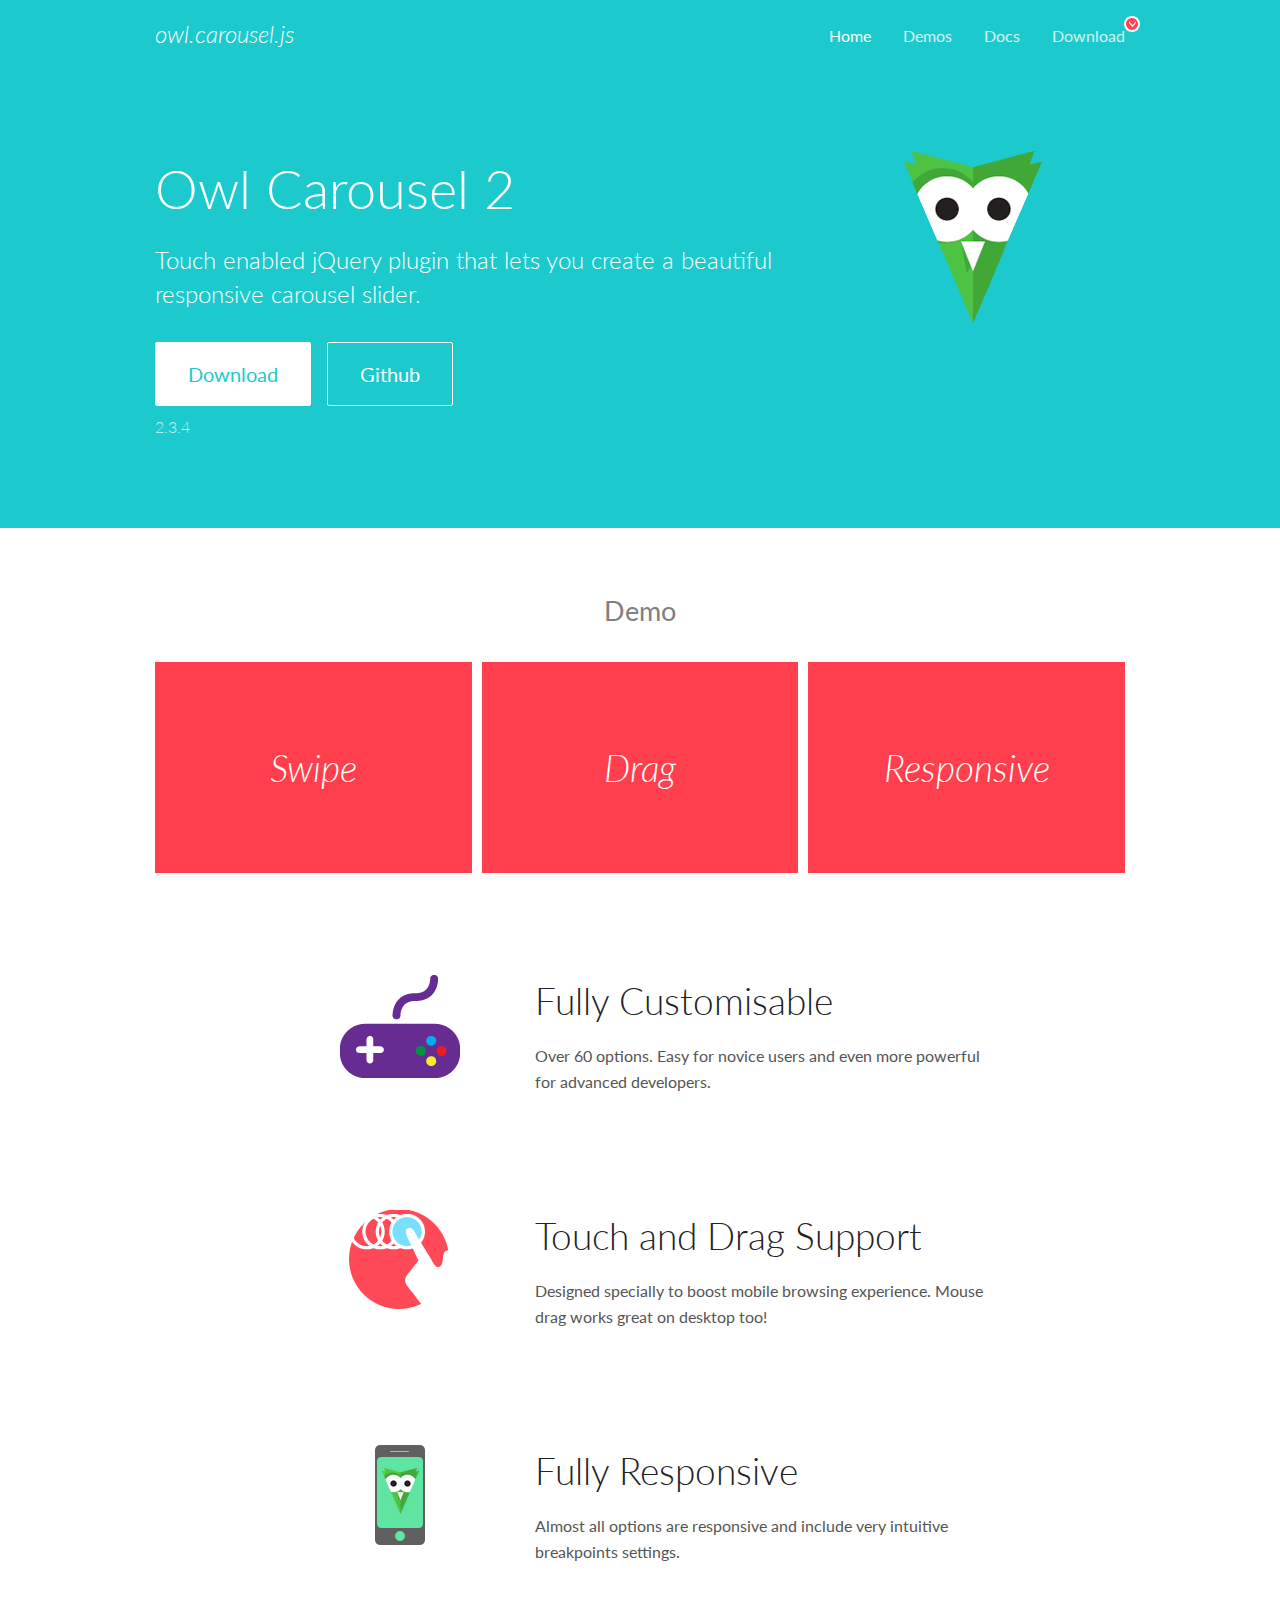
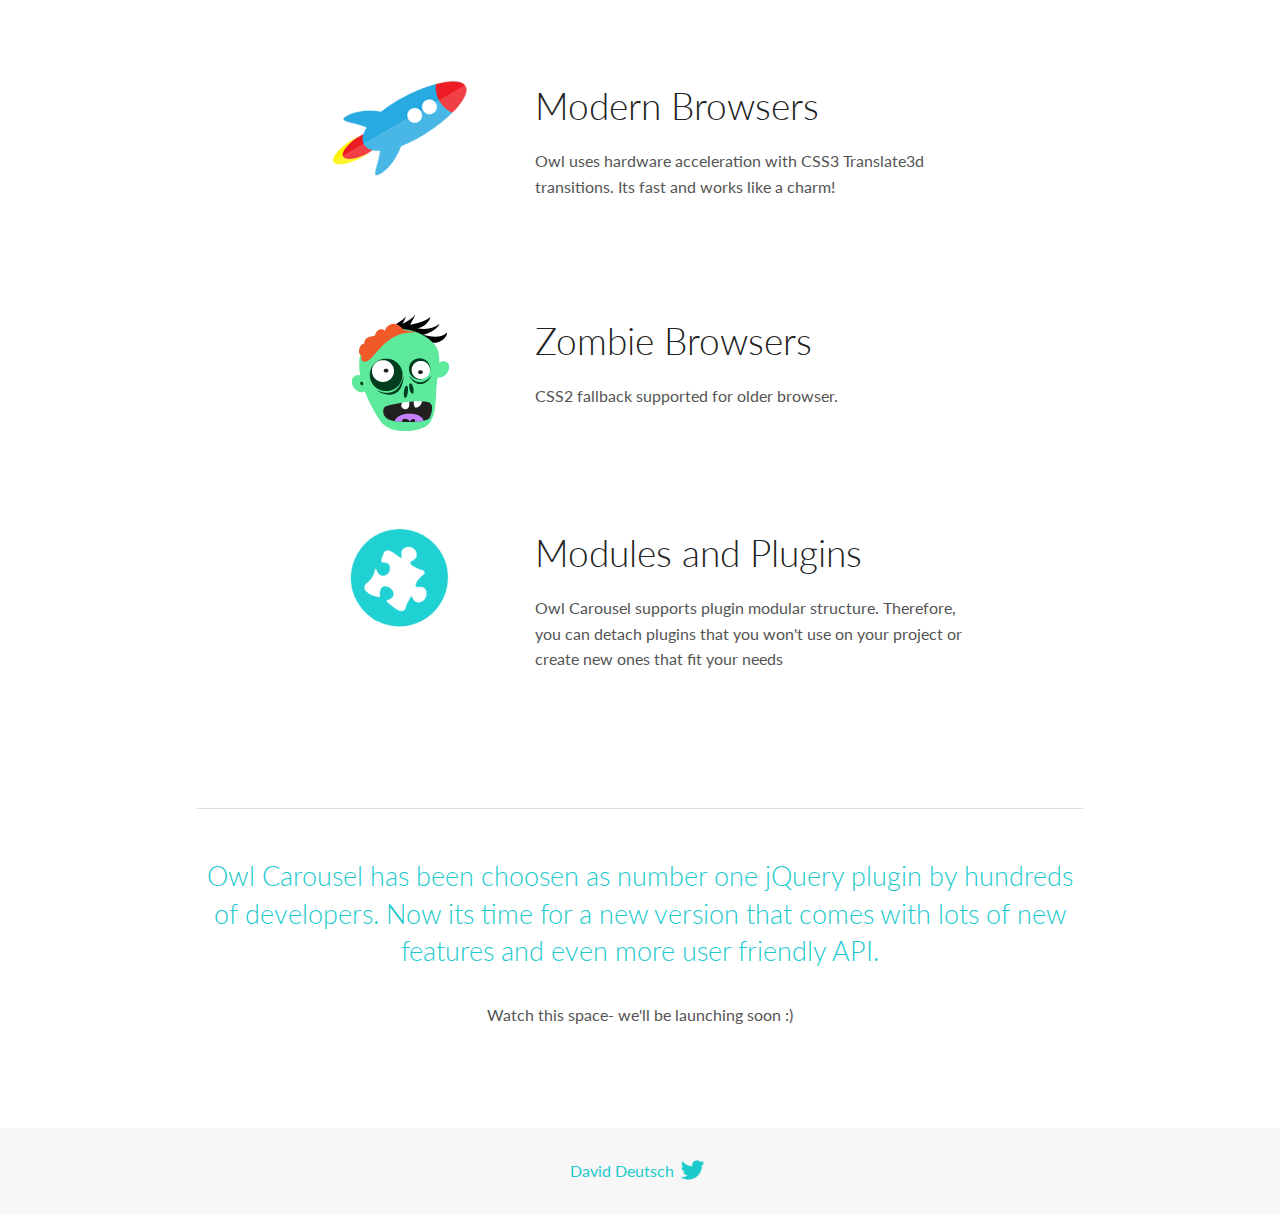
<file: OwlCarousel2-2.3.4/docs/index.html>
<!DOCTYPE html>
<html lang="en">
  <head>

    <!-- head -->
    <meta charset="utf-8">
    <meta name="msapplication-tap-highlight" content="no" />
    <meta name="viewport" content="width=device-width, initial-scale=1.0" />
    <meta name="description" content="Touch enabled jQuery plugin that lets you create beautiful responsive carousel slider.">
    <meta name="author" content="David Deutsch">
    <title>
      Home | Owl Carousel | 2.3.4
    </title>

    <!-- Stylesheets -->
    <link href='https://fonts.googleapis.com/css?family=Lato:300,400,700,400italic,300italic' rel='stylesheet' type='text/css'>
    <link rel="stylesheet" href="assets/css/docs.theme.min.css">

    <!-- Owl Stylesheets -->
    <link rel="stylesheet" href="assets/owlcarousel/assets/owl.carousel.min.css">
    <link rel="stylesheet" href="assets/owlcarousel/assets/owl.theme.default.min.css">

    <!-- HTML5 shim and Respond.js IE8 support of HTML5 elements and media queries -->

    <!--[if lt IE 9]>
      <script src="https://oss.maxcdn.com/libs/html5shiv/3.7.0/html5shiv.js"></script>
      <script src="https://oss.maxcdn.com/libs/respond.js/1.3.0/respond.min.js"></script>
    <![endif]-->

    <!-- Favicons -->
    <link rel="apple-touch-icon-precomposed" sizes="144x144" href="assets/ico/apple-touch-icon-144-precomposed.png">
    <link rel="shortcut icon" href="assets/ico/favicon.png">
    <link rel="shortcut icon" href="favicon.ico">

    <!-- Yeah i know js should not be in header. Its required for demos.-->

    <!-- javascript -->
    <script src="assets/vendors/jquery.min.js"></script>
    <script src="assets/owlcarousel/owl.carousel.js"></script>
  </head>
  <body>

    <!-- header -->
    <header class="header">
      <div class="row">
        <div class="large-12 columns">
          <div class="brand left">
            <h3>
              <a href="/OwlCarousel2/">owl.carousel.js</a> 
            </h3>
          </div>
          <a id="toggle-nav" class="right">
            <span></span> <span></span> <span></span> 
          </a> 
          <div class="nav-bar">
            <ul class="clearfix">
              <li class="active">
                <a href="/OwlCarousel2/index.html">Home</a> 
              </li>
              <li> <a href="/OwlCarousel2/demos/demos.html">Demos</a>  </li>
              <li> <a href="/OwlCarousel2/docs/started-welcome.html">Docs</a>  </li>
              <li>
                <a href="https://github.com/OwlCarousel2/OwlCarousel2/archive/2.3.4.zip">Download</a> 
                <span class="download"></span> 
              </li>
            </ul>
          </div>
        </div>
      </div>
    </header>

    <!-- home panel -->
    <section id="hero">
      <div class="row">
        <div class="large-8 medium-8 columns">
          <h1>Owl Carousel 2</h1>
          <h4>Touch enabled jQuery plugin that lets you create a beautiful responsive carousel slider.</h4>
          <a href="https://github.com/OwlCarousel2/OwlCarousel2/archive/2.3.4.zip" class="hero-button">Download</a> 
          <a href="https://github.com/OwlCarousel2/OwlCarousel2" class="hero-button outline">Github</a> 
          <p>2.3.4</p>
        </div>
        <div class="large-4 medium-4 columns">
          <img class="owl-logo" src="assets/img/owl-logo.png" alt="mr. Owl">
        </div>
      </div>
    </section>

    <!-- body -->
    <div class="home-demo">
      <div class="row">
        <div class="large-12 columns">
          <h3>Demo</h3>
          <div class="owl-carousel">
            <div class="item">
              <h2>Swipe</h2>
            </div>
            <div class="item">
              <h2>Drag</h2>
            </div>
            <div class="item">
              <h2>Responsive</h2>
            </div>
            <div class="item">
              <h2>CSS3</h2>
            </div>
            <div class="item">
              <h2>Fast</h2>
            </div>
            <div class="item">
              <h2>Easy</h2>
            </div>
            <div class="item">
              <h2>Free</h2>
            </div>
            <div class="item">
              <h2>Upgradable</h2>
            </div>
            <div class="item">
              <h2>Tons of options</h2>
            </div>
            <div class="item">
              <h2>Infinity</h2>
            </div>
            <div class="item">
              <h2>Auto Width</h2>
            </div>
          </div>
        </div>
      </div>
    </div>
    <script>
      var owl = $('.owl-carousel');
      owl.owlCarousel({
        margin: 10,
        loop: true,
        responsive: {
          0: {
            items: 1
          },
          600: {
            items: 2
          },
          1000: {
            items: 3
          }
        }
      })
    </script>

    <!-- features -->
    <div id="features">
      <div class="row">
        <div class="small-12 medium-9 small-centered columns">
          <section class="row feature">
            <div class="medium-4 small-12 columns">
              <img src="assets/img/feature-options.png" alt="">
            </div>
            <div class="medium-8 small-12 columns">
              <h2>Fully Customisable</h2>
              <p>Over 60 options. Easy for novice users and even more powerful for advanced developers.</p>
            </div>
          </section>
          <section class="row feature">
            <div class="medium-4 small-12 columns">
              <img src="assets/img/feature-drag.png" alt="">
            </div>
            <div class="medium-8 small-12 columns">
              <h2>Touch and Drag Support</h2>
              <p>Designed specially to boost mobile browsing experience. Mouse drag works great on desktop too!</p>
            </div>
          </section>
          <section class="row feature">
            <div class="medium-4 small-12 columns">
              <img src="assets/img/feature-responsive.png" alt="">
            </div>
            <div class="medium-8 small-12 columns">
              <h2>Fully Responsive</h2>
              <p>Almost all options are responsive and include very intuitive breakpoints settings.</p>
            </div>
          </section>
          <section class="row feature">
            <div class="medium-4 small-12 columns">
              <img src="assets/img/feature-modern.png" alt="">
            </div>
            <div class="medium-8 small-12 columns">
              <h2>Modern Browsers</h2>
              <p>Owl uses hardware acceleration with CSS3 Translate3d transitions. Its fast and works like a charm! </p>
            </div>
          </section>
          <section class="row feature">
            <div class="medium-4 small-12 columns">
              <img src="assets/img/feature-zombie.png" alt="">
            </div>
            <div class="medium-8 small-12 columns">
              <h2>Zombie Browsers</h2>
              <p>CSS2 fallback supported for older browser.</p>
            </div>
          </section>
          <section class="row feature">
            <div class="medium-4 small-12 columns">
              <img src="assets/img/feature-module.png" alt="">
            </div>
            <div class="medium-8 small-12 columns">
              <h2>Modules and Plugins</h2>
              <p>Owl Carousel supports plugin modular structure. Therefore, you can detach plugins that you won&#x27;t use on your project or create new ones that fit your needs</p>
            </div>
          </section>
        </div>
      </div>
    </div>

    <!-- footer -->
    <section id="teaser-text">
      <div class="row">
        <div class="small-12 medium-11 small-centered columns">
          <hr>
          <h3 id="owl-carousel-has-been-choosen-as-number-one-jquery-plugin-by-hundreds-of-developers-now-its-time-for-a-new-version-that-comes-with-lots-of-new-features-and-even-more-user-friendly-api-">Owl Carousel has been choosen as number one jQuery plugin by hundreds of developers. Now its time for a new version that comes with lots of new features and even more user friendly API.</h3>
          <p>Watch this space- we&#39;ll be launching soon :)</p>
        </div>
      </div>
    </section>

    <!-- footer -->
    <footer class="footer">
      <div class="row">
        <div class="large-12 columns">
          <h5>
            <a href="/OwlCarousel2/docs/support-contact.html">David Deutsch</a> 
            <a id="custom-tweet-button" href="https://twitter.com/share?url=https://github.com/OwlCarousel2/OwlCarousel2&text=Owl Carousel - This is so awesome! " target="_blank"></a> 
          </h5>
        </div>
      </div>
    </footer>

    <!-- vendors -->
    <script src="assets/vendors/highlight.js"></script>
    <script src="assets/js/app.js"></script>
  </body>
</html>
</file>
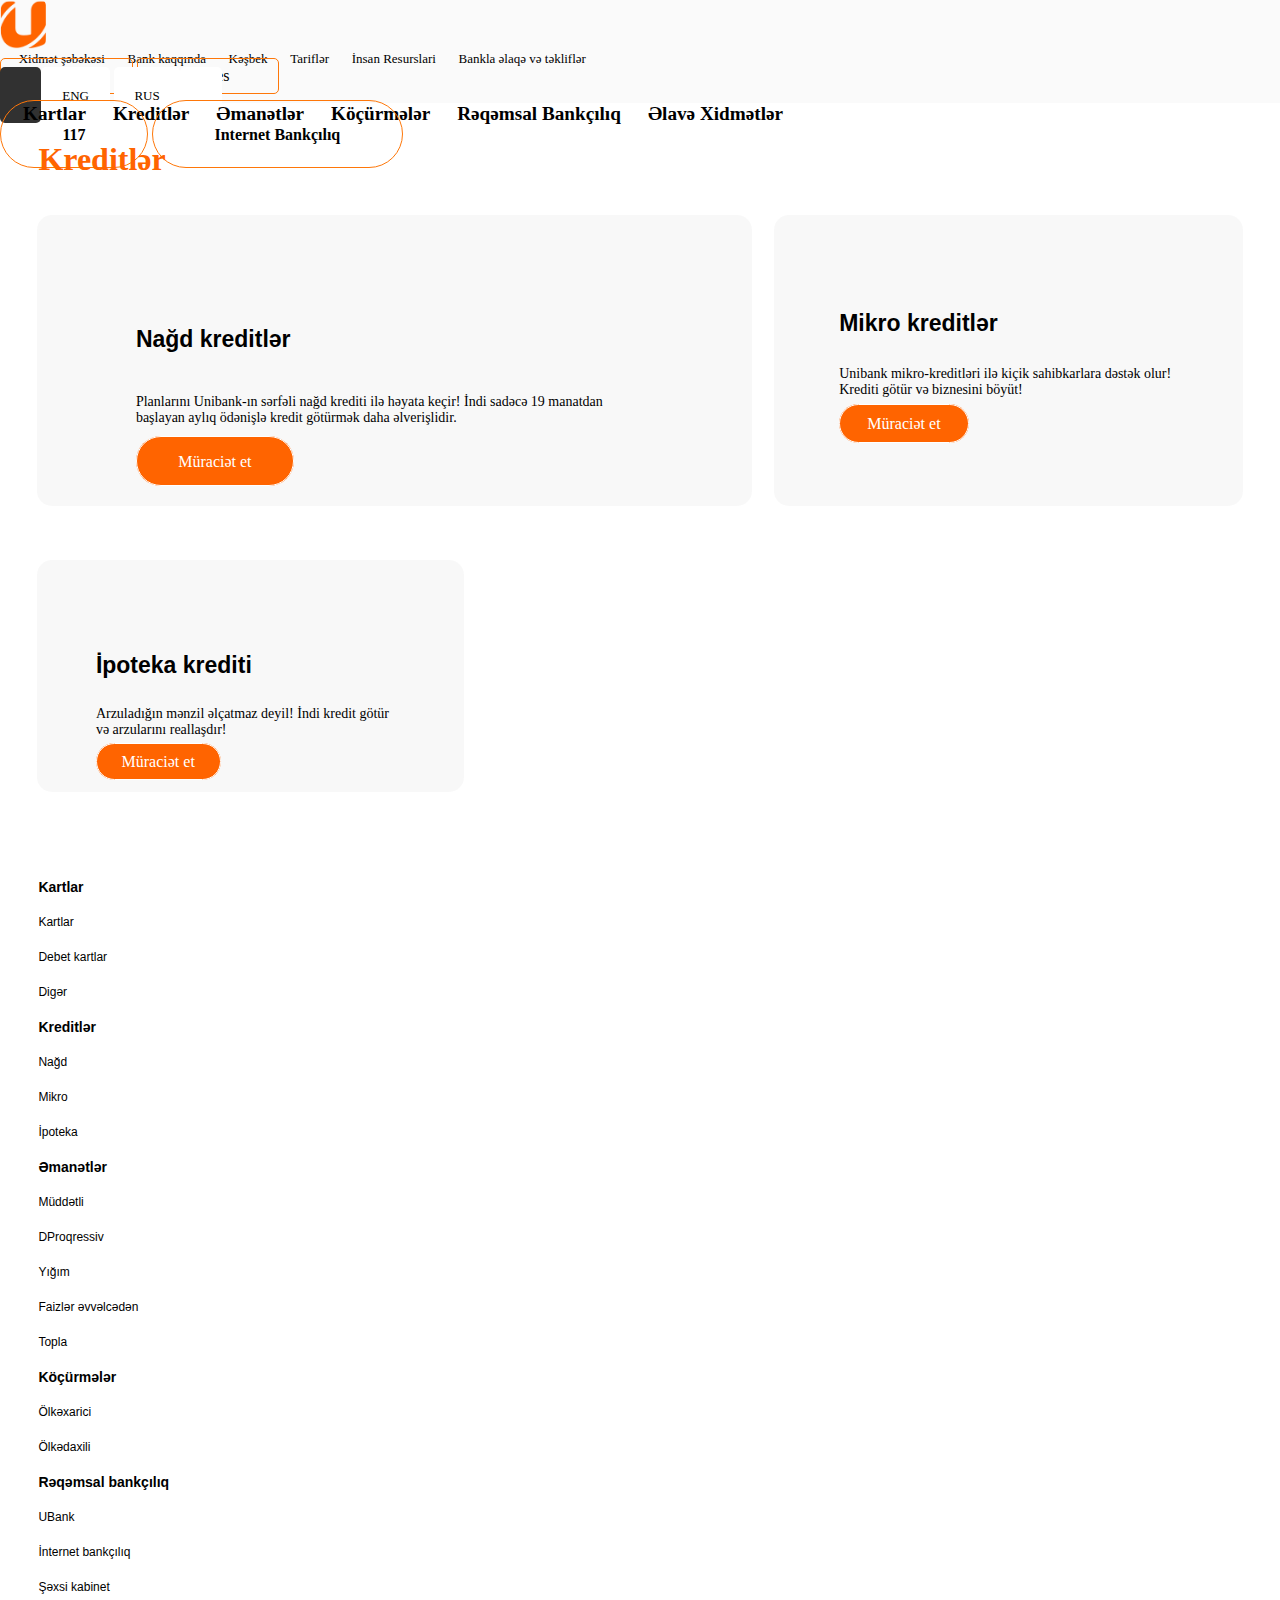
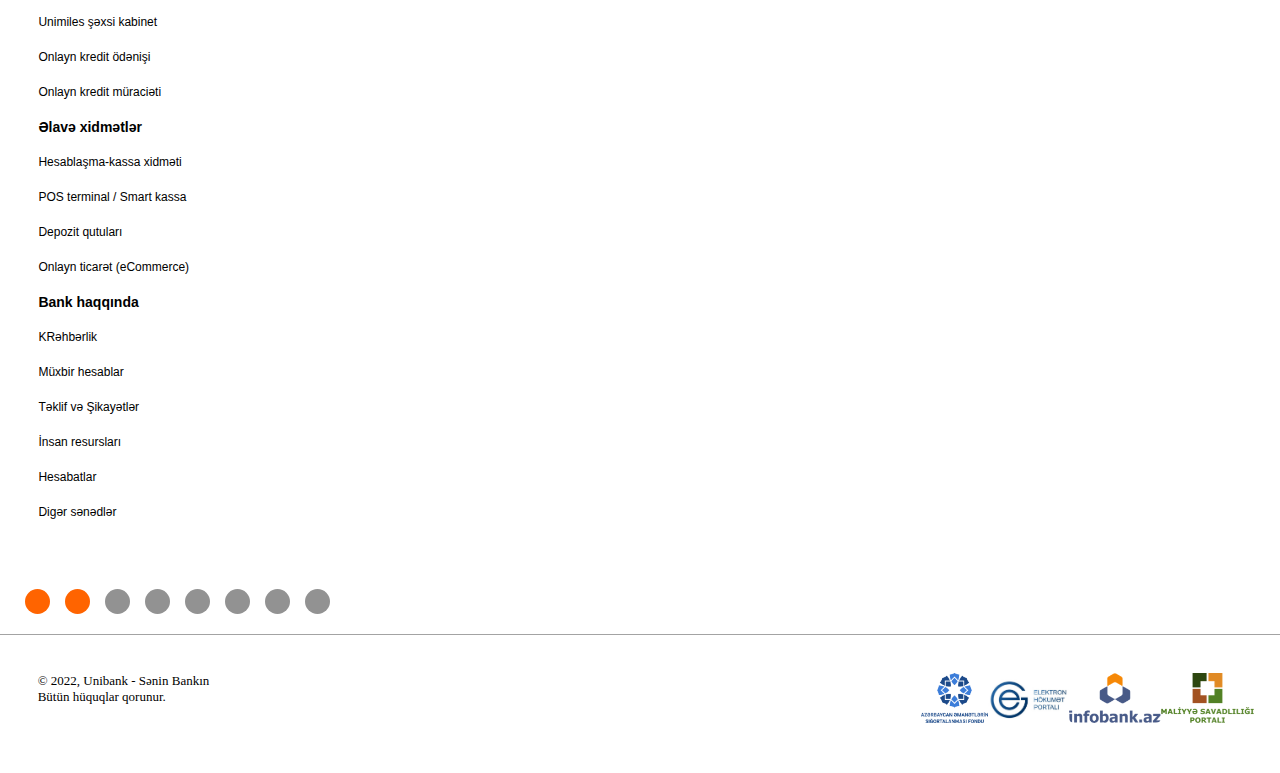
<file: index/index10.html>
<!DOCTYPE html>
<html lang="en">

    <head>
        <meta charset="UTF-8">
        <meta http-equiv="X-UA-Compatible" content="IE=edge">
        <meta name="viewport" content="width=device-width, initial-scale=1.0">
        <title>Ana Səhifə - Unibank</title>
        <link rel="stylesheet" href="https://cdnjs.cloudflare.com/ajax/libs/font-awesome/6.2.0/css/all.min.css"
            integrity="sha512-xh6O/CkQoPOWDdYTDqeRdPCVd1SpvCA9XXcUnZS2FmJNp1coAFzvtCN9BmamE+4aHK8yyUHUSCcJHgXloTyT2A=="
            crossorigin="anonymous" referrerpolicy="no-referrer" />
        <link rel="stylesheet" href="../css/style.css">
        <link href="https://cdn.jsdelivr.net/npm/bootstrap@5.0.2/dist/css/bootstrap.min.css" rel="stylesheet"
            integrity="sha384-EVSTQN3/azprG1Anm3QDgpJLIm9Nao0Yz1ztcQTwFspd3yD65VohhpuuCOmLASjC" crossorigin="anonymous">
        <script src="https://cdn.jsdelivr.net/npm/bootstrap@5.0.2/dist/js/bootstrap.bundle.min.js"
            integrity="sha384-MrcW6ZMFYlzcLA8Nl+NtUVF0sA7MsXsP1UyJoMp4YLEuNSfAP+JcXn/tWtIaxVXM"
            crossorigin="anonymous"></script>
        <link rel="stylesheet" href="../OwlCarousel2-2.3.4/dist/assets/owl.carousel.min.css">
        <link rel="stylesheet" href="../OwlCarousel2-2.3.4/dist/assets/owl.theme.default.min.css">
        <script src="https://ajax.googleapis.com/ajax/libs/jquery/3.6.1/jquery.min.js"></script>
    
    </head>

<body>
    <header class="px-4 ">
        <div class="topbar d-flex justify-content-between align-center py-3 col-md-12 ">

            <div class="logoAndMenu d-flex col-md-7 justify-content-between align-center pe-5 ">
                <div class="logo ">
                    <img src="/img/logonew-orange.png " alt="logo ">
                </div>

                <div class="menu ">
                    <div class="menu ">
                        <a id="first " href="./indexbank2.html">Xidmət şəbəkəsi</a>
                        <a href="./index3.html">Bank kaqqında</a>
                        <a href="./index4.html">Kəşbek</a>
                        <a href="./index5.html">Tariflər</a>
                        <a href="./index6.html">İnsan Resurslari</a>
                        <a href="./index7.html">Bankla əlaqə və təkliflər</a>
                    </div>
                </div>


                <div class="langAndSearchAndArea col-md-5 d-flex justify-content-end align-center ">
                    <div class="area ">
                        <a href="./index.html" class="areaBtn ">Fərdi</a>
                        <a href="./index8.html" class="areaBtn ">Biznes</a>
                    </div>
                    <div class="langAndSearchAndMode ms-2 ">
                        <a class="mode " href="# ">
                            <i class="fa-solid fa-moon "></i>
                        </a>
                        <a class="lang ms-2 " href="# ">ENG</a>
                        <a class="lang ms-2 " href="# ">RUS</a>
                        <a class="search ms-2 " href="# ">
                            <i class="fa-solid fa-magnifying-glass "></i>
                        </a>
                    </div>
                </div>

            </div>
            <div class="bottomBar d-flex col-md-12 py-2 ">
                <div class="menu col-md-8 ">
                    <a href="./index9.html">Kartlar</a>
                    <a href="./index10.html">Kreditlər</a>
                    <a href="./index11.html">Əmanətlər</a>
                    <a href="./index12.html">Köçürmələr</a>
                    <a href="./index13.html">Rəqəmsal Bankçılıq</a>
                    <a href="#">Əlavə Xidmətlər</a>
                </div>
                <div class="contactServices col-md-4 d-flex justify-content-end ">

                    <a class="d-inline-block " href="tel:+05890000111 "><i class="fa-solid fa-phone "></i> 117</a>
                    <a class="d-inline-block ms-2 " href="./indexbank15.html">
                        <i class="fa-solid fa-arrow-right "></i> Internet Bankçılıq</a>
                </div>
            </div>

            <div class="searchbox col-md-12">
                <i class="fa-solid fa-xmark"></i>
                <span>Axtarış</span>
                <div class="searchInput">
                    <input type="text">
                    <i class="fa-solid fa-magnifying-glass"></i>
                </div>
            </div>
    </header>
    <main>
        <h1 class="text-about">Kreditlər</h1>
        <div class="card-group col-md-12 d-flex">
            <div class="card6 col-md-6">
                <div class="card-body6">
                    <i class="fa-solid fa-hand-holding icon10"></i>
                    <div class="card-text9">
                        <h5 class="card-title-9">Nağd kreditlər</h5>
                        <p class="card-text-9">Planlarını Unibank-ın sərfəli nağd krediti ilə həyata keçir! İndi sadəcə
                            19 manatdan başlayan aylıq ödənişlə kredit götürmək daha əlverişlidir.</p>
                        <a href="#" class="bottom9">Müraciət et</a>
                    </div>
                </div>
            </div>
            <div class="card6 col-md-6">
                <div class="card-body6">
                    <i class="fa-solid fa-basket-shopping icon10"></i>
                    <div class="card-text9">
                        <h5 class="card-title-9">Mikro kreditlər</h5>
                        <p class="card-text-9">Unibank mikro-kreditləri ilə kiçik sahibkarlara dəstək olur! Krediti
                            götür və biznesini böyüt!</p>
                        <a href="#" class="bottom9">Müraciət et</a>
                    </div>
                </div>
            </div>
        </div>
        <div class="card-group col-md-12 d-flex">
            <div class="card6 col-md-6">
                <div class="card-body6">
                    <i class="fa-solid fa-building-columns icon10"></i>
                    <div class="card-text9">
                        <h5 class="card-title-9">İpoteka krediti</h5>
                        <p class="card-text-9">Arzuladığın mənzil əlçatmaz deyil! İndi kredit götür və arzularını
                            reallaşdır!</p>
                        <a href="#" class="bottom9">Müraciət et</a>
                    </div>
                </div>
            </div>

    </main>

    <footer>
        <div class="footer-menu d-flex">
            <div class="menu-1 d">
                <a href="">Kartlar</a>
                <a href="">Kartlar</a>
                <a href="">Debet kartlar</a>
                <a href="">Digər</a>
            </div>
            <div class="menu-1">
                <a href="">Kreditlər</a>
                <a href="">Nağd</a>
                <a href="">Mikro</a>
                <a href="">İpoteka</a>
            </div>
            <div class="menu-1">
                <a href="">Əmanətlər</a>
                <a href="">Müddətli</a>
                <a href="">DProqressiv</a>
                <a href="">Yığım</a>
                <a href="">Faizlər əvvəlcədən</a>
                <a href="">Topla</a>
            </div>
            <div class="menu-1">
                <a href="">Köçürmələr</a>
                <a href="">Ölkəxarici</a>
                <a href="">Ölkədaxili</a>
            </div>
            <div class="menu-1">
                <a href="">Rəqəmsal bankçılıq</a>
                <a href="">UBank</a>
                <a href="">İnternet bankçılıq</a>
                <a href="">Şəxsi kabinet</a>
                <a href="">Unimiles şəxsi kabinet</a>
                <a href="">Onlayn kredit ödənişi</a>
                <a href="">Onlayn kredit müraciəti</a>
            </div>
            <div class="menu-1">
                <a href="">Əlavə xidmətlər</a>
                <a href="">Hesablaşma-kassa xidməti</a>
                <a href="">POS terminal / Smart kassa</a>
                <a href="">Depozit qutuları</a>
                <a href="">Onlayn ticarət (eCommerce)</a>
            </div>
            <div class="menu-1">
                <a href="">Bank haqqında</a>
                <a href="">KRəhbərlik</a>
                <a href="">Müxbir hesablar</a>
                <a href="">Təklif və Şikayətlər</a>
                <a href="">İnsan resursları</a>
                <a href="">Hesabatlar</a>
                <a href="">Digər sənədlər</a>
            </div>
        </div>
        <div class="footer_icons">
            <a href="https://itunes.apple.com/ru/app/unibank-mobile/id1073632425" class="footer_icon">
                <i class="fa-brands fa-apple"></i>
            </a>
            <a href="https://play.google.com/store/apps/details?id=az.unibank.mbanking" class="footer_icon">
                <i class="fa-brands fa-android"></i>
            </a>
            <a href="https://www.facebook.com/unibank.az/" class="footer_icon">
                <i class="fa-brands fa-facebook"></i>
            </a>
            <a href="https://twitter.com/unibank" class="footer_icon">
                <i class="fa-brands fa-twitter"></i>
            </a>
            <a href="https://www.linkedin.com/company/unibankazerbaijan/" class="footer_icon">
                <i class="fa-brands fa-linkedin"></i>
            </a>
            <a href="https://www.youtube.com/c/UnibankAze" class="footer_icon">
                <i class="fa-brands fa-youtube"></i>
            </a>
            <a href="https://www.instagram.com/unibank.az/" class="footer_icon">
                <i class="fa-brands fa-instagram"></i>
            </a>
            <a href="https://t.me/UnibankAZ" class="footer_icon">
                <i class="fa-brands fa-telegram"></i>
            </a>

        </div>
        </div>
        <div class="footer_infos">
            <div class="footer_info">
                <div class="footer-text">
                    © 2022, Unibank - Sənin Bankın </div>
                <div class=" footer-text">
                    Bütün hüquqlar qorunur. </div>
            </div>
            <div class="footer_partners">
                <a class="footer_partner" href="http://adif.az/" target="_blank">
                    <img src="/img/adif.png" alt="">
                </a>
                <a class="footer_partner" href="https://www.e-gov.az/" target="_blank">
                    <img src="/img/Elektron-hokumet-1.jpg" alt="">
                </a>
                <a class="footer_partner" href="https://infobank.az/" target="_blank">
                    <img src="/img/infobank.png" alt="">
                </a>
                <a class="footer_partner" href="https://bizimpullar.az/" target="_blank">
                    <img src="/img/msp.png" alt="">
                </a>
            </div>
        </div>
        </div>
    </footer>
    <script src="../OwlCarousel2-2.3.4/dist/owl.carousel.min.js"></script>
    <script src="../js/style.js"></script>
</body>

</html>
</file>
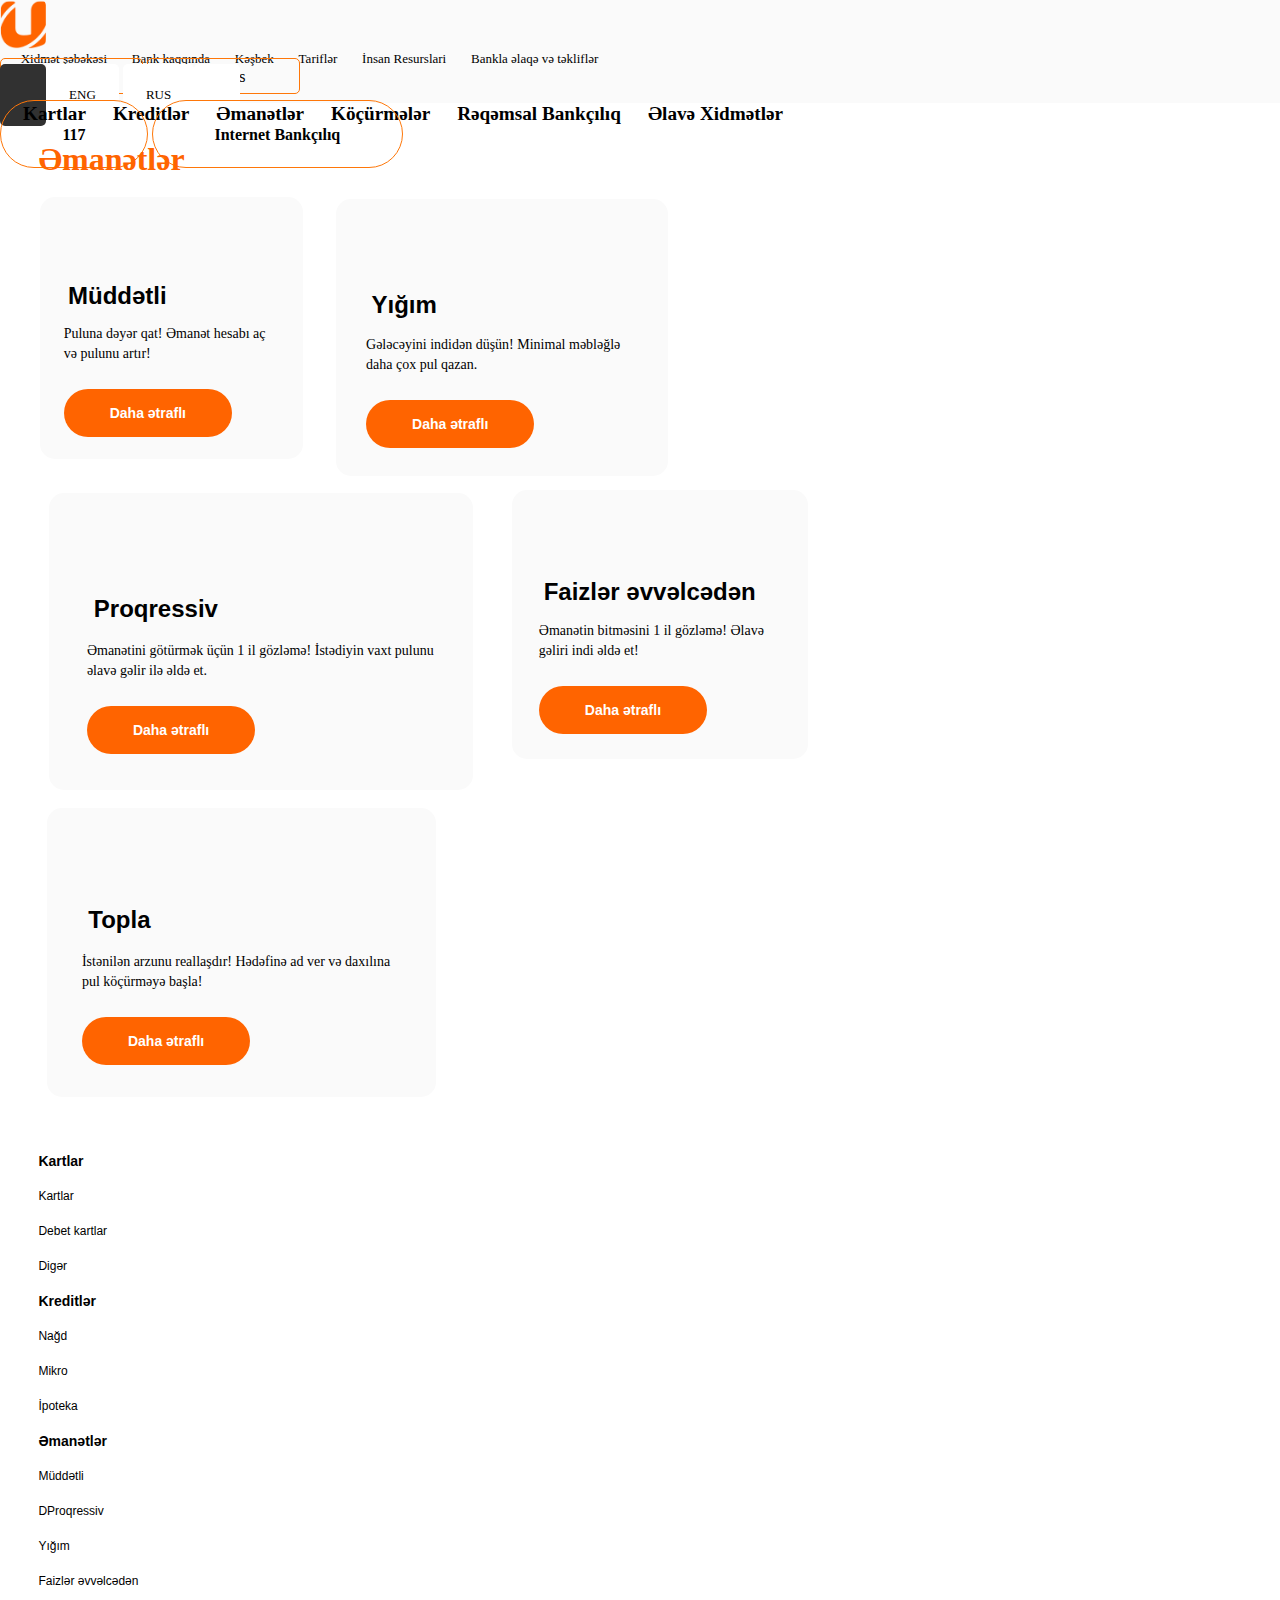
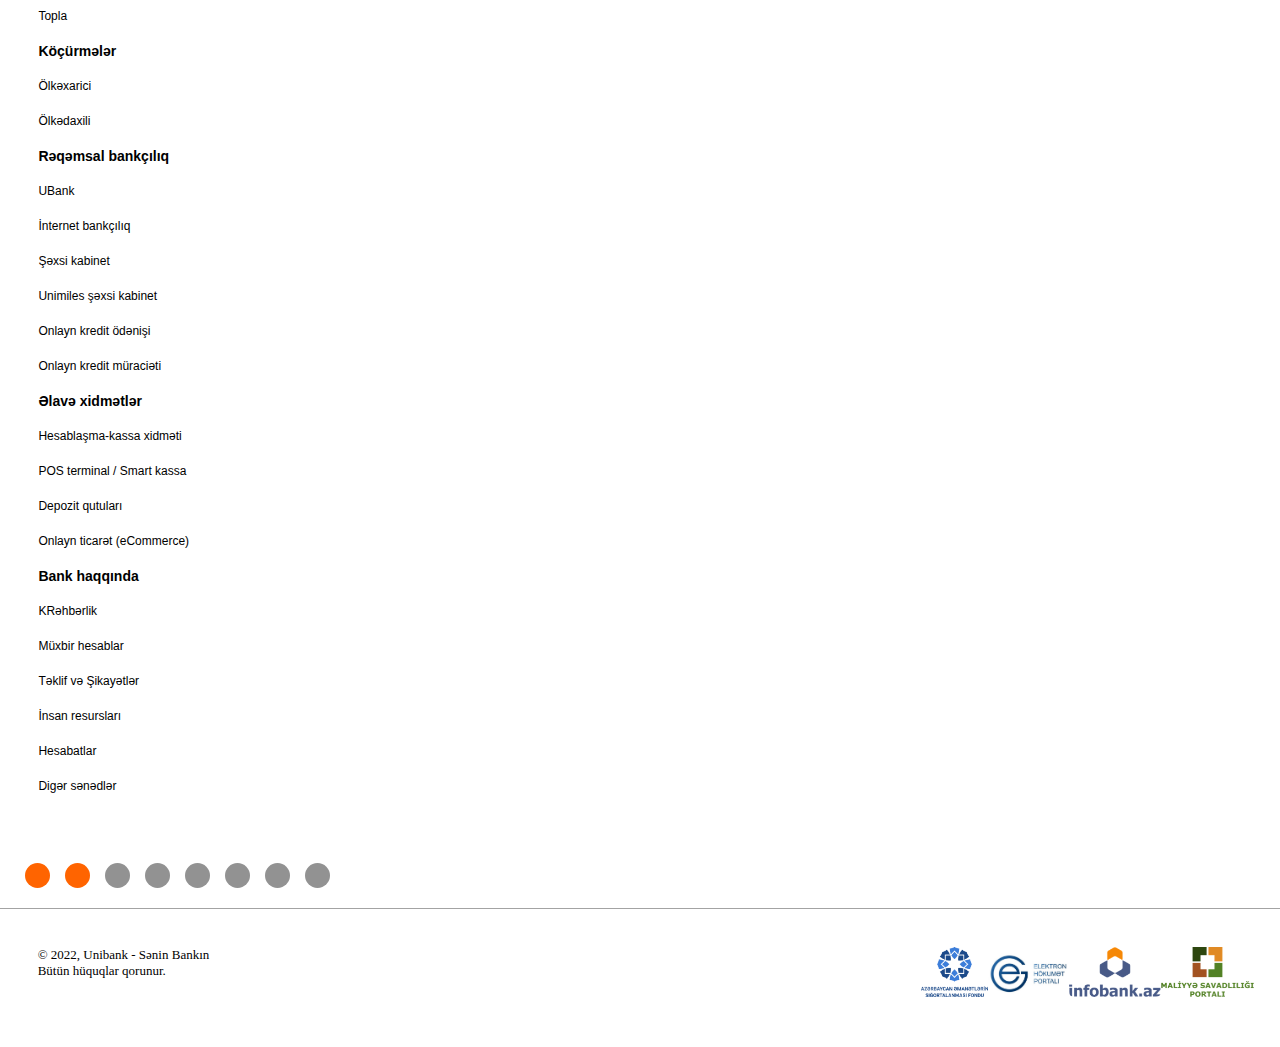
<file: index/index11.html>
<!DOCTYPE html>
<html lang="en">

<head>
    <meta charset="UTF-8">
    <meta http-equiv="X-UA-Compatible" content="IE=edge">
    <meta name="viewport" content="width=device-width, initial-scale=1.0">
    <title>Ana Səhifə - Unibank</title>
    <link rel="stylesheet" href="https://cdnjs.cloudflare.com/ajax/libs/font-awesome/6.2.0/css/all.min.css"
        integrity="sha512-xh6O/CkQoPOWDdYTDqeRdPCVd1SpvCA9XXcUnZS2FmJNp1coAFzvtCN9BmamE+4aHK8yyUHUSCcJHgXloTyT2A=="
        crossorigin="anonymous" referrerpolicy="no-referrer" />
    <link rel="stylesheet" href="../css/style.css">
    <link href="https://cdn.jsdelivr.net/npm/bootstrap@5.0.2/dist/css/bootstrap.min.css" rel="stylesheet"
        integrity="sha384-EVSTQN3/azprG1Anm3QDgpJLIm9Nao0Yz1ztcQTwFspd3yD65VohhpuuCOmLASjC" crossorigin="anonymous">
    <script src="https://cdn.jsdelivr.net/npm/bootstrap@5.0.2/dist/js/bootstrap.bundle.min.js"
        integrity="sha384-MrcW6ZMFYlzcLA8Nl+NtUVF0sA7MsXsP1UyJoMp4YLEuNSfAP+JcXn/tWtIaxVXM"
        crossorigin="anonymous"></script>
    <link rel="stylesheet" href="../OwlCarousel2-2.3.4/dist/assets/owl.carousel.min.css">
    <link rel="stylesheet" href="../OwlCarousel2-2.3.4/dist/assets/owl.theme.default.min.css">
    <script src="https://ajax.googleapis.com/ajax/libs/jquery/3.6.1/jquery.min.js"></script>

</head>

<body>
    <header class="px-4 ">
        <div class="topbar d-flex justify-content-between align-center py-3 col-md-12 ">

            <div class="logoAndMenu d-flex col-md-7 justify-content-between align-center pe-5 ">
                <div class="logo ">
                    <img src="/img/logonew-orange.png " alt="logo ">
                </div>

                <div class="menu ">
                    <a id="first " href="./indexbank2.html">Xidmət şəbəkəsi</a>
                    <a href="./index3.html">Bank kaqqında</a>
                    <a href="./index4.html">Kəşbek</a>
                    <a href="./index5.html">Tariflər</a>
                    <a href="./index6.html">İnsan Resurslari</a>
                    <a href="./index7.html">Bankla əlaqə və təkliflər</a>
                </div>
            </div>


            <div class="langAndSearchAndArea col-md-5 d-flex justify-content-end align-center ">
                <div class="area ">
                    <a href="./index.html" class="areaBtn ">Fərdi</a>
                    <a href="./index8.html" class="areaBtn ">Biznes</a>
                </div>
                <div class="langAndSearchAndMode ms-2 ">
                    <a class="mode " href="# ">
                        <i class="fa-solid fa-moon "></i>
                    </a>
                    <a class="lang ms-2 " href="# ">ENG</a>
                    <a class="lang ms-2 " href="# ">RUS</a>
                    <a class="search ms-2 " href="# ">
                        <i class="fa-solid fa-magnifying-glass "></i>
                    </a>
                </div>
            </div>

        </div>
        <div class="bottomBar d-flex col-md-12 py-2 ">
            <div class="menu col-md-8 ">
                <a href="./index9.html">Kartlar</a>
                <a href="./index10.html">Kreditlər</a>
                <a href="./index11.html">Əmanətlər</a>
                <a href="./index12.html">Köçürmələr</a>
                <a href="./index13.html">Rəqəmsal Bankçılıq</a>
                <a href="#">Əlavə Xidmətlər</a>
            </div>
            <div class="contactServices col-md-4 d-flex justify-content-end ">

                <a class="d-inline-block " href="tel:+05890000111 "><i class="fa-solid fa-phone "></i> 117</a>
                <a class="d-inline-block ms-2 " href="./indexbank15.html">
                    <i class="fa-solid fa-arrow-right "></i> Internet Bankçılıq</a>
            </div>
        </div>

        <div class="searchbox col-md-12">
            <i class="fa-solid fa-xmark"></i>
            <span>Axtarış</span>
            <div class="searchInput">
                <input type="text">
                <i class="fa-solid fa-magnifying-glass"></i>
            </div>
        </div>
    </header>
    <main>
        <h1 class="text-about">Əmanətlər</h1>
        <div class="depositcards">
            <div class="row11 col-md-12">
                <div class="depositcard col-md-6">
                    <div class="card11">
                        <div class="card-body11">
                            <i class="fa-solid fa-tachograph-digital icon11"></i>
                            <h5 class="card-title11">Müddətli</h5>
                            <p class="card-text11">Puluna dəyər qat! Əmanət hesabı aç və pulunu artır!</p>
                            <a href="#" class=" btn-primary bottom11">Daha ətraflı</a>
                        </div>
                    </div>
                </div>
                <div class="depositcard col-md-6">
                    <div class="card11">
                        <div class="card-body11">
                            <i class="fa-solid fa-shop icon11"></i>
                            <h5 class="card-title11">Yığım</h5>
                            <p class="card-text11">Gələcəyini indidən düşün! Minimal məbləğlə daha çox pul qazan.</p>
                            <a href="#" class="btn-primary bottom11">Daha ətraflı</a>
                        </div>
                    </div>
                </div>
            </div>
            <div class="row11 col-md-12">
                <div class="depositcard col-md-6">
                    <div class="card11">
                        <div class="card-body11">
                            <i class="fa-solid fa-chart-simple icon11"></i>
                            <h5 class="card-title11">Proqressiv</h5>
                            <p class="card-text11">Əmanətini götürmək üçün 1 il gözləmə! İstədiyin vaxt pulunu əlavə
                                gəlir ilə əldə et.</p>
                            <a href="#" class=" btn-primary bottom11">Daha ətraflı</a>
                        </div>
                    </div>
                </div>
                <div class="depositcard col-md-6">
                    <div class="card11">
                        <div class="card-body11">
                            <i class="fa-solid fa-clock icon11"></i>
                            <h5 class="card-title11"> Faizlər əvvəlcədən</h5>
                            <p class="card-text11">Əmanətin bitməsini 1 il gözləmə! Əlavə gəliri indi əldə et!</p>
                            <a href="#" class=" btn-primary bottom11">Daha ətraflı</a>
                        </div>
                    </div>
                </div>
            </div>
            <div class="row11 col-md-12">
                <div class="depositcard col-md-6">
                    <div class="card11">
                        <div class="card-body11">
                            <i class="fa-solid fa-shop icon11"></i>
                            <h5 class="card-title11">Topla</h5>
                            <p class="card-text11">İstənilən arzunu reallaşdır! Hədəfinə ad ver və daxılına pul
                                köçürməyə başla!</p>
                            <a href="#" class=" btn-primary bottom11">Daha ətraflı</a>
                        </div>
                    </div>
                </div>
            </div>
        </div>


    </main>

    <footer>
        <div class="footer-menu d-flex">
            <div class="menu-1 d">
                <a href="">Kartlar</a>
                <a href="">Kartlar</a>
                <a href="">Debet kartlar</a>
                <a href="">Digər</a>
            </div>
            <div class="menu-1">
                <a href="">Kreditlər</a>
                <a href="">Nağd</a>
                <a href="">Mikro</a>
                <a href="">İpoteka</a>
            </div>
            <div class="menu-1">
                <a href="">Əmanətlər</a>
                <a href="">Müddətli</a>
                <a href="">DProqressiv</a>
                <a href="">Yığım</a>
                <a href="">Faizlər əvvəlcədən</a>
                <a href="">Topla</a>
            </div>
            <div class="menu-1">
                <a href="">Köçürmələr</a>
                <a href="">Ölkəxarici</a>
                <a href="">Ölkədaxili</a>
            </div>
            <div class="menu-1">
                <a href="">Rəqəmsal bankçılıq</a>
                <a href="">UBank</a>
                <a href="">İnternet bankçılıq</a>
                <a href="">Şəxsi kabinet</a>
                <a href="">Unimiles şəxsi kabinet</a>
                <a href="">Onlayn kredit ödənişi</a>
                <a href="">Onlayn kredit müraciəti</a>
            </div>
            <div class="menu-1">
                <a href="">Əlavə xidmətlər</a>
                <a href="">Hesablaşma-kassa xidməti</a>
                <a href="">POS terminal / Smart kassa</a>
                <a href="">Depozit qutuları</a>
                <a href="">Onlayn ticarət (eCommerce)</a>
            </div>
            <div class="menu-1">
                <a href="">Bank haqqında</a>
                <a href="">KRəhbərlik</a>
                <a href="">Müxbir hesablar</a>
                <a href="">Təklif və Şikayətlər</a>
                <a href="">İnsan resursları</a>
                <a href="">Hesabatlar</a>
                <a href="">Digər sənədlər</a>
            </div>
        </div>
        <div class="footer_icons">
            <a href="https://itunes.apple.com/ru/app/unibank-mobile/id1073632425" class="footer_icon">
                <i class="fa-brands fa-apple"></i>
            </a>
            <a href="https://play.google.com/store/apps/details?id=az.unibank.mbanking" class="footer_icon">
                <i class="fa-brands fa-android"></i>
            </a>
            <a href="https://www.facebook.com/unibank.az/" class="footer_icon">
                <i class="fa-brands fa-facebook"></i>
            </a>
            <a href="https://twitter.com/unibank" class="footer_icon">
                <i class="fa-brands fa-twitter"></i>
            </a>
            <a href="https://www.linkedin.com/company/unibankazerbaijan/" class="footer_icon">
                <i class="fa-brands fa-linkedin"></i>
            </a>
            <a href="https://www.youtube.com/c/UnibankAze" class="footer_icon">
                <i class="fa-brands fa-youtube"></i>
            </a>
            <a href="https://www.instagram.com/unibank.az/" class="footer_icon">
                <i class="fa-brands fa-instagram"></i>
            </a>
            <a href="https://t.me/UnibankAZ" class="footer_icon">
                <i class="fa-brands fa-telegram"></i>
            </a>

        </div>
        </div>
        <div class="footer_infos">
            <div class="footer_info">
                <div class="footer-text">
                    © 2022, Unibank - Sənin Bankın </div>
                <div class=" footer-text">
                    Bütün hüquqlar qorunur. </div>
            </div>
            <div class="footer_partners">
                <a class="footer_partner" href="http://adif.az/" target="_blank">
                    <img src="/img/adif.png" alt="">
                </a>
                <a class="footer_partner" href="https://www.e-gov.az/" target="_blank">
                    <img src="/img/Elektron-hokumet-1.jpg" alt="">
                </a>
                <a class="footer_partner" href="https://infobank.az/" target="_blank">
                    <img src="/img/infobank.png" alt="">
                </a>
                <a class="footer_partner" href="https://bizimpullar.az/" target="_blank">
                    <img src="/img/msp.png" alt="">
                </a>
            </div>
        </div>
        </div>
    </footer>
    <script src="../OwlCarousel2-2.3.4/dist/owl.carousel.min.js"></script>
    <script src="../js/style.js"></script>
</body>

</html>
</file>
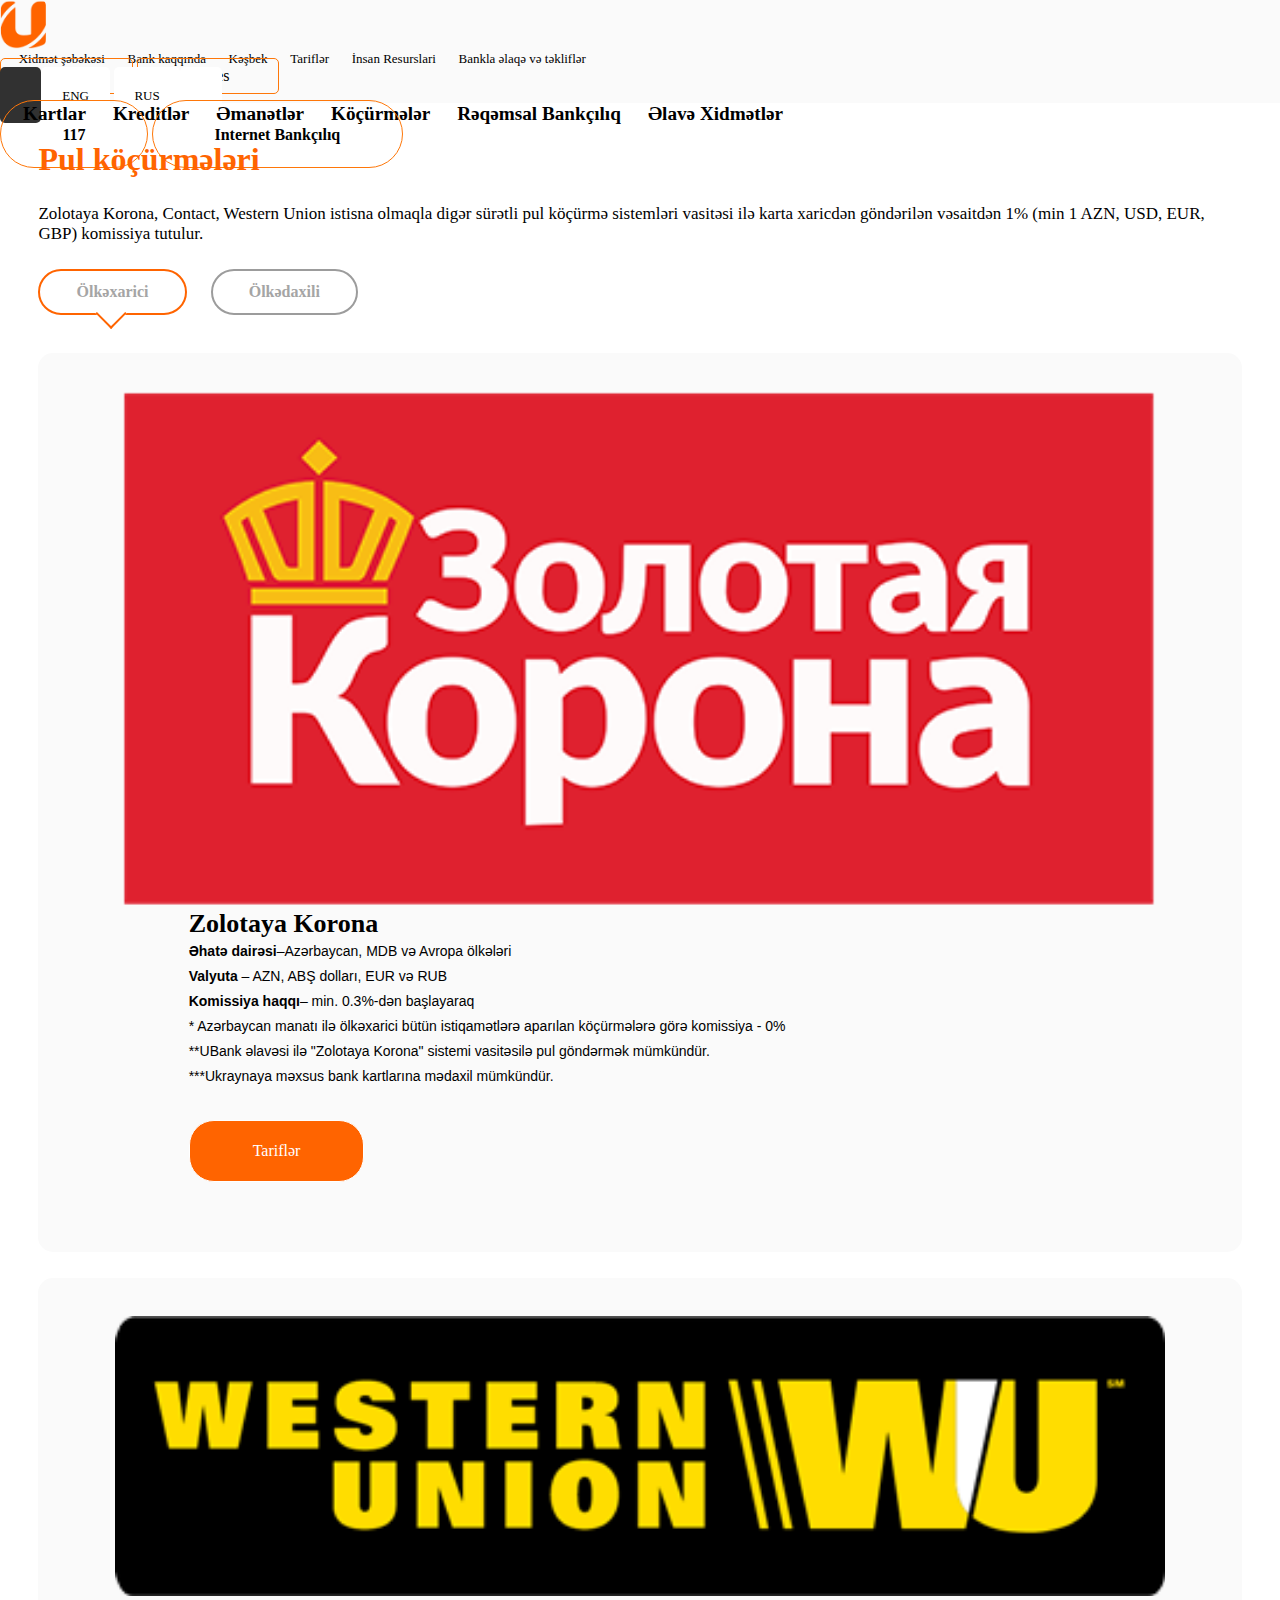
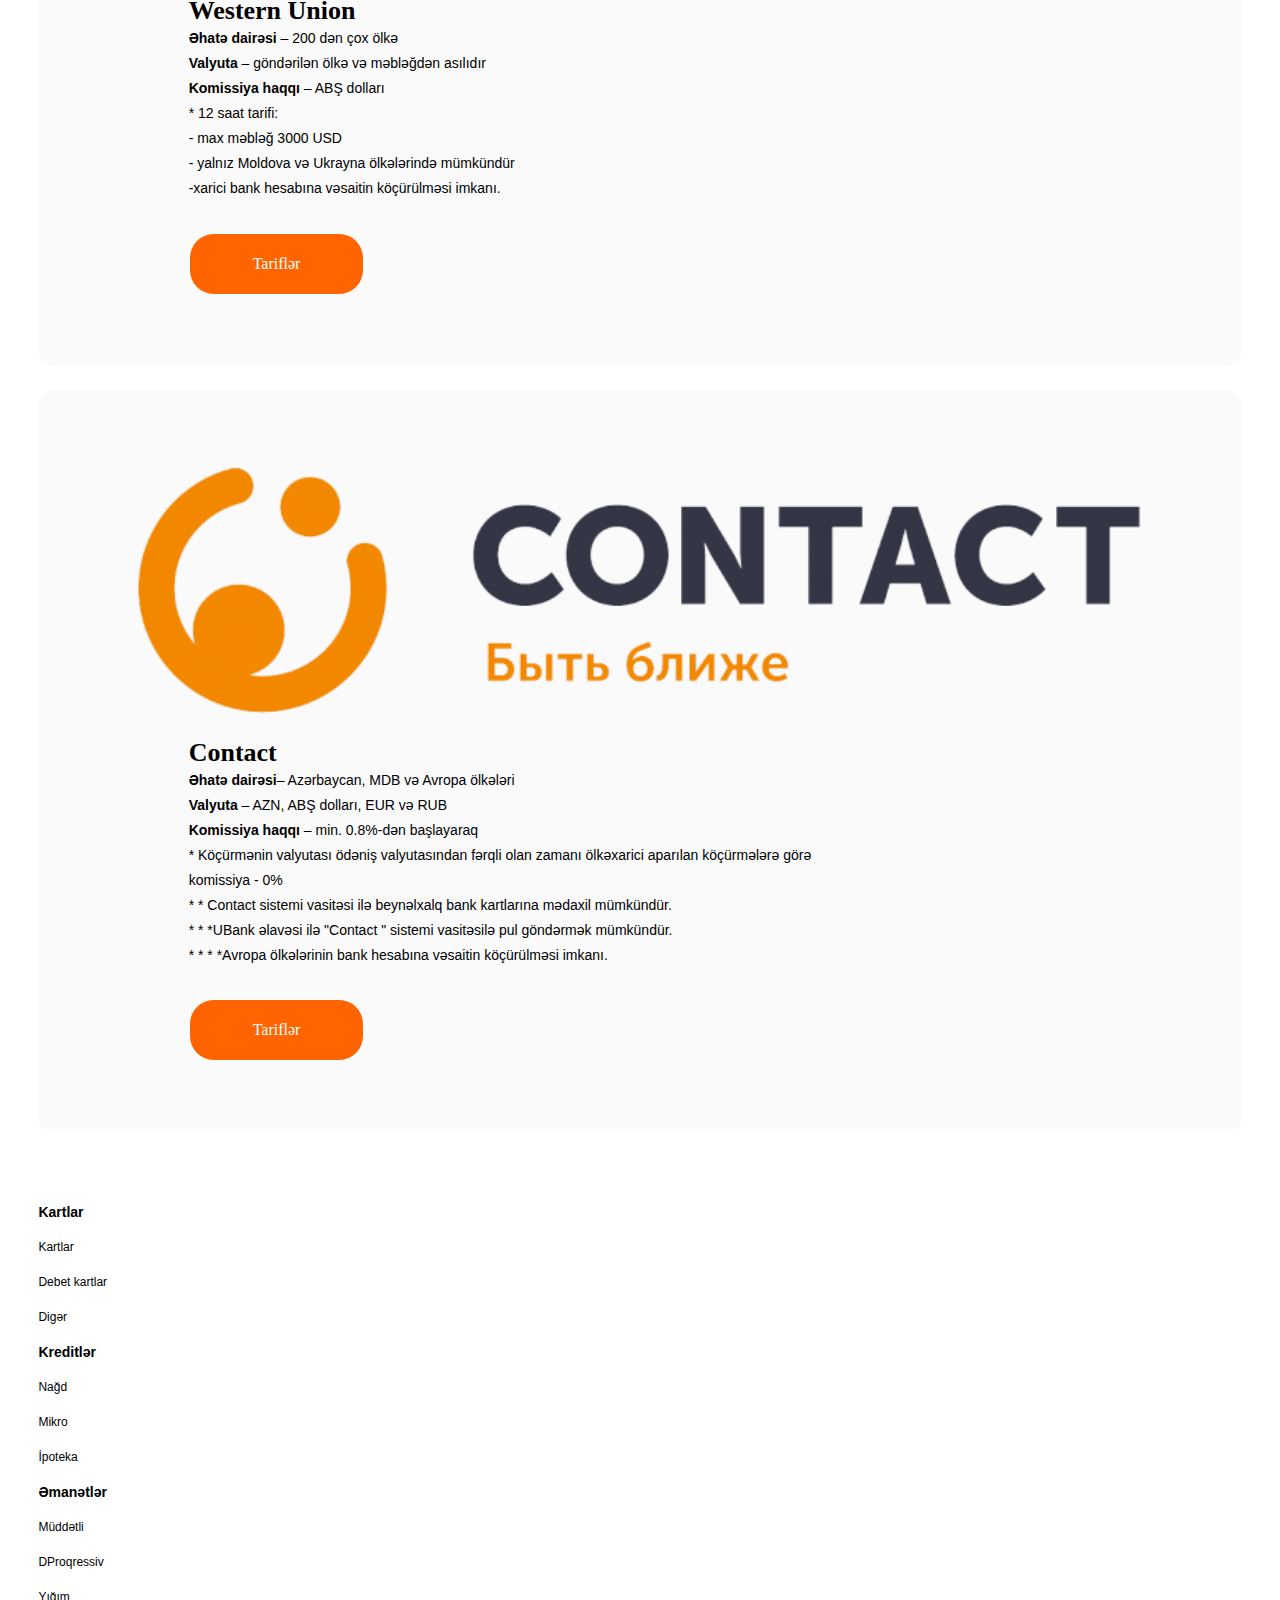
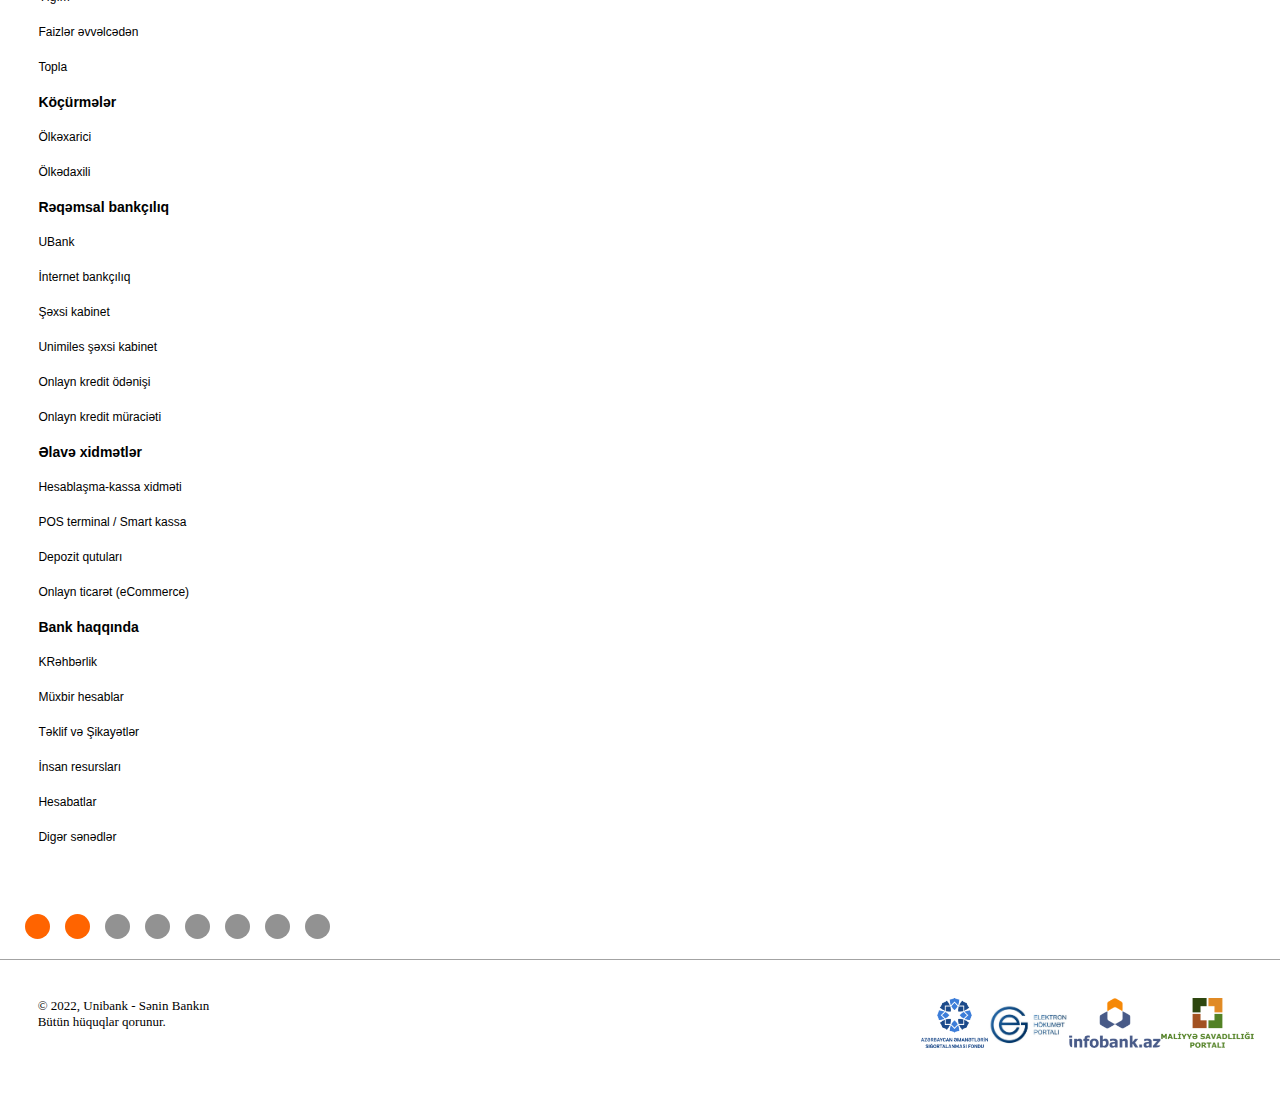
<file: index/index12.html>
<!DOCTYPE html>
<html lang="en">

<head>
    <meta charset="UTF-8">
    <meta http-equiv="X-UA-Compatible" content="IE=edge">
    <meta name="viewport" content="width=device-width, initial-scale=1.0">
    <title>Ana Səhifə - Unibank</title>
    <link rel="stylesheet" href="https://cdnjs.cloudflare.com/ajax/libs/font-awesome/6.2.0/css/all.min.css"
        integrity="sha512-xh6O/CkQoPOWDdYTDqeRdPCVd1SpvCA9XXcUnZS2FmJNp1coAFzvtCN9BmamE+4aHK8yyUHUSCcJHgXloTyT2A=="
        crossorigin="anonymous" referrerpolicy="no-referrer" />
    <link rel="stylesheet" href="../css/style.css">
    <link href="https://cdn.jsdelivr.net/npm/bootstrap@5.0.2/dist/css/bootstrap.min.css" rel="stylesheet"
        integrity="sha384-EVSTQN3/azprG1Anm3QDgpJLIm9Nao0Yz1ztcQTwFspd3yD65VohhpuuCOmLASjC" crossorigin="anonymous">
    <script src="https://cdn.jsdelivr.net/npm/bootstrap@5.0.2/dist/js/bootstrap.bundle.min.js"
        integrity="sha384-MrcW6ZMFYlzcLA8Nl+NtUVF0sA7MsXsP1UyJoMp4YLEuNSfAP+JcXn/tWtIaxVXM"
        crossorigin="anonymous"></script>
    <link rel="stylesheet" href="../OwlCarousel2-2.3.4/dist/assets/owl.carousel.min.css">
    <link rel="stylesheet" href="../OwlCarousel2-2.3.4/dist/assets/owl.theme.default.min.css">
    <script src="https://ajax.googleapis.com/ajax/libs/jquery/3.6.1/jquery.min.js"></script>

</head>

<body>
    <header class="px-4 ">
        <div class="topbar d-flex justify-content-between align-center py-3 col-md-12 ">

            <div class="logoAndMenu d-flex col-md-7 justify-content-between align-center pe-5 ">
                <div class="logo ">
                    <img src="/img/logonew-orange.png " alt="logo ">
                </div>

                <div class="menu ">
                    <div class="menu ">
                        <a id="first " href="./indexbank2.html">Xidmət şəbəkəsi</a>
                        <a href="./index3.html">Bank kaqqında</a>
                        <a href="./index4.html">Kəşbek</a>
                        <a href="./index5.html">Tariflər</a>
                        <a href="./index6.html">İnsan Resurslari</a>
                        <a href="./index7.html">Bankla əlaqə və təkliflər</a>
                    </div>
                </div>


                <div class="langAndSearchAndArea col-md-5 d-flex justify-content-end align-center ">
                    <div class="area ">
                        <a href="./index.html" class="areaBtn ">Fərdi</a>
                        <a href="./index8.html" class="areaBtn ">Biznes</a>
                    </div>
                    <div class="langAndSearchAndMode ms-2 ">
                        <a class="mode " href="# ">
                            <i class="fa-solid fa-moon "></i>
                        </a>
                        <a class="lang ms-2 " href="# ">ENG</a>
                        <a class="lang ms-2 " href="# ">RUS</a>
                        <a class="search ms-2 " href="# ">
                            <i class="fa-solid fa-magnifying-glass "></i>
                        </a>
                    </div>
                </div>

            </div>
            <div class="bottomBar d-flex col-md-12 py-2 ">
                <div class="menu col-md-8 ">
                    <a href="./index9.html">Kartlar</a>
                    <a href="./index10.html">Kreditlər</a>
                    <a href="./index11.html">Əmanətlər</a>
                    <a href="./index12.html">Köçürmələr</a>
                    <a href="./index13.html">Rəqəmsal Bankçılıq</a>
                    <a href="#">Əlavə Xidmətlər</a>
                </div>
                <div class="contactServices col-md-4 d-flex justify-content-end ">

                    <a class="d-inline-block " href="tel:+05890000111 "><i class="fa-solid fa-phone "></i> 117</a>
                    <a class="d-inline-block ms-2 " href="./indexbank15.html">
                        <i class="fa-solid fa-arrow-right "></i> Internet Bankçılıq</a>
                </div>
            </div>

            <div class="searchbox col-md-12">
                <i class="fa-solid fa-xmark"></i>
                <span>Axtarış</span>
                <div class="searchInput">
                    <input type="text">
                    <i class="fa-solid fa-magnifying-glass"></i>
                </div>
            </div>
    </header>
    <main>
        <h1 class="text-about">Pul köçürmələri</h1>
        <p class="contrytext">Zolotaya Korona, Contact, Western Union istisna olmaqla digər sürətli pul köçürmə
            sistemləri vasitəsi ilə karta xaricdən göndərilən vəsaitdən 1% (min 1 AZN, USD, EUR, GBP) komissiya tutulur.
        </p>
        <div class="department-contry">

            <ul class="filterable-contry">
                <li data-place="contry" class="active">Ölkəxarici</li>
                <li data-place="contry">Ölkədaxili</li>
            </ul>
        </div>

        <div class="card9 ">
            <div class="row9 col-md-12 d-flex">
                <div class="col-md-4">
                    <img src="/img/zklogo.webp" alt="">
                </div>
                <div class="col-md-8">
                    <div class="titletext12">
                        <h5 class="card-title9">Zolotaya Korona</h5>
                        <p class="text12"> <strong>Əhatə dairəsi</strong>–Azərbaycan, MDB və Avropa ölkələri</p>
                        <p class="text12"> <strong>Valyuta </strong> – AZN, ABŞ dolları, EUR və RUB</p>
                        <p class="text12"> <strong>Komissiya haqqı</strong>– min. 0.3%-dən başlayaraq</p>
                        <p class="text12">* Azərbaycan manatı ilə ölkəxarici bütün istiqamətlərə aparılan köçürmələrə
                            görə komissiya - 0%</p>
                        <p class="text12">**UBank əlavəsi ilə "Zolotaya Korona" sistemi vasitəsilə pul göndərmək
                            mümkündür.</p>
                        <p class="text12"> ***Ukraynaya məxsus bank kartlarına mədaxil mümkündür.</p>
                        <a href="#" class="bottom-12">Tariflər</a>
                    </div>
                </div>
            </div>
        </div>
        <div class="card9 ">
            <div class="row9 col-md-12 d-flex">
                <div class="col-md-4">
                    <img src="/img/western-union.webp" alt="">
                </div>
                <div class="col-md-8">
                    <div class="titletext12">
                        <h5 class="card-title9">Western Union</h5>
                        <p class="text12"> <strong>Əhatə dairəsi</strong> – 200 dən çox ölkə</p>
                        <p class="text12"> <strong>Valyuta </strong>– göndərilən ölkə və məbləğdən asılıdır</p>
                        <p class="text12"> <strong>Komissiya haqqı</strong> – ABŞ dolları</p>
                        <p class="text12">* 12 saat tarifi:</p>
                        <p class="text12">- max məbləğ 3000 USD</p>
                        <p class="text12">- yalnız Moldova və Ukrayna ölkələrində mümkündür</p>
                        <p class="text12">-xarici bank hesabına vəsaitin köçürülməsi imkanı.</p>
                        <a href="#" class="bottom-12">Tariflər</a>
                    </div>
                </div>
            </div>
        </div>
        <div class="card9 ">
            <div class="row9 col-md-12 d-flex">
                <div class="col-md-4">
                    <img src="/img/contact.webp" alt="">
                </div>
                <div class="col-md-8">
                    <div class="titletext12">
                        <h5 class="card-title9">Contact</h5>
                        <p class="text12"> <strong>Əhatə dairəsi</strong>– Azərbaycan, MDB və Avropa ölkələri</p>
                        <p class="text12"> <strong>Valyuta </strong> – AZN, ABŞ dolları, EUR və RUB</p>
                        <p class="text12"> <strong>Komissiya haqqı</strong> – min. 0.8%-dən başlayaraq</p>
                        <p class="text12">* Köçürmənin valyutası ödəniş valyutasından fərqli olan zamanı ölkəxarici
                            aparılan köçürmələrə görə</p>
                        <p class="text12">komissiya - 0%</p>
                        <p class="text12">* * Contact sistemi vasitəsi ilə beynəlxalq bank kartlarına mədaxil mümkündür.
                        </p>
                        <p class="text12">* * *UBank əlavəsi ilə "Contact " sistemi vasitəsilə pul göndərmək mümkündür.
                        </p>
                        <p class="text12">* * * *Avropa ölkələrinin bank hesabına vəsaitin köçürülməsi imkanı.</p>
                        <a href="#" class="bottom-12">Tariflər</a>
                    </div>
                </div>
            </div>
        </div>


    </main>

    <footer>
        <div class="footer-menu d-flex">
            <div class="menu-1 d">
                <a href="">Kartlar</a>
                <a href="">Kartlar</a>
                <a href="">Debet kartlar</a>
                <a href="">Digər</a>
            </div>
            <div class="menu-1">
                <a href="">Kreditlər</a>
                <a href="">Nağd</a>
                <a href="">Mikro</a>
                <a href="">İpoteka</a>
            </div>
            <div class="menu-1">
                <a href="">Əmanətlər</a>
                <a href="">Müddətli</a>
                <a href="">DProqressiv</a>
                <a href="">Yığım</a>
                <a href="">Faizlər əvvəlcədən</a>
                <a href="">Topla</a>
            </div>
            <div class="menu-1">
                <a href="">Köçürmələr</a>
                <a href="">Ölkəxarici</a>
                <a href="">Ölkədaxili</a>
            </div>
            <div class="menu-1">
                <a href="">Rəqəmsal bankçılıq</a>
                <a href="">UBank</a>
                <a href="">İnternet bankçılıq</a>
                <a href="">Şəxsi kabinet</a>
                <a href="">Unimiles şəxsi kabinet</a>
                <a href="">Onlayn kredit ödənişi</a>
                <a href="">Onlayn kredit müraciəti</a>
            </div>
            <div class="menu-1">
                <a href="">Əlavə xidmətlər</a>
                <a href="">Hesablaşma-kassa xidməti</a>
                <a href="">POS terminal / Smart kassa</a>
                <a href="">Depozit qutuları</a>
                <a href="">Onlayn ticarət (eCommerce)</a>
            </div>
            <div class="menu-1">
                <a href="">Bank haqqında</a>
                <a href="">KRəhbərlik</a>
                <a href="">Müxbir hesablar</a>
                <a href="">Təklif və Şikayətlər</a>
                <a href="">İnsan resursları</a>
                <a href="">Hesabatlar</a>
                <a href="">Digər sənədlər</a>
            </div>
        </div>
        <div class="footer_icons">
            <a href="https://itunes.apple.com/ru/app/unibank-mobile/id1073632425" class="footer_icon">
                <i class="fa-brands fa-apple"></i>
            </a>
            <a href="https://play.google.com/store/apps/details?id=az.unibank.mbanking" class="footer_icon">
                <i class="fa-brands fa-android"></i>
            </a>
            <a href="https://www.facebook.com/unibank.az/" class="footer_icon">
                <i class="fa-brands fa-facebook"></i>
            </a>
            <a href="https://twitter.com/unibank" class="footer_icon">
                <i class="fa-brands fa-twitter"></i>
            </a>
            <a href="https://www.linkedin.com/company/unibankazerbaijan/" class="footer_icon">
                <i class="fa-brands fa-linkedin"></i>
            </a>
            <a href="https://www.youtube.com/c/UnibankAze" class="footer_icon">
                <i class="fa-brands fa-youtube"></i>
            </a>
            <a href="https://www.instagram.com/unibank.az/" class="footer_icon">
                <i class="fa-brands fa-instagram"></i>
            </a>
            <a href="https://t.me/UnibankAZ" class="footer_icon">
                <i class="fa-brands fa-telegram"></i>
            </a>

        </div>
        </div>
        <div class="footer_infos">
            <div class="footer_info">
                <div class="footer-text">
                    © 2022, Unibank - Sənin Bankın </div>
                <div class=" footer-text">
                    Bütün hüquqlar qorunur. </div>
            </div>
            <div class="footer_partners">
                <a class="footer_partner" href="http://adif.az/" target="_blank">
                    <img src="/img/adif.png" alt="">
                </a>
                <a class="footer_partner" href="https://www.e-gov.az/" target="_blank">
                    <img src="/img/Elektron-hokumet-1.jpg" alt="">
                </a>
                <a class="footer_partner" href="https://infobank.az/" target="_blank">
                    <img src="/img/infobank.png" alt="">
                </a>
                <a class="footer_partner" href="https://bizimpullar.az/" target="_blank">
                    <img src="/img/msp.png" alt="">
                </a>
            </div>
        </div>
        </div>
    </footer>
    <script src="../OwlCarousel2-2.3.4/dist/owl.carousel.min.js"></script>
    <script src="../js/style.js"></script>
</body>

</html>
</file>
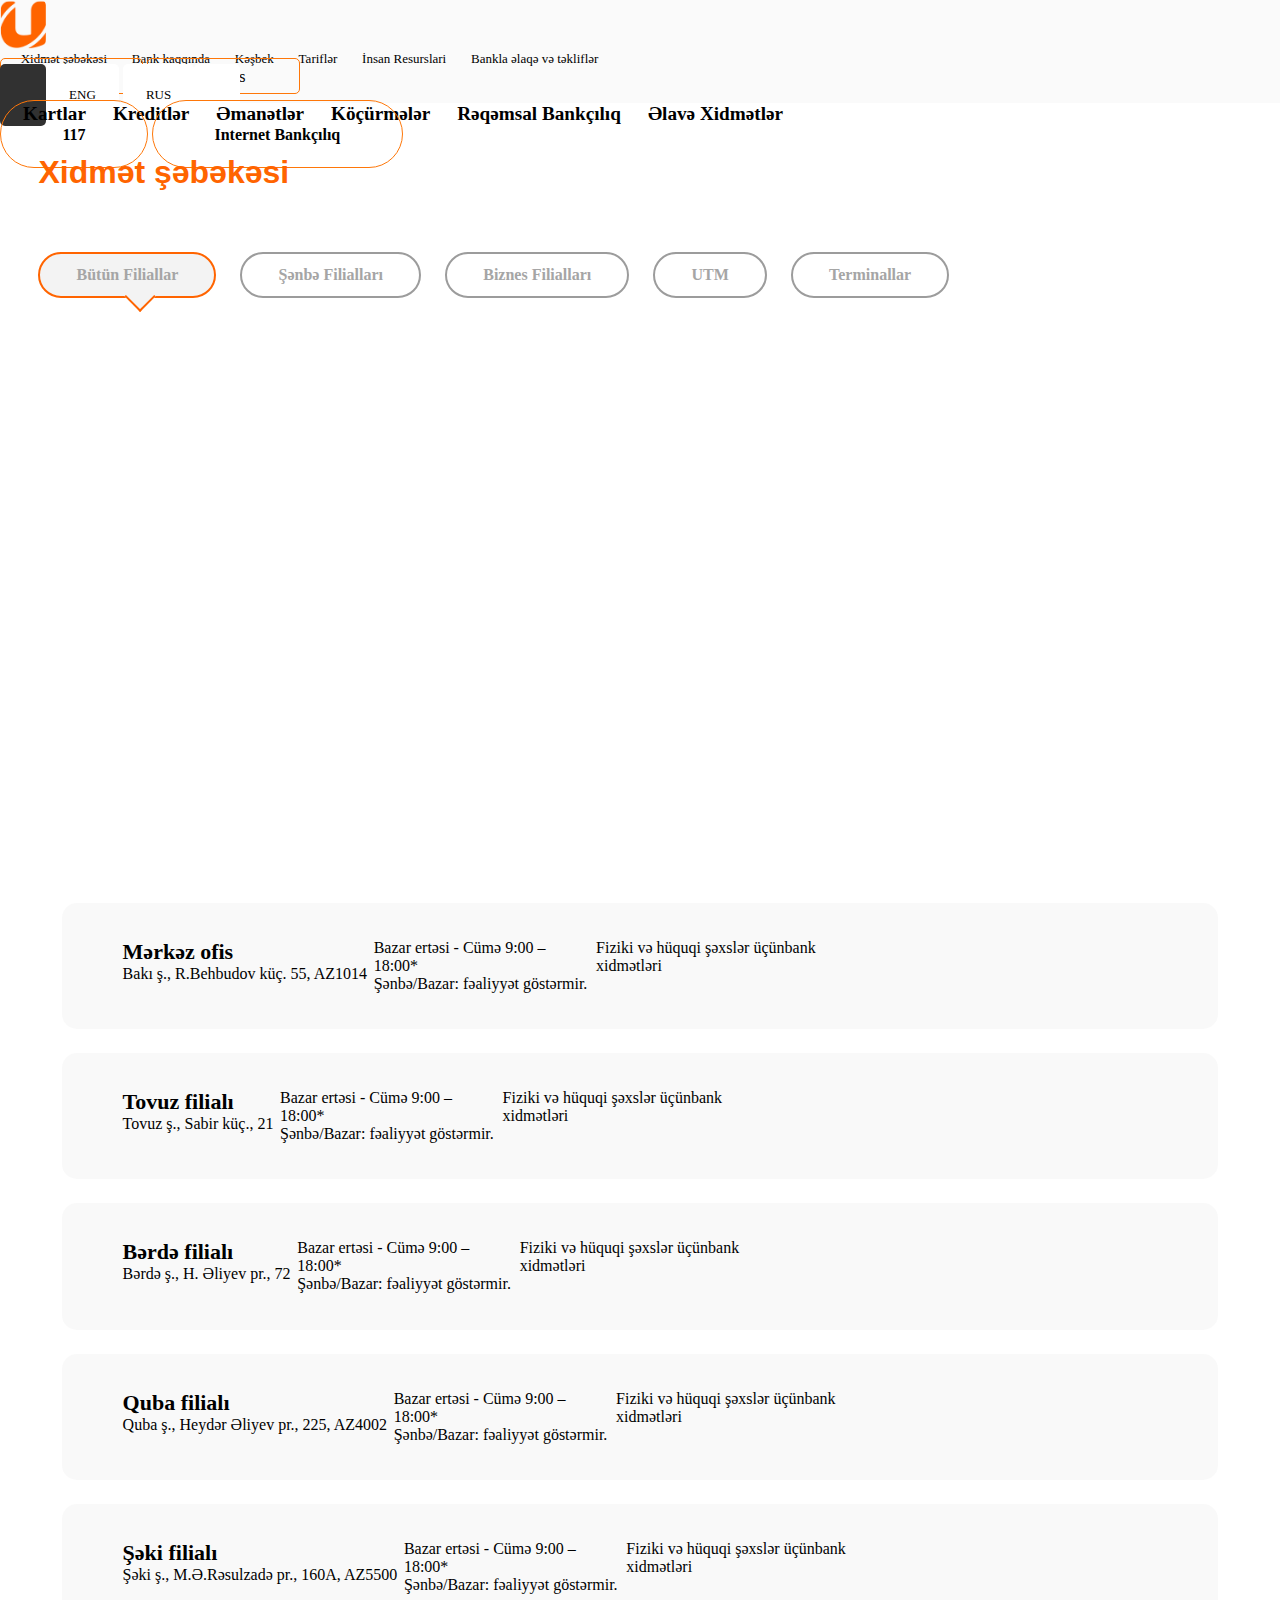
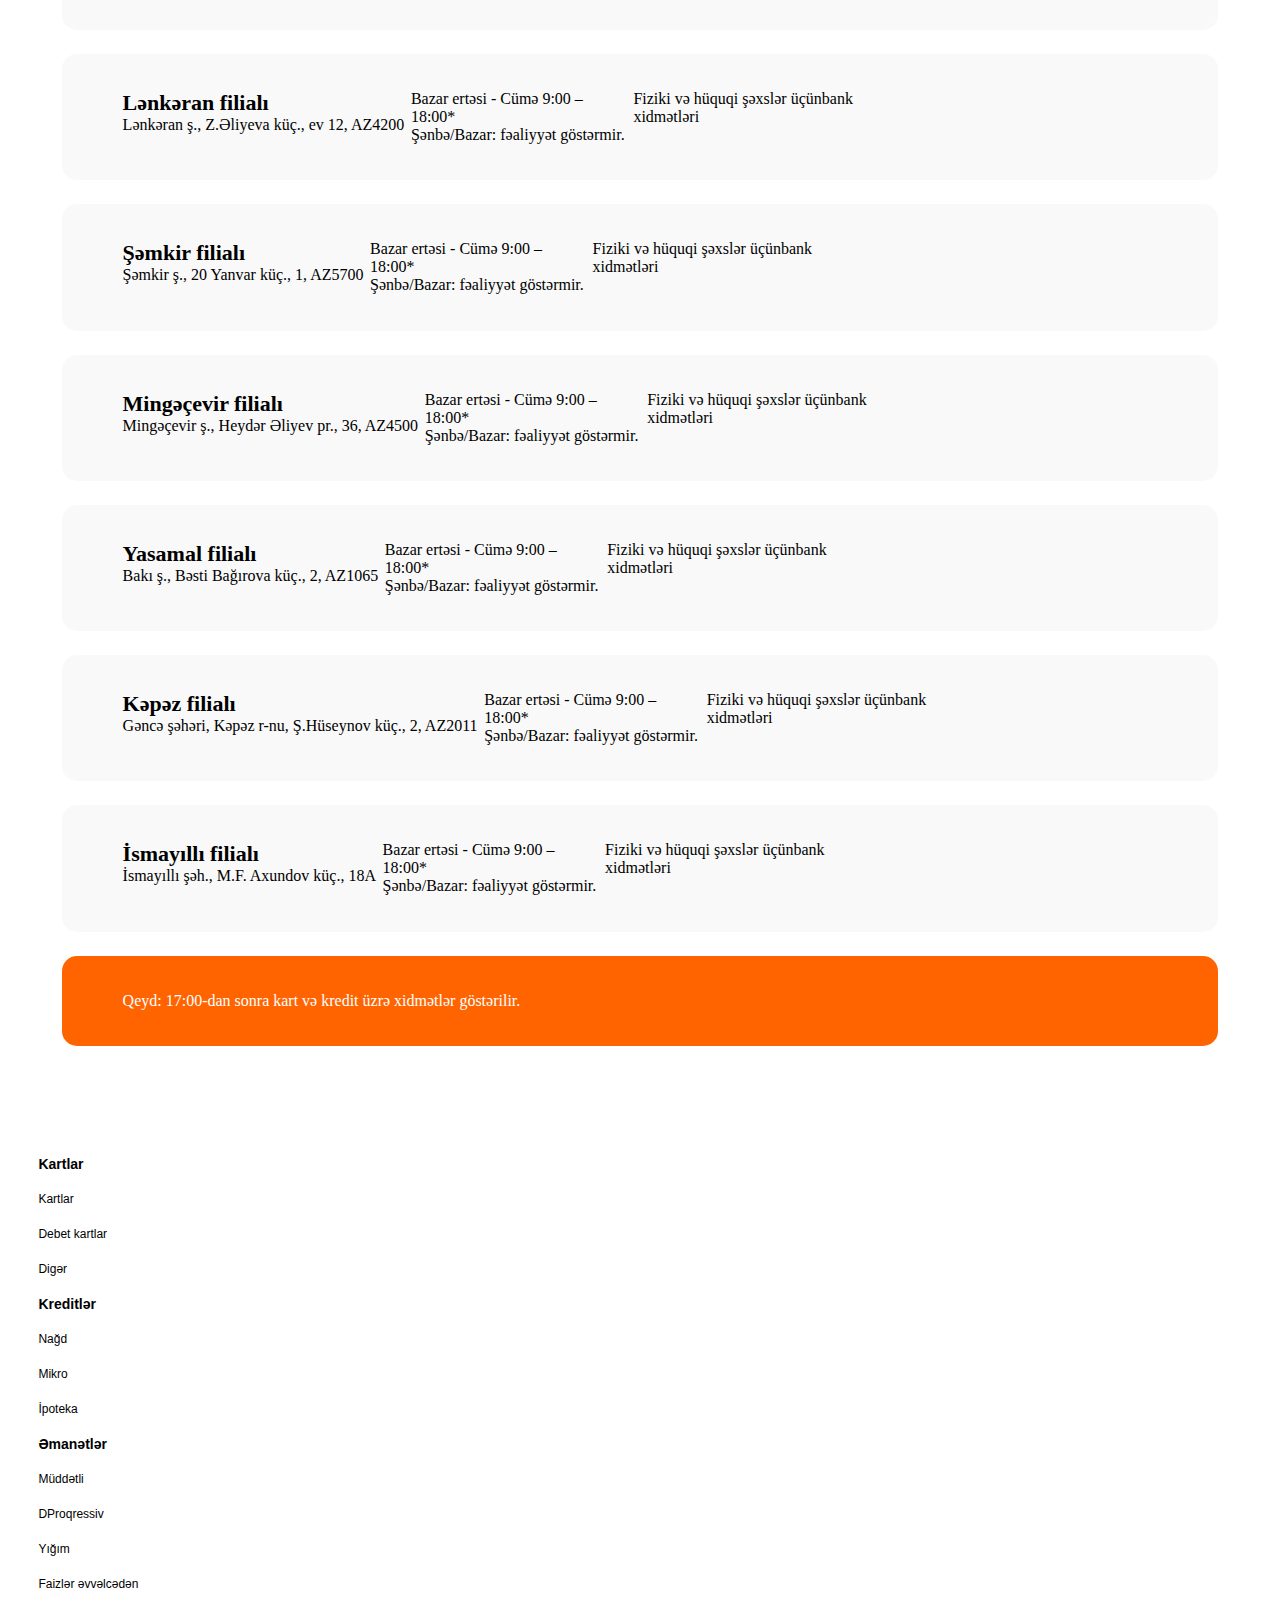
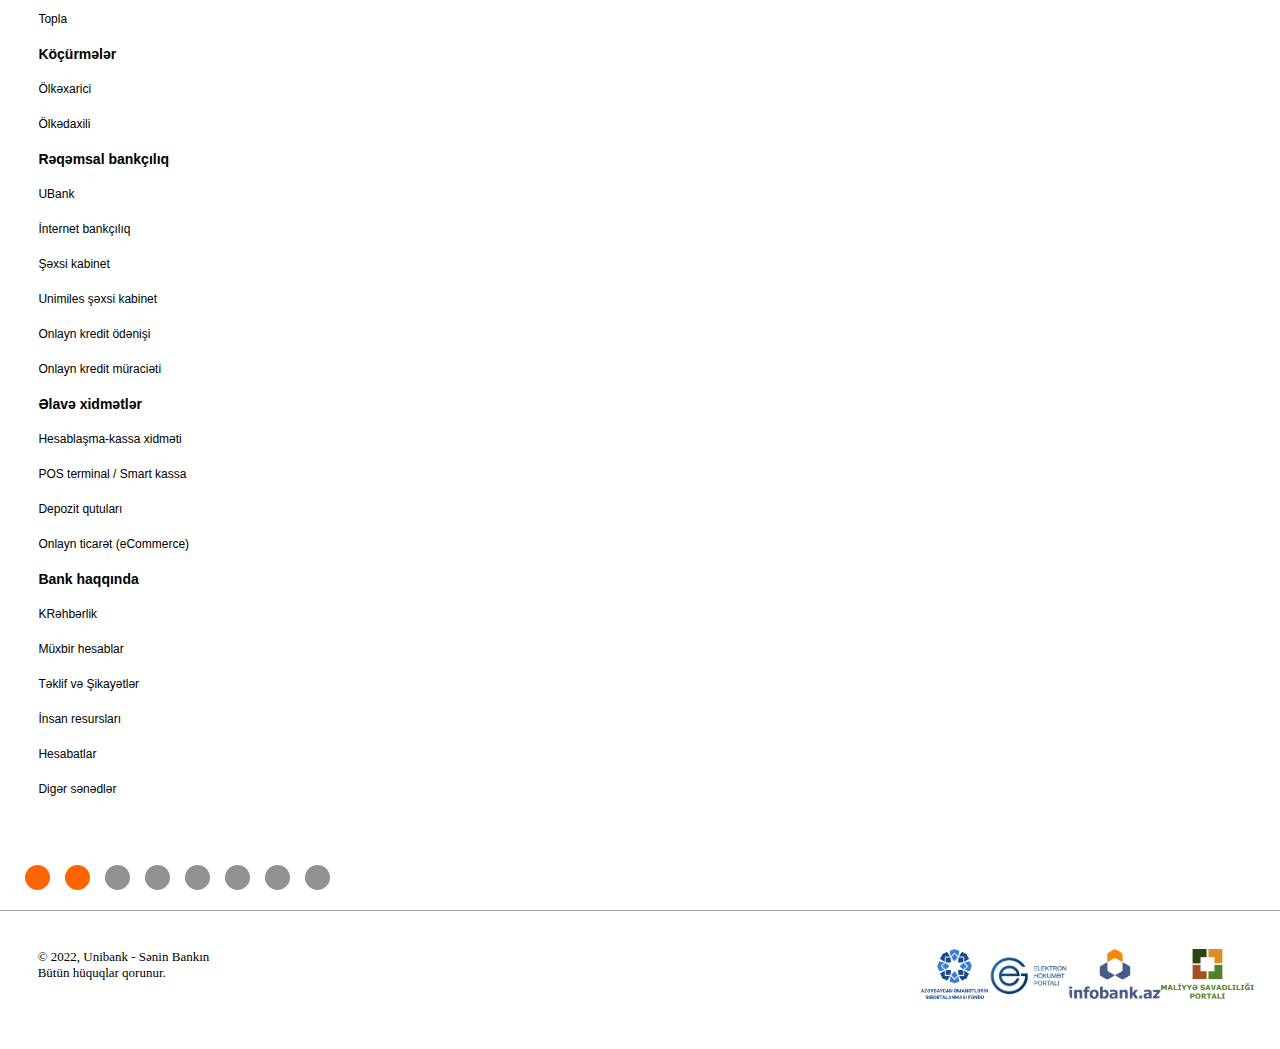
<file: index/index2.html>
<!DOCTYPE html>
<html lang="en">

<head>
    <meta charset="UTF-8">
    <meta http-equiv="X-UA-Compatible" content="IE=edge">
    <meta name="viewport" content="width=device-width, initial-scale=1.0">
    <title>Ana Səhifə - Unibank</title>
    <link rel="stylesheet" href="https://cdnjs.cloudflare.com/ajax/libs/font-awesome/6.2.0/css/all.min.css"
        integrity="sha512-xh6O/CkQoPOWDdYTDqeRdPCVd1SpvCA9XXcUnZS2FmJNp1coAFzvtCN9BmamE+4aHK8yyUHUSCcJHgXloTyT2A=="
        crossorigin="anonymous" referrerpolicy="no-referrer" />
    <link rel="stylesheet" href="../css/style.css">
    <link href="https://cdn.jsdelivr.net/npm/bootstrap@5.0.2/dist/css/bootstrap.min.css" rel="stylesheet"
        integrity="sha384-EVSTQN3/azprG1Anm3QDgpJLIm9Nao0Yz1ztcQTwFspd3yD65VohhpuuCOmLASjC" crossorigin="anonymous">
    <script src="https://cdn.jsdelivr.net/npm/bootstrap@5.0.2/dist/js/bootstrap.bundle.min.js"
        integrity="sha384-MrcW6ZMFYlzcLA8Nl+NtUVF0sA7MsXsP1UyJoMp4YLEuNSfAP+JcXn/tWtIaxVXM"
        crossorigin="anonymous"></script>
    <link rel="stylesheet" href="../OwlCarousel2-2.3.4/dist/assets/owl.carousel.min.css">
    <link rel="stylesheet" href="../OwlCarousel2-2.3.4/dist/assets/owl.theme.default.min.css">
    <script src="https://ajax.googleapis.com/ajax/libs/jquery/3.6.1/jquery.min.js"></script>

</head>

<body>
    <header class="px-4 ">
        <div class="topbar d-flex justify-content-between align-center py-3 col-md-12 ">

            <div class="logoAndMenu d-flex col-md-7 justify-content-between align-center pe-5 ">
                <div class="logo ">
                    <img src="/img/logonew-orange.png " alt="logo ">
                </div>

                <div class="menu ">
                    <a id="first " href="./indexbank2.html">Xidmət şəbəkəsi</a>
                    <a href="./index3.html">Bank kaqqında</a>
                    <a href="./index4.html">Kəşbek</a>
                    <a href="./index5.html">Tariflər</a>
                    <a href="./index6.html">İnsan Resurslari</a>
                    <a href="./index7.html">Bankla əlaqə və təkliflər</a>
                </div>
            </div>


            <div class="langAndSearchAndArea col-md-5 d-flex justify-content-end align-center ">
                <div class="area ">
                    <a href="./index.html" class="areaBtn ">Fərdi</a>
                    <a href="./index8.html" class="areaBtn ">Biznes</a>
                </div>
                <div class="langAndSearchAndMode ms-2 ">
                    <a class="mode " href="# ">
                        <i class="fa-solid fa-moon "></i>
                    </a>
                    <a class="lang ms-2 " href="# ">ENG</a>
                    <a class="lang ms-2 " href="# ">RUS</a>
                    <a class="search ms-2 " href="# ">
                        <i class="fa-solid fa-magnifying-glass "></i>
                    </a>
                </div>
            </div>

        </div>
        <div class="bottomBar d-flex col-md-12 py-2 ">
            <div class="menu col-md-8 ">
                <a href="./index9.html">Kartlar</a>
                <a href="./index10.html">Kreditlər</a>
                <a href="./index11.html">Əmanətlər</a>
                <a href="./index12.html">Köçürmələr</a>
                <a href="./index13.html">Rəqəmsal Bankçılıq</a>
                <a href="#">Əlavə Xidmətlər</a>
            </div>
            <div class="contactServices col-md-4 d-flex justify-content-end ">

                <a class="d-inline-block " href="tel:+05890000111 "><i class="fa-solid fa-phone "></i> 117</a>
                <a class="d-inline-block ms-2 " href="#">
                    <i class="fa-solid fa-arrow-right "></i> Internet Bankçılıq</a>
            </div>
        </div>

        <div class="searchbox col-md-12">
            <i class="fa-solid fa-xmark"></i>
            <span>Axtarış</span>
            <div class="searchInput">
                <input type="text">
                <i class="fa-solid fa-magnifying-glass"></i>
            </div>
        </div>
    </header>

    <main>
        <h1 class="text-orange">Xidmət şəbəkəsi</h1>
        <div class="department-map">

            <ul class="filterable-place">
                <li data-place="all" class="active">Bütün Filiallar</li>
                <li data-place="saturday">Şənbə Filialları</li>
                <li data-place="business">Biznes Filialları</li>
                <li data-place="utm">UTM</li>
                <li data-place="terminal">Terminallar</li>
            </ul>

            <div class="place">

                <div class="all">
                    <iframe
                        src="https://www.google.com/maps/embed?pb=!1m16!1m12!1m3!1d24313.192736163182!2d49.86191204057908!3d40.38338813928351!2m3!1f0!2f0!3f0!3m2!1i1024!2i768!4f13.1!2m1!1sunibank!5e0!3m2!1sen!2s!4v1665841541633!5m2!1sen!2s"
                        width="1175" height="450" style="border:0;" allowfullscreen="" loading="lazy"
                        referrerpolicy="no-referrer-when-downgrade"></iframe>
                </div>
                <div class="saturday">
                    <iframe
                        src="https://www.google.com/maps/embed?pb=!1m16!1m12!1m3!1d24313.14744668623!2d49.86191202173726!3d40.38351361766497!2m3!1f0!2f0!3f0!3m2!1i1024!2i768!4f13.1!2m1!1zdW5pYmFuayDFn8mZbmLJmSBnw7xuw7w!5e0!3m2!1sen!2s!4v1665841679411!5m2!1sen!2s"
                        width="1175" height="450" style="border:0;" allowfullscreen="" loading="lazy"
                        referrerpolicy="no-referrer-when-downgrade"></iframe>
                </div>
                <div class="business">
                    <iframe
                        src="https://www.google.com/maps/embed?pb=!1m18!1m12!1m3!1d3039.6491125495313!2d49.84271131489315!3d40.37230406626503!2m3!1f0!2f0!3f0!3m2!1i1024!2i768!4f13.1!3m3!1m2!1s0x40307d40b0b057c1%3A0xfb5a3e127ac2f6de!2sUnibank%2017%20sayl%C4%B1%20filial%20(Sahil)!5e0!3m2!1sen!2s!4v1665677425780!5m2!1sen!2s"
                        width="1175" height="450" style="border:0;" allowfullscreen="" loading="lazy"
                        referrerpolicy="no-referrer-when-downgrade"></iframe>
                </div>
                <div class="utm">
                    <iframe
                        src="https://www.google.com/maps/embed?pb=!1m16!1m12!1m3!1d24313.17009142812!2d49.86191203115818!3d40.383450878505165!2m3!1f0!2f0!3f0!3m2!1i1024!2i768!4f13.1!2m1!1sUnibank%20ATM!5e0!3m2!1sen!2s!4v1665841611037!5m2!1sen!2s"
                        width="1175" height="450" style="border:0;" allowfullscreen="" loading="lazy"
                        referrerpolicy="no-referrer-when-downgrade"></iframe>
                </div>
                <div class="terminal">
                    <iframe
                        src="https://www.google.com/maps/embed?pb=!1m16!1m12!1m3!1d48620.96584537149!2d49.803377226783525!3d40.39089534147232!2m3!1f0!2f0!3f0!3m2!1i1024!2i768!4f13.1!2m1!1sunibank%20terminalar!5e0!3m2!1sen!2s!4v1665841763172!5m2!1sen!2s"
                        width="1175" height="450" style="border:0;" allowfullscreen="" loading="lazy"
                        referrerpolicy="no-referrer-when-downgrade"></iframe>
                </div>

            </div>
        </div>


        <div class="workingTimeCards col-md-12 col-sm-12">


            <div class="workingTimeCard  col-md-12 col-sm-12">
                <div class="row">

                    <div class="col-md-4 col-sm-4">
                        <h5>Mərkəz ofis</h5>
                        <span>Bakı ş., R.Behbudov küç. 55, AZ1014</span>
                    </div>
                    <div class="col-md-4 col-sm-4 d-flex align-items-center">
                        <div class="iconss"><i class="fa-regular fa-clock"></i></div>
                        <div class="bodyy">
                            <span>

                                Bazar ertəsi - Cümə 9:00 – 18:00*
                                <br>
                                Şənbə/Bazar: fəaliyyət göstərmir.
                            </span>
                        </div>
                    </div>
                    <div class="col-md-4 col-sm-4 d-flex align-items-center">
                        <div class="iconss">
                            <i class="fa-solid fa-circle-info"></i>
                        </div>

                        <div class="bodyy">
                            <span>
                                Fiziki və hüquqi şəxslər üçünbank xidmətləri
                            </span>
                        </div>
                    </div>

                </div>
            </div>

            <div class="workingTimeCard  col-md-12 col-sm-12">
                <div class="row">

                    <div class="col-md-4 col-sm-4">
                        <h5>Tovuz filialı</h5>
                        <span>Tovuz ş., Sabir küç., 21</span>
                    </div>
                    <div class="col-md-4 col-sm-4 d-flex align-items-center">
                        <div class="iconss"><i class="fa-regular fa-clock"></i></div>
                        <div class="bodyy">
                            <span>

                                Bazar ertəsi - Cümə 9:00 – 18:00*
                                <br>
                                Şənbə/Bazar: fəaliyyət göstərmir.
                            </span>
                        </div>
                    </div>
                    <div class="col-md-4 col-sm-4 d-flex align-items-center">
                        <div class="iconss">
                            <i class="fa-solid fa-circle-info"></i>
                        </div>

                        <div class="bodyy">
                            <span>
                                Fiziki və hüquqi şəxslər üçünbank xidmətləri
                            </span>
                        </div>
                    </div>

                </div>
            </div>

            <div class="workingTimeCard  col-md-12 col-sm-12">
                <div class="row">

                    <div class="col-md-4 col-sm-4">
                        <h5>Bərdə filialı</h5>
                        <span>Bərdə ş., H. Əliyev pr., 72</span>
                    </div>
                    <div class="col-md-4 col-sm-4 d-flex align-items-center">
                        <div class="iconss"><i class="fa-regular fa-clock"></i></div>
                        <div class="bodyy">
                            <span>

                                Bazar ertəsi - Cümə 9:00 – 18:00*
                                <br>
                                Şənbə/Bazar: fəaliyyət göstərmir.
                            </span>
                        </div>
                    </div>
                    <div class="col-md-4 col-sm-4 d-flex align-items-center">
                        <div class="iconss">
                            <i class="fa-solid fa-circle-info"></i>
                        </div>

                        <div class="bodyy">
                            <span>
                                Fiziki və hüquqi şəxslər üçünbank xidmətləri
                            </span>
                        </div>
                    </div>

                </div>
            </div>

            <div class="workingTimeCard  col-md-12 col-sm-12">
                <div class="row">

                    <div class="col-md-4 col-sm-4">
                        <h5>Quba filialı</h5>
                        <span>Quba ş., Heydər Əliyev pr., 225, AZ4002</span>
                    </div>
                    <div class="col-md-4 col-sm-4 d-flex align-items-center">
                        <div class="iconss"><i class="fa-regular fa-clock"></i></div>
                        <div class="bodyy">
                            <span>

                                Bazar ertəsi - Cümə 9:00 – 18:00*
                                <br>
                                Şənbə/Bazar: fəaliyyət göstərmir.
                            </span>
                        </div>
                    </div>
                    <div class="col-md-4 col-sm-4 d-flex align-items-center">
                        <div class="iconss">
                            <i class="fa-solid fa-circle-info"></i>
                        </div>

                        <div class="bodyy">
                            <span>
                                Fiziki və hüquqi şəxslər üçünbank xidmətləri
                            </span>
                        </div>
                    </div>

                </div>
            </div>

            <div class="workingTimeCard  col-md-12 col-sm-12">
                <div class="row">

                    <div class="col-md-4 col-sm-4">
                        <h5>Şəki filialı</h5>
                        <span>Şəki ş., M.Ə.Rəsulzadə pr., 160A, AZ5500</span>
                    </div>
                    <div class="col-md-4 col-sm-4 d-flex align-items-center">
                        <div class="iconss"><i class="fa-regular fa-clock"></i></div>
                        <div class="bodyy">
                            <span>

                                Bazar ertəsi - Cümə 9:00 – 18:00*
                                <br>
                                Şənbə/Bazar: fəaliyyət göstərmir.
                            </span>
                        </div>
                    </div>
                    <div class="col-md-4 col-sm-4 d-flex align-items-center">
                        <div class="iconss">
                            <i class="fa-solid fa-circle-info"></i>
                        </div>

                        <div class="bodyy">
                            <span>
                                Fiziki və hüquqi şəxslər üçünbank xidmətləri
                            </span>
                        </div>
                    </div>

                </div>
            </div>

            <div class="workingTimeCard  col-md-12 col-sm-12">
                <div class="row">

                    <div class="col-md-4 col-sm-4">
                        <h5>Lənkəran filialı</h5>
                        <span>Lənkəran ş., Z.Əliyeva küç., ev 12, AZ4200</span>
                    </div>
                    <div class="col-md-4 col-sm-4 d-flex align-items-center">
                        <div class="iconss"><i class="fa-regular fa-clock"></i></div>
                        <div class="bodyy">
                            <span>

                                Bazar ertəsi - Cümə 9:00 – 18:00*
                                <br>
                                Şənbə/Bazar: fəaliyyət göstərmir.
                            </span>
                        </div>
                    </div>
                    <div class="col-md-4 col-sm-4 d-flex align-items-center">
                        <div class="iconss">
                            <i class="fa-solid fa-circle-info"></i>
                        </div>

                        <div class="bodyy">
                            <span>
                                Fiziki və hüquqi şəxslər üçünbank xidmətləri
                            </span>
                        </div>
                    </div>

                </div>
            </div>

            <div class="workingTimeCard  col-md-12 col-sm-12">
                <div class="row">

                    <div class="col-md-4 col-sm-4">
                        <h5>Şəmkir filialı</h5>
                        <span>Şəmkir ş., 20 Yanvar küç., 1, AZ5700</span>
                    </div>
                    <div class="col-md-4 col-sm-4 d-flex align-items-center">
                        <div class="iconss"><i class="fa-regular fa-clock"></i></div>
                        <div class="bodyy">
                            <span>

                                Bazar ertəsi - Cümə 9:00 – 18:00*
                                <br>
                                Şənbə/Bazar: fəaliyyət göstərmir.
                            </span>
                        </div>
                    </div>
                    <div class="col-md-4 col-sm-4 d-flex align-items-center">
                        <div class="iconss">
                            <i class="fa-solid fa-circle-info"></i>
                        </div>

                        <div class="bodyy">
                            <span>
                                Fiziki və hüquqi şəxslər üçünbank xidmətləri
                            </span>
                        </div>
                    </div>

                </div>
            </div>

            <div class="workingTimeCard  col-md-12 col-sm-12">
                <div class="row">

                    <div class="col-md-4 col-sm-4">
                        <h5>Mingəçevir filialı</h5>
                        <span>Mingəçevir ş., Heydər Əliyev pr., 36, AZ4500</span>
                    </div>
                    <div class="col-md-4 col-sm-4 d-flex align-items-center">
                        <div class="iconss"><i class="fa-regular fa-clock"></i></div>
                        <div class="bodyy">
                            <span>

                                Bazar ertəsi - Cümə 9:00 – 18:00*
                                <br>
                                Şənbə/Bazar: fəaliyyət göstərmir.
                            </span>
                        </div>
                    </div>
                    <div class="col-md-4 col-sm-4 d-flex align-items-center">
                        <div class="iconss">
                            <i class="fa-solid fa-circle-info"></i>
                        </div>

                        <div class="bodyy">
                            <span>
                                Fiziki və hüquqi şəxslər üçünbank xidmətləri
                            </span>
                        </div>
                    </div>

                </div>
            </div>

            <div class="workingTimeCard  col-md-12 col-sm-12">
                <div class="row">

                    <div class="col-md-4 col-sm-4">
                        <h5>Yasamal filialı</h5>
                        <span>Bakı ş., Bəsti Bağırova küç., 2, AZ1065</span>
                    </div>
                    <div class="col-md-4 col-sm-4 d-flex align-items-center">
                        <div class="iconss"><i class="fa-regular fa-clock"></i></div>
                        <div class="bodyy">
                            <span>

                                Bazar ertəsi - Cümə 9:00 – 18:00*
                                <br>
                                Şənbə/Bazar: fəaliyyət göstərmir.
                            </span>
                        </div>
                    </div>
                    <div class="col-md-4 col-sm-4 d-flex align-items-center">
                        <div class="iconss">
                            <i class="fa-solid fa-circle-info"></i>
                        </div>

                        <div class="bodyy">
                            <span>
                                Fiziki və hüquqi şəxslər üçünbank xidmətləri
                            </span>
                        </div>
                    </div>

                </div>
            </div>

            <div class="workingTimeCard  col-md-12 col-sm-12">
                <div class="row">

                    <div class="col-md-4 col-sm-4">
                        <h5>Kəpəz filialı</h5>
                        <span>Gəncə şəhəri, Kəpəz r-nu, Ş.Hüseynov küç., 2, AZ2011</span>
                    </div>
                    <div class="col-md-4 col-sm-4 d-flex align-items-center">
                        <div class="iconss"><i class="fa-regular fa-clock"></i></div>
                        <div class="bodyy">
                            <span>

                                Bazar ertəsi - Cümə 9:00 – 18:00*
                                <br>
                                Şənbə/Bazar: fəaliyyət göstərmir.
                            </span>
                        </div>
                    </div>
                    <div class="col-md-4 col-sm-4 d-flex align-items-center">
                        <div class="iconss">
                            <i class="fa-solid fa-circle-info"></i>
                        </div>

                        <div class="bodyy">
                            <span>
                                Fiziki və hüquqi şəxslər üçünbank xidmətləri
                            </span>
                        </div>
                    </div>

                </div>
            </div>

            <div class="workingTimeCard  col-md-12 col-sm-12">
                <div class="row">

                    <div class="col-md-4 col-sm-4">
                        <h5>İsmayıllı filialı</h5>
                        <span>İsmayıllı şəh., M.F. Axundov küç., 18A</span>
                    </div>
                    <div class="col-md-4 col-sm-4 d-flex align-items-center">
                        <div class="iconss"><i class="fa-regular fa-clock"></i></div>
                        <div class="bodyy">
                            <span>

                                Bazar ertəsi - Cümə 9:00 – 18:00*
                                <br>
                                Şənbə/Bazar: fəaliyyət göstərmir.
                            </span>
                        </div>
                    </div>
                    <div class="col-md-4 col-sm-4 d-flex align-items-center">
                        <div class="iconss">
                            <i class="fa-solid fa-circle-info"></i>
                        </div>

                        <div class="bodyy">
                            <span>
                                Fiziki və hüquqi şəxslər üçünbank xidmətləri
                            </span>
                        </div>
                    </div>

                </div>
            </div>

            <div class="alertinfo  col-md-12 col-sm-12 d-flex">
                <div class="iconn"><i class="fa-solid fa-circle-info"></i></div>
                <div class="boody"><span>Qeyd: 17:00-dan sonra kart və kredit üzrə xidmətlər göstərilir.</span></div>
            </div>
        </div>





    </main>

    <footer>
        <div class="footer-menu d-flex">
            <div class="menu-1 d">
                <a href="">Kartlar</a>
                <a href="">Kartlar</a>
                <a href="">Debet kartlar</a>
                <a href="">Digər</a>
            </div>
            <div class="menu-1">
                <a href="">Kreditlər</a>
                <a href="">Nağd</a>
                <a href="">Mikro</a>
                <a href="">İpoteka</a>
            </div>
            <div class="menu-1">
                <a href="">Əmanətlər</a>
                <a href="">Müddətli</a>
                <a href="">DProqressiv</a>
                <a href="">Yığım</a>
                <a href="">Faizlər əvvəlcədən</a>
                <a href="">Topla</a>
            </div>
            <div class="menu-1">
                <a href="">Köçürmələr</a>
                <a href="">Ölkəxarici</a>
                <a href="">Ölkədaxili</a>
            </div>
            <div class="menu-1">
                <a href="">Rəqəmsal bankçılıq</a>
                <a href="">UBank</a>
                <a href="">İnternet bankçılıq</a>
                <a href="">Şəxsi kabinet</a>
                <a href="">Unimiles şəxsi kabinet</a>
                <a href="">Onlayn kredit ödənişi</a>
                <a href="">Onlayn kredit müraciəti</a>
            </div>
            <div class="menu-1">
                <a href="">Əlavə xidmətlər</a>
                <a href="">Hesablaşma-kassa xidməti</a>
                <a href="">POS terminal / Smart kassa</a>
                <a href="">Depozit qutuları</a>
                <a href="">Onlayn ticarət (eCommerce)</a>
            </div>
            <div class="menu-1">
                <a href="">Bank haqqında</a>
                <a href="">KRəhbərlik</a>
                <a href="">Müxbir hesablar</a>
                <a href="">Təklif və Şikayətlər</a>
                <a href="">İnsan resursları</a>
                <a href="">Hesabatlar</a>
                <a href="">Digər sənədlər</a>
            </div>
        </div>
        <div class="footer_icons">
            <a href="https://itunes.apple.com/ru/app/unibank-mobile/id1073632425" class="footer_icon">
                <i class="fa-brands fa-apple"></i>
            </a>
            <a href="https://play.google.com/store/apps/details?id=az.unibank.mbanking" class="footer_icon">
                <i class="fa-brands fa-android"></i>
            </a>
            <a href="https://www.facebook.com/unibank.az/" class="footer_icon">
                <i class="fa-brands fa-facebook"></i>
            </a>
            <a href="https://twitter.com/unibank" class="footer_icon">
                <i class="fa-brands fa-twitter"></i>
            </a>
            <a href="https://www.linkedin.com/company/unibankazerbaijan/" class="footer_icon">
                <i class="fa-brands fa-linkedin"></i>
            </a>
            <a href="https://www.youtube.com/c/UnibankAze" class="footer_icon">
                <i class="fa-brands fa-youtube"></i>
            </a>
            <a href="https://www.instagram.com/unibank.az/" class="footer_icon">
                <i class="fa-brands fa-instagram"></i>
            </a>
            <a href="https://t.me/UnibankAZ" class="footer_icon">
                <i class="fa-brands fa-telegram"></i>
            </a>

        </div>
        </div>
        <div class="footer_infos">
            <div class="footer_info">
                <div class="footer-text">
                    © 2022, Unibank - Sənin Bankın </div>
                <div class=" footer-text">
                    Bütün hüquqlar qorunur. </div>
            </div>
            <div class="footer_partners">
                <a class="footer_partner" href="http://adif.az/" target="_blank">
                    <img src="/img/adif.png" alt="">
                </a>
                <a class="footer_partner" href="https://www.e-gov.az/" target="_blank">
                    <img src="/img/Elektron-hokumet-1.jpg" alt="">
                </a>
                <a class="footer_partner" href="https://infobank.az/" target="_blank">
                    <img src="/img/infobank.png" alt="">
                </a>
                <a class="footer_partner" href="https://bizimpullar.az/" target="_blank">
                    <img src="/img/msp.png" alt="">
                </a>
            </div>
        </div>
        </div>

    </footer>

    <script src="../OwlCarousel2-2.3.4/dist/owl.carousel.min.js"></script>
    <script src="../js/style.js"></script>
</body>

</html>
</file>
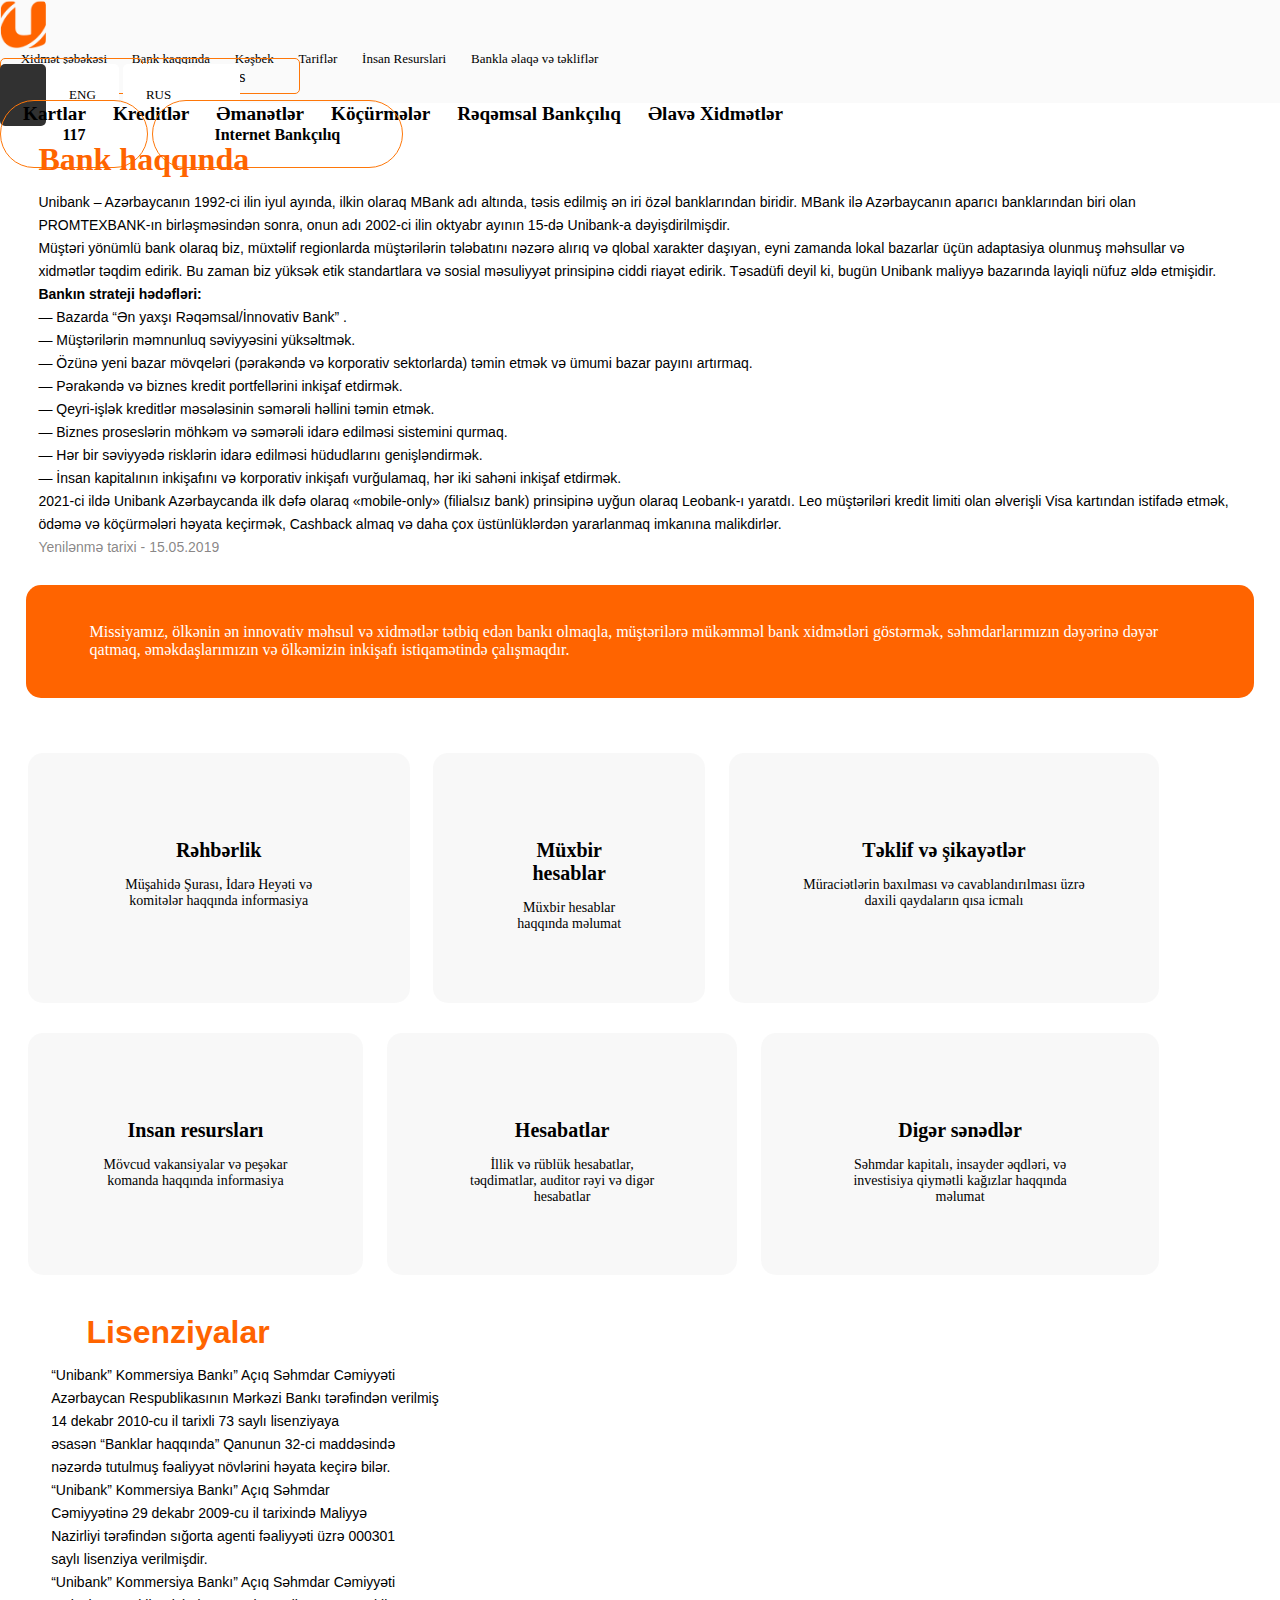
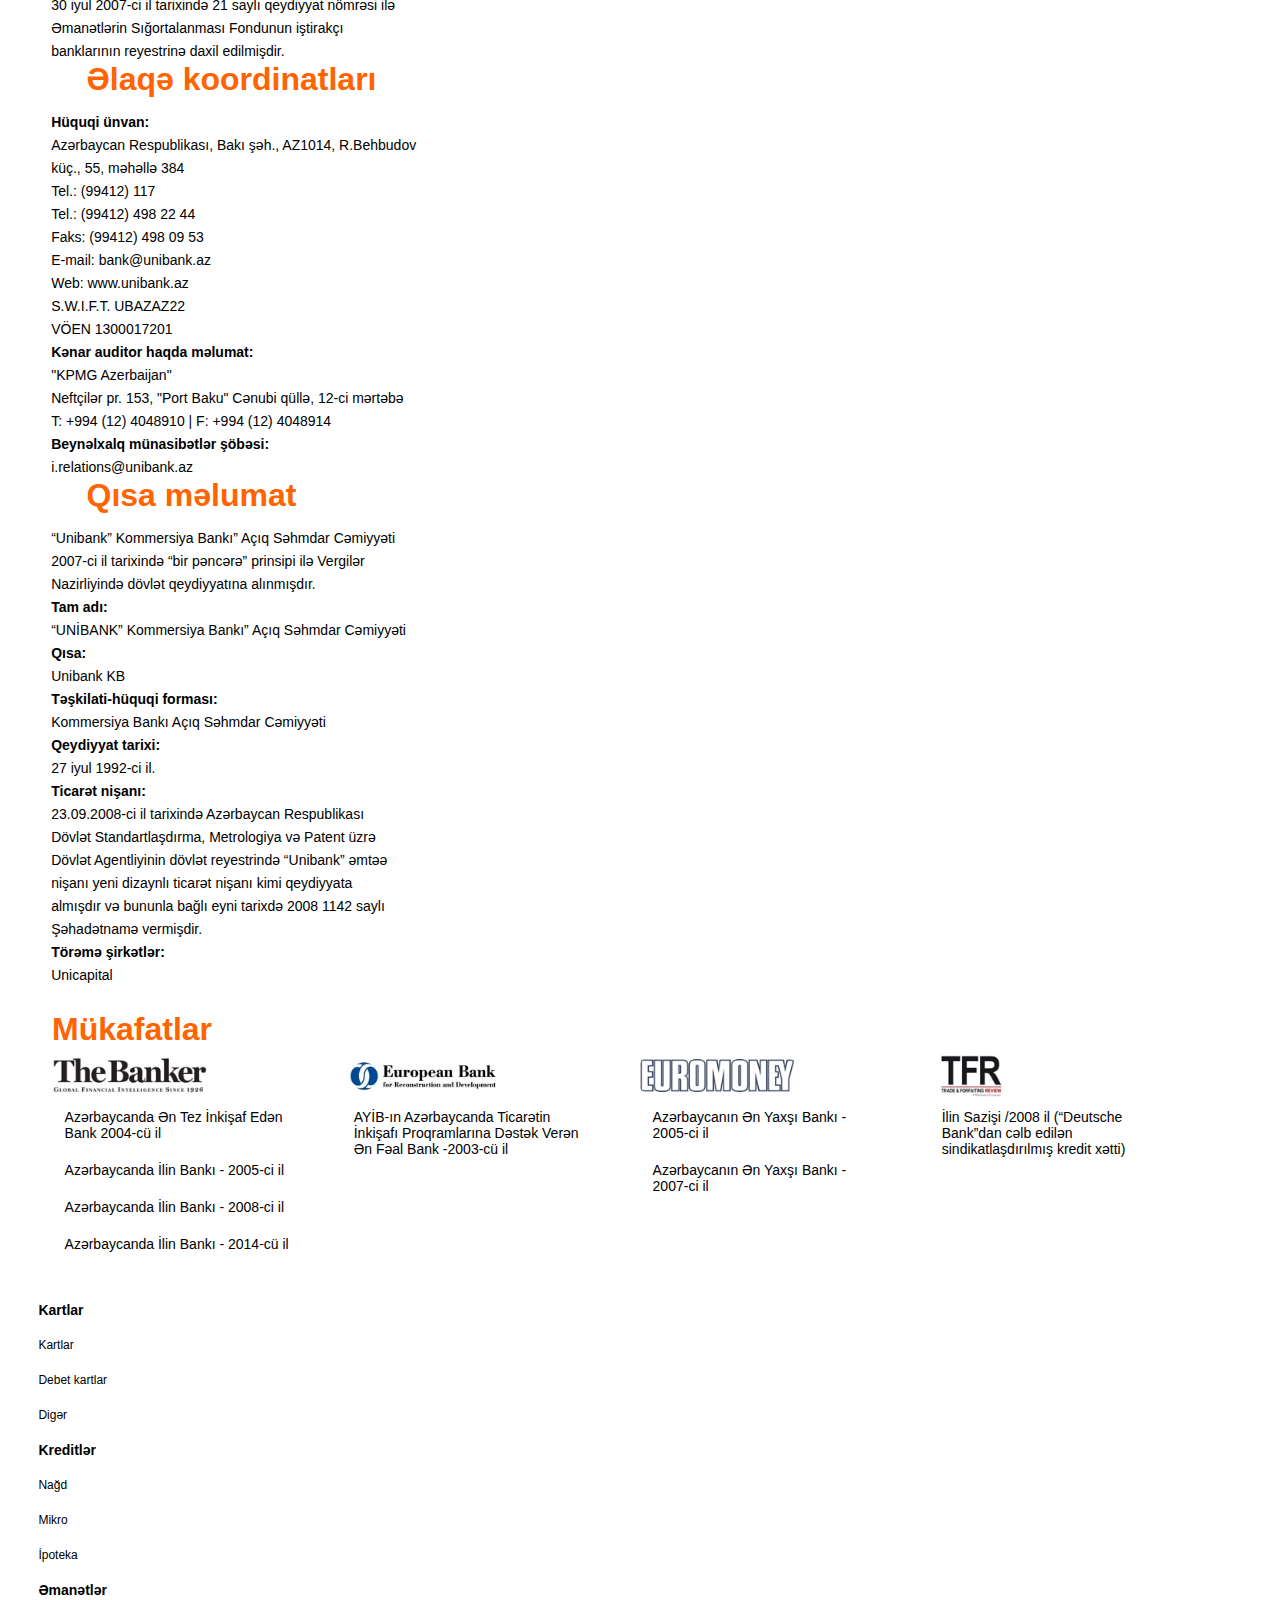
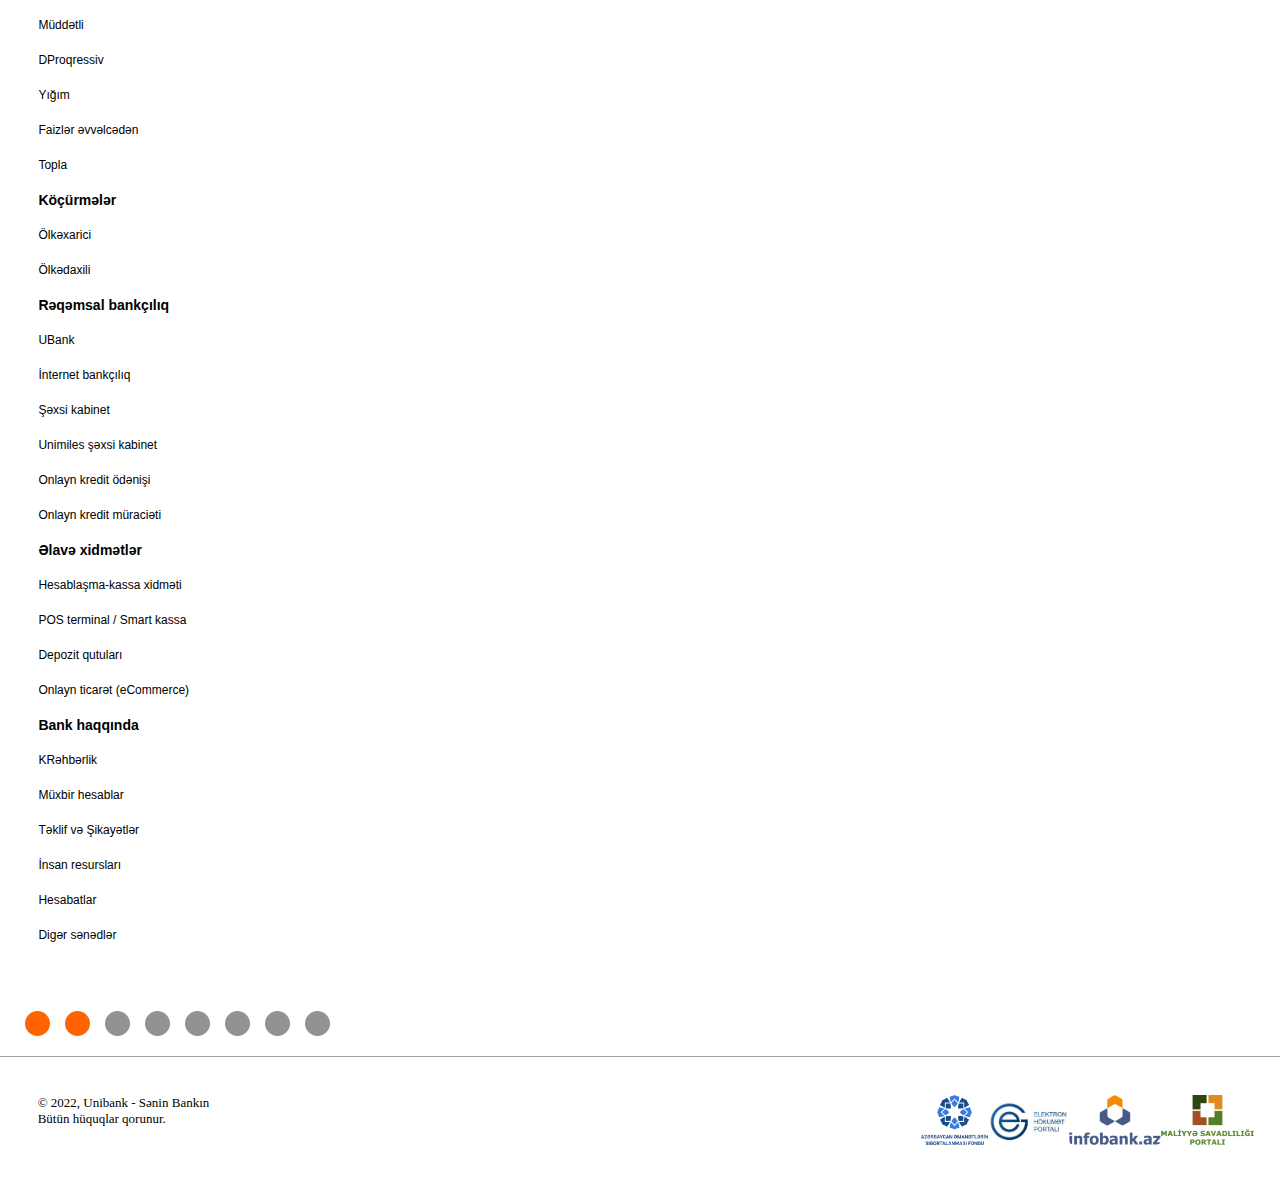
<file: index/index3.html>
<!DOCTYPE html>
<html lang="en">

<head>
    <meta charset="UTF-8">
    <meta http-equiv="X-UA-Compatible" content="IE=edge">
    <meta name="viewport" content="width=device-width, initial-scale=1.0">
    <title>Ana Səhifə - Unibank</title>
    <link rel="stylesheet" href="https://cdnjs.cloudflare.com/ajax/libs/font-awesome/6.2.0/css/all.min.css"
        integrity="sha512-xh6O/CkQoPOWDdYTDqeRdPCVd1SpvCA9XXcUnZS2FmJNp1coAFzvtCN9BmamE+4aHK8yyUHUSCcJHgXloTyT2A=="
        crossorigin="anonymous" referrerpolicy="no-referrer" />
    <link rel="stylesheet" href="../css/style.css">
    <link href="https://cdn.jsdelivr.net/npm/bootstrap@5.0.2/dist/css/bootstrap.min.css" rel="stylesheet"
        integrity="sha384-EVSTQN3/azprG1Anm3QDgpJLIm9Nao0Yz1ztcQTwFspd3yD65VohhpuuCOmLASjC" crossorigin="anonymous">
    <script src="https://cdn.jsdelivr.net/npm/bootstrap@5.0.2/dist/js/bootstrap.bundle.min.js"
        integrity="sha384-MrcW6ZMFYlzcLA8Nl+NtUVF0sA7MsXsP1UyJoMp4YLEuNSfAP+JcXn/tWtIaxVXM"
        crossorigin="anonymous"></script>
    <link rel="stylesheet" href="../OwlCarousel2-2.3.4/dist/assets/owl.carousel.min.css">
    <link rel="stylesheet" href="../OwlCarousel2-2.3.4/dist/assets/owl.theme.default.min.css">
    <script src="https://ajax.googleapis.com/ajax/libs/jquery/3.6.1/jquery.min.js"></script>

</head>


<body>
    <header class="px-4 ">
        <div class="topbar d-flex justify-content-between align-center py-3 col-md-12 ">

            <div class="logoAndMenu d-flex col-md-7 justify-content-between align-center pe-5 ">
                <div class="logo ">
                    <img src="/img/logonew-orange.png " alt="logo ">
                </div>

                <div class="menu ">
                    <a id="first " href="./indexbank2.html">Xidmət şəbəkəsi</a>
                    <a href="./index3.html">Bank kaqqında</a>
                    <a href="./index4.html">Kəşbek</a>
                    <a href="./index5.html">Tariflər</a>
                    <a href="./index6.html">İnsan Resurslari</a>
                    <a href="./index7.html">Bankla əlaqə və təkliflər</a>
                </div>
            </div>


            <div class="langAndSearchAndArea col-md-5 d-flex justify-content-end align-center ">
                <div class="area ">
                    <a href="./index.html" class="areaBtn ">Fərdi</a>
                    <a href="./index8.html" class="areaBtn ">Biznes</a>
                </div>
                <div class="langAndSearchAndMode ms-2 ">
                    <a class="mode " href="# ">
                        <i class="fa-solid fa-moon "></i>
                    </a>
                    <a class="lang ms-2 " href="# ">ENG</a>
                    <a class="lang ms-2 " href="# ">RUS</a>
                    <a class="search ms-2 " href="# ">
                        <i class="fa-solid fa-magnifying-glass "></i>
                    </a>
                </div>
            </div>

        </div>
        <div class="bottomBar d-flex col-md-12 py-2 ">
            <div class="menu col-md-8 ">
                <a href="./index9.html">Kartlar</a>
                <a href="./index10.html">Kreditlər</a>
                <a href="./index11.html">Əmanətlər</a>
                <a href="./index12.html">Köçürmələr</a>
                <a href="./index13.html">Rəqəmsal Bankçılıq</a>
                <a href="#">Əlavə Xidmətlər</a>
            </div>
            <div class="contactServices col-md-4 d-flex justify-content-end ">

                <a class="d-inline-block " href="tel:+05890000111 "><i class="fa-solid fa-phone "></i> 117</a>
                <a class="d-inline-block ms-2 " href="./indexbank15.html">
                    <i class="fa-solid fa-arrow-right "></i> Internet Bankçılıq</a>
            </div>
        </div>

        <div class="searchbox col-md-12">
            <i class="fa-solid fa-xmark"></i>
            <span>Axtarış</span>
            <div class="searchInput">
                <input type="text">
                <i class="fa-solid fa-magnifying-glass"></i>
            </div>
        </div>
    </header>

    <main>
        <h1 class="text-about">Bank haqqında</h1>
        <div class="bankabouts">
            <p>Unibank – Azərbaycanın 1992-ci ilin iyul ayında, ilkin olaraq MBank adı altında, təsis edilmiş ən iri
                özəl banklarından biridir. MBank ilə Azərbaycanın aparıcı banklarından biri olan PROMTEXBANK-ın
                birləşməsindən sonra, onun adı 2002-ci ilin oktyabr ayının 15-də Unibank-a dəyişdirilmişdir. </p>
            <p>Müştəri yönümlü bank olaraq biz, müxtəlif regionlarda müştərilərin tələbatını nəzərə alırıq və qlobal
                xarakter daşıyan, eyni zamanda lokal bazarlar üçün adaptasiya olunmuş məhsullar və xidmətlər təqdim
                edirik. Bu zaman biz yüksək etik standartlara və sosial məsuliyyət prinsipinə ciddi riayət edirik.
                Təsadüfi deyil ki, bugün Unibank maliyyə bazarında layiqli nüfuz əldə etmişidir.</p>
            <strong>Bankın strateji hədəfləri:</strong>
            <p>
                — Bazarda “Ən yaxşı Rəqəmsal/İnnovativ Bank” .
                <br>
                — Müştərilərin məmnunluq səviyyəsini yüksəltmək.
                <br>
                — Özünə yeni bazar mövqeləri (pərakəndə və korporativ sektorlarda) təmin etmək və ümumi bazar payını
                artırmaq.
                <br>
                — Pərakəndə və biznes kredit portfellərini inkişaf etdirmək.
                <br>
                — Qeyri-işlək kreditlər məsələsinin səmərəli həllini təmin etmək.
                <br>
                — Biznes proseslərin möhkəm və səmərəli idarə edilməsi sistemini qurmaq.
                <br>
                — Hər bir səviyyədə risklərin idarə edilməsi hüdudlarını genişləndirmək.
                <br>
                — İnsan kapitalının inkişafını və korporativ inkişafı vurğulamaq, hər iki sahəni inkişaf etdirmək.
            </p>
            <p>2021-ci ildə Unibank Azərbaycanda ilk dəfə olaraq «mobile-only» (filialsız bank) prinsipinə uyğun olaraq
                Leobank-ı yaratdı. Leo müştəriləri kredit limiti olan əlverişli Visa kartından istifadə etmək, ödəmə və
                köçürmələri həyata keçirmək, Cashback almaq və daha çox üstünlüklərdən yararlanmaq imkanına malikdirlər.
            </p>
            <p class="card-text-3">Yenilənmə tarixi - 15.05.2019</p>
        </div>
        <div class="bankinfo  col-md-12 col-sm-12 d-flex">
            <div class="icoon"></div>
            <div class="bdy"><span>Missiyamız, ölkənin ən innovativ məhsul və xidmətlər tətbiq edən bankı olmaqla,
                    müştərilərə mükəmməl bank xidmətləri göstərmək, səhmdarlarımızın dəyərinə dəyər qatmaq,
                    əməkdaşlarımızın və ölkəmizin inkişafı istiqamətində çalışmaqdır.</span></div>
        </div>

        <div class="bankcard">
            <div class="row3">
                <div class=" card3 col-sm-4">
                    <div class="card-body3">
                        <i class="fa-solid fa-user-group"></i>
                        <h6 class="card-title3">Rəhbərlik</h6>
                        <p class="card-text3">Müşahidə Şurası, İdarə Heyəti və komitələr haqqında informasiya </p>

                    </div>
                </div>
                <div class=" card3 col-sm-4">
                    <div class="card-body3">
                        <i class="fa-regular fa-folder"></i>
                        <h6 class="card-title3">Müxbir hesablar</h6>
                        <p class="card-text3">Müxbir hesablar haqqında məlumat</p>

                    </div>
                </div>
                <div class=" card3 col-sm-4">
                    <div class="card-body3">
                        <i class="fa-regular fa-message"></i>
                        <h6 class="card-title3">Təklif və şikayətlər</h6>
                        <p class="card-text3">Müraciətlərin baxılması və cavablandırılması üzrə daxili qaydaların qısa
                            icmalı </p>

                    </div>
                </div>
            </div>
            <div class="row3 ">
                <div class="card3 col-sm-4">
                    <div class="card-body3">
                        <i class="fa-solid fa-users-line"></i>
                        <h6 class="card-title3">Insan resursları</h6>
                        <p class="card-text3">Mövcud vakansiyalar və peşəkar komanda haqqında informasiya </p>

                    </div>
                </div>
                <div class="card3 col-sm-4">
                    <div class="card-body3">
                        <i class="fa-solid fa-file-circle-exclamation"></i>
                        <h6 class="card-title3">Hesabatlar</h6>
                        <p class="card-text3">İllik və rüblük hesabatlar, təqdimatlar, auditor rəyi və digər hesabatlar
                        </p>

                    </div>
                </div>
                <div class="card3 col-sm-4">
                    <div class="card-body3">
                        <i class="fa-regular fa-folder-open"></i>
                        <h6 class="card-title3">Digər sənədlər</h6>
                        <p class="card-text3">Səhmdar kapitalı, insayder əqdləri, və investisiya qiymətli kağızlar
                            haqqında məlumat</p>

                    </div>
                </div>
            </div>
        </div>

        <div class="contactbanks d-flex">
            <div class="contactbank">
                <h2 class="text-about">Lisenziyalar</h2>
                <p>“Unibank” Kommersiya Bankı” Açıq Səhmdar Cəmiyyəti <br> Azərbaycan Respublikasının Mərkəzi Bankı
                    tərəfindən verilmiş <br> 14 dekabr 2010-cu il tarixli 73 saylı lisenziyaya <br> əsasən “Banklar
                    haqqında” Qanunun 32-ci maddəsində <br> nəzərdə tutulmuş fəaliyyət növlərini həyata keçirə bilər.
                </p>
                <p>“Unibank” Kommersiya Bankı” Açıq Səhmdar <br> Cəmiyyətinə 29 dekabr 2009-cu il tarixində Maliyyə <br>
                    Nazirliyi tərəfindən sığorta agenti fəaliyyəti üzrə 000301 <br> saylı lisenziya verilmişdir.</p>
                <p>“Unibank” Kommersiya Bankı” Açıq Səhmdar Cəmiyyəti <br> 30 iyul 2007-ci il tarixində 21 saylı
                    qeydiyyat nömrəsi ilə <br> Əmanətlərin Sığortalanması Fondunun iştirakçı <br> banklarının reyestrinə
                    daxil edilmişdir.</p>
            </div>
            <div class="contactbank">
                <h5 class="text-about">Əlaqə koordinatları</h5>
                <strong>Hüquqi ünvan:</strong>
                <p>Azərbaycan Respublikası, Bakı şəh., AZ1014, R.Behbudov <br> küç., 55, məhəllə 384</p>
                <p>Tel.: (99412) 117 <br>
                    Tel.: (99412) 498 22 44 <br>
                    Faks: (99412) 498 09 53</p>
                <p>E-mail: bank@unibank.az <br>
                    Web: www.unibank.az</p>
                <p>S.W.I.F.T. UBAZAZ22 <br>
                    VÖEN 1300017201</p>
                <strong>Kənar auditor haqda məlumat:</strong>
                <p>"KPMG Azerbaijan" <br>
                    Neftçilər pr. 153, "Port Baku" Cənubi qüllə, 12-ci mərtəbə <br>
                    T: +994 (12) 4048910 | F: +994 (12) 4048914</p>
                <strong>Beynəlxalq münasibətlər şöbəsi:</strong>
                <p>i.relations@unibank.az</p>
            </div>
            <div class="contactbank">
                <h5 class="text-about">Qısa məlumat</h5>
                <p>“Unibank” Kommersiya Bankı” Açıq Səhmdar Cəmiyyəti <br> 2007-ci il tarixində “bir pəncərə” prinsipi
                    ilə Vergilər <br> Nazirliyində dövlət qeydiyyatına alınmışdır. </p>
                <strong>Tam adı:</strong>
                <p>“UNİBANK” Kommersiya Bankı” Açıq Səhmdar Cəmiyyəti</p>
                <strong>Qısa:</strong>
                <p>Unibank KB</p>
                <strong>Təşkilati-hüquqi forması:</strong>
                <p>Kommersiya Bankı Açıq Səhmdar Cəmiyyəti</p>
                <strong>Qeydiyyat tarixi:</strong>
                <p>27 iyul 1992-ci il.</p>
                <strong>Ticarət nişanı:</strong>
                <p>23.09.2008-ci il tarixində Azərbaycan Respublikası <br> Dövlət Standartlaşdırma, Metrologiya və
                    Patent üzrə <br> Dövlət Agentliyinin dövlət reyestrində “Unibank” əmtəə <br> nişanı yeni dizaynlı
                    ticarət nişanı kimi qeydiyyata <br> almışdır və bununla bağlı eyni tarixdə 2008 1142 saylı <br>
                    Şəhadətnamə vermişdir.</p>
                <strong>Törəmə şirkətlər: </strong>
                <p>Unicapital</p>
            </div>
        </div>
        <div class="bankawards">
            <div class="content-bank container">
                <h5 class="text-orang about-title">Mükafatlar</h5>
                <div class="awards-container">
                    <div class="awards awards-4">
                        <div class="awards-img">
                            <img src="/img/banker.webp" alt="The Banker">
                        </div>
                        <div class="awards-desc">
                            <p>Azərbaycanda Ən Tez İnkişaf Edən Bank 2004-cü il</p>
                            <p><br></p>
                            <p>Azərbaycanda İlin Bankı - 2005-ci il</p>
                            <p><br></p>
                            <p>Azərbaycanda İlin Bankı - 2008-ci il</p>
                            <p><br></p>
                            <p>Azərbaycanda İlin Bankı - 2014-cü il</p>
                        </div>
                    </div>
                    <div class="awards awards-4">
                        <div class="awards-img">
                            <img src="/img/europeanbank.webp" alt="European Bank">
                        </div>
                        <div class="awards-desc">
                            AYİB-ın Azərbaycanda Ticarətin İnkişafı Proqramlarına Dəstək Verən Ən Fəal Bank -2003-cü il
                        </div>
                    </div>
                    <div class="awards awards-4">
                        <div class="awards-img">
                            <img src="/img/euromoney.webp" alt="Euromoney">
                        </div>
                        <div class="awards-desc">
                            <p>Azərbaycanın Ən Yaxşı Bankı - 2005-ci il&nbsp;</p>
                            <p><br></p>
                            <p>Azərbaycanın Ən Yaxşı Bankı - 2007-ci il&nbsp;</p>
                        </div>
                    </div>
                    <div class="awards awards-4">
                        <div class="awards-img">
                            <img src="/img/tfr.webp" style="width: 50% ;" alt="TFR">
                        </div>
                        <div class="awards-desc">
                            İlin Sazişi /2008 il (“Deutsche Bank”dan cəlb edilən sindikatlaşdırılmış kredit xətti)
                        </div>
                    </div>
                </div>
            </div>
        </div>
    </main>

    <footer>
        <div class="footer-menu d-flex">
            <div class="menu-1 d">
                <a href="">Kartlar</a>
                <a href="">Kartlar</a>
                <a href="">Debet kartlar</a>
                <a href="">Digər</a>
            </div>
            <div class="menu-1">
                <a href="">Kreditlər</a>
                <a href="">Nağd</a>
                <a href="">Mikro</a>
                <a href="">İpoteka</a>
            </div>
            <div class="menu-1">
                <a href="">Əmanətlər</a>
                <a href="">Müddətli</a>
                <a href="">DProqressiv</a>
                <a href="">Yığım</a>
                <a href="">Faizlər əvvəlcədən</a>
                <a href="">Topla</a>
            </div>
            <div class="menu-1">
                <a href="">Köçürmələr</a>
                <a href="">Ölkəxarici</a>
                <a href="">Ölkədaxili</a>
            </div>
            <div class="menu-1">
                <a href="">Rəqəmsal bankçılıq</a>
                <a href="">UBank</a>
                <a href="">İnternet bankçılıq</a>
                <a href="">Şəxsi kabinet</a>
                <a href="">Unimiles şəxsi kabinet</a>
                <a href="">Onlayn kredit ödənişi</a>
                <a href="">Onlayn kredit müraciəti</a>
            </div>
            <div class="menu-1">
                <a href="">Əlavə xidmətlər</a>
                <a href="">Hesablaşma-kassa xidməti</a>
                <a href="">POS terminal / Smart kassa</a>
                <a href="">Depozit qutuları</a>
                <a href="">Onlayn ticarət (eCommerce)</a>
            </div>
            <div class="menu-1">
                <a href="">Bank haqqında</a>
                <a href="">KRəhbərlik</a>
                <a href="">Müxbir hesablar</a>
                <a href="">Təklif və Şikayətlər</a>
                <a href="">İnsan resursları</a>
                <a href="">Hesabatlar</a>
                <a href="">Digər sənədlər</a>
            </div>
        </div>
        <div class="footer_icons">
            <a href="https://itunes.apple.com/ru/app/unibank-mobile/id1073632425" class="footer_icon">
                <i class="fa-brands fa-apple"></i>
            </a>
            <a href="https://play.google.com/store/apps/details?id=az.unibank.mbanking" class="footer_icon">
                <i class="fa-brands fa-android"></i>
            </a>
            <a href="https://www.facebook.com/unibank.az/" class="footer_icon">
                <i class="fa-brands fa-facebook"></i>
            </a>
            <a href="https://twitter.com/unibank" class="footer_icon">
                <i class="fa-brands fa-twitter"></i>
            </a>
            <a href="https://www.linkedin.com/company/unibankazerbaijan/" class="footer_icon">
                <i class="fa-brands fa-linkedin"></i>
            </a>
            <a href="https://www.youtube.com/c/UnibankAze" class="footer_icon">
                <i class="fa-brands fa-youtube"></i>
            </a>
            <a href="https://www.instagram.com/unibank.az/" class="footer_icon">
                <i class="fa-brands fa-instagram"></i>
            </a>
            <a href="https://t.me/UnibankAZ" class="footer_icon">
                <i class="fa-brands fa-telegram"></i>
            </a>

        </div>
        </div>
        <div class="footer_infos">
            <div class="footer_info">
                <div class="footer-text">
                    © 2022, Unibank - Sənin Bankın </div>
                <div class=" footer-text">
                    Bütün hüquqlar qorunur. </div>
            </div>
            <div class="footer_partners">
                <a class="footer_partner" href="http://adif.az/" target="_blank">
                    <img src="/img/adif.png" alt="">
                </a>
                <a class="footer_partner" href="https://www.e-gov.az/" target="_blank">
                    <img src="/img/Elektron-hokumet-1.jpg" alt="">
                </a>
                <a class="footer_partner" href="https://infobank.az/" target="_blank">
                    <img src="/img/infobank.png" alt="">
                </a>
                <a class="footer_partner" href="https://bizimpullar.az/" target="_blank">
                    <img src="/img/msp.png" alt="">
                </a>
            </div>
        </div>
        </div>
    </footer>

    <script src="../OwlCarousel2-2.3.4/dist/owl.carousel.min.js"></script>
    <script src="../js/style.js"></script>
</body>

</html>
</file>
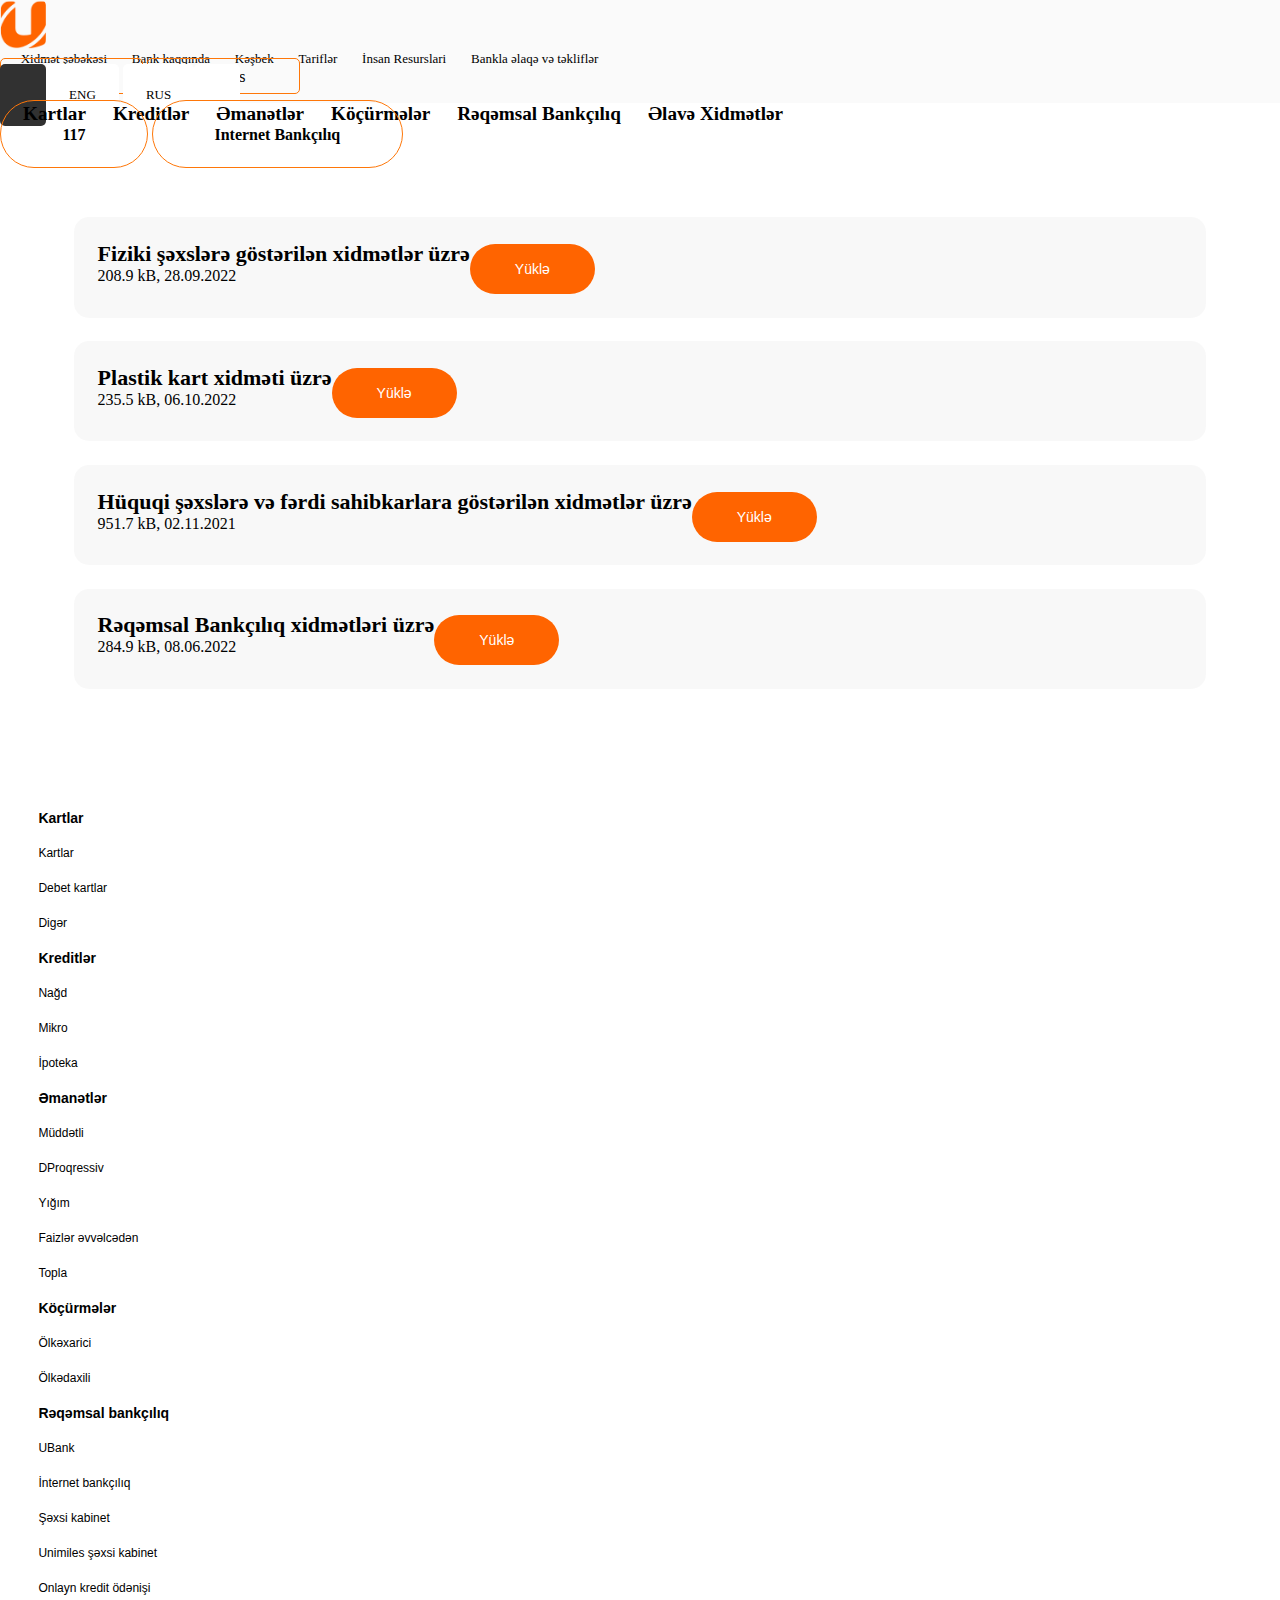
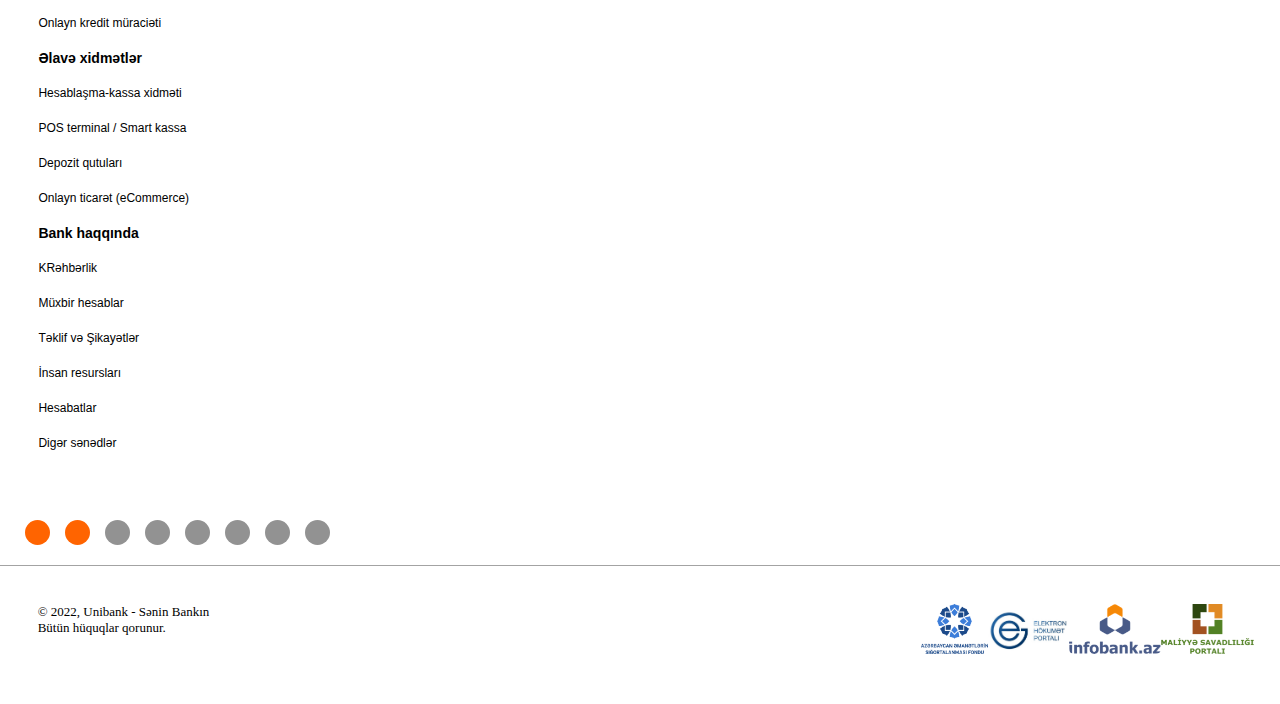
<file: index/index5.html>
<!DOCTYPE html>
<html lang="en">

<head>
    <meta charset="UTF-8">
    <meta http-equiv="X-UA-Compatible" content="IE=edge">
    <meta name="viewport" content="width=device-width, initial-scale=1.0">
    <title>Ana Səhifə - Unibank</title>
    <link rel="stylesheet" href="https://cdnjs.cloudflare.com/ajax/libs/font-awesome/6.2.0/css/all.min.css"
        integrity="sha512-xh6O/CkQoPOWDdYTDqeRdPCVd1SpvCA9XXcUnZS2FmJNp1coAFzvtCN9BmamE+4aHK8yyUHUSCcJHgXloTyT2A=="
        crossorigin="anonymous" referrerpolicy="no-referrer" />
    <link rel="stylesheet" href="../css/style.css">
    <link href="https://cdn.jsdelivr.net/npm/bootstrap@5.0.2/dist/css/bootstrap.min.css" rel="stylesheet"
        integrity="sha384-EVSTQN3/azprG1Anm3QDgpJLIm9Nao0Yz1ztcQTwFspd3yD65VohhpuuCOmLASjC" crossorigin="anonymous">
    <script src="https://cdn.jsdelivr.net/npm/bootstrap@5.0.2/dist/js/bootstrap.bundle.min.js"
        integrity="sha384-MrcW6ZMFYlzcLA8Nl+NtUVF0sA7MsXsP1UyJoMp4YLEuNSfAP+JcXn/tWtIaxVXM"
        crossorigin="anonymous"></script>
    <link rel="stylesheet" href="../OwlCarousel2-2.3.4/dist/assets/owl.carousel.min.css">
    <link rel="stylesheet" href="../OwlCarousel2-2.3.4/dist/assets/owl.theme.default.min.css">
    <script src="https://ajax.googleapis.com/ajax/libs/jquery/3.6.1/jquery.min.js"></script>

</head>

<body>
    <header class="px-4 ">
        <div class="topbar d-flex justify-content-between align-center py-3 col-md-12 ">

            <div class="logoAndMenu d-flex col-md-7 justify-content-between align-center pe-5 ">
                <div class="logo ">
                    <img src="/img/logonew-orange.png " alt="logo ">
                </div>

                <div class="menu ">
                    <a id="first " href="./indexbank2.html">Xidmət şəbəkəsi</a>
                    <a href="./index3.html">Bank kaqqında</a>
                    <a href="./index4.html">Kəşbek</a>
                    <a href="./index5.html">Tariflər</a>
                    <a href="./index6.html">İnsan Resurslari</a>
                    <a href="./index7.html">Bankla əlaqə və təkliflər</a>
                </div>
            </div>


            <div class="langAndSearchAndArea col-md-5 d-flex justify-content-end align-center ">
                <div class="area ">
                    <a href="./index.html" class="areaBtn ">Fərdi</a>
                    <a href="./index8.html" class="areaBtn ">Biznes</a>
                </div>
                <div class="langAndSearchAndMode ms-2 ">
                    <a class="mode " href="# ">
                        <i class="fa-solid fa-moon "></i>
                    </a>
                    <a class="lang ms-2 " href="# ">ENG</a>
                    <a class="lang ms-2 " href="# ">RUS</a>
                    <a class="search ms-2 " href="# ">
                        <i class="fa-solid fa-magnifying-glass "></i>
                    </a>
                </div>
            </div>

        </div>
        <div class="bottomBar d-flex col-md-12 py-2 ">
            <div class="menu col-md-8 ">
                <a href="./index9.html">Kartlar</a>
                <a href="./index10.html">Kreditlər</a>
                <a href="./index11.html">Əmanətlər</a>
                <a href="./index12.html">Köçürmələr</a>
                <a href="./index13.html">Rəqəmsal Bankçılıq</a>
                <a href="#">Əlavə Xidmətlər</a>
            </div>
            <div class="contactServices col-md-4 d-flex justify-content-end ">

                <a class="d-inline-block " href="tel:+05890000111 "><i class="fa-solid fa-phone "></i> 117</a>
                <a class="d-inline-block ms-2 " href="./indexbank15.html">
                    <i class="fa-solid fa-arrow-right "></i> Internet Bankçılıq</a>
            </div>
        </div>

        <div class="searchbox col-md-12">
            <i class="fa-solid fa-xmark"></i>
            <span>Axtarış</span>
            <div class="searchInput">
                <input type="text">
                <i class="fa-solid fa-magnifying-glass"></i>
            </div>
        </div>
    </header>

    <main>
        <div class="rateCards col-md-12 col-sm-12 d-flex">
            <div class="rateCard  col-md-12 col-sm-12">
                <div class="rowrate">
                    <div class="col-md-9 col-sm-9">
                        <h5>Fiziki şəxslərə göstərilən xidmətlər üzrə</h5>
                        <span>208.9 kB, 28.09.2022</span>
                    </div>
                    <div class="col-md-3 col-sm-3-flex align-items-center">
                        <div class="frontnews-btnHolder">
                            <a href="#" class="frontnews-btn">Yüklə</a>
                        </div>
                    </div>
                </div>
                <div class="rowrate">
                    <div class="col-md-9 col-sm-9">
                        <h5>Plastik kart xidməti üzrə</h5>
                        <span>235.5 kB, 06.10.2022</span>
                    </div>
                    <div class="col-md-3 col-sm-3-flex align-items-center">
                        <div class="frontnews-btnHolder">
                            <a href="#" class="frontnews-btn">Yüklə</a>
                        </div>
                    </div>
                </div>
                <div class="rowrate">
                    <div class="col-md-9 col-sm-9">
                        <h5>Hüquqi şəxslərə və fərdi sahibkarlara göstərilən xidmətlər üzrə</h5>
                        <span>951.7 kB, 02.11.2021</span>
                    </div>
                    <div class="col-md-3 col-sm-3-flex align-items-center">
                        <div class="frontnews-btnHolder">
                            <a href="#" class="frontnews-btn">Yüklə</a>
                        </div>
                    </div>
                </div>
                <div class="rowrate">
                    <div class="col-md-9 col-sm-9">
                        <h5>Rəqəmsal Bankçılıq xidmətləri üzrə</h5>
                        <span>284.9 kB, 08.06.2022</span>
                    </div>
                    <div class="col-md-3 col-sm-3-flex align-items-center">
                        <div class="frontnews-btnHolder">
                            <a href="#" class="frontnews-btn">Yüklə</a>
                        </div>
                    </div>
                </div>
            </div>
        </div>
    </main>

    <footer>
        <div class="footer-menu d-flex">
            <div class="menu-1 d">
                <a href="">Kartlar</a>
                <a href="">Kartlar</a>
                <a href="">Debet kartlar</a>
                <a href="">Digər</a>
            </div>
            <div class="menu-1">
                <a href="">Kreditlər</a>
                <a href="">Nağd</a>
                <a href="">Mikro</a>
                <a href="">İpoteka</a>
            </div>
            <div class="menu-1">
                <a href="">Əmanətlər</a>
                <a href="">Müddətli</a>
                <a href="">DProqressiv</a>
                <a href="">Yığım</a>
                <a href="">Faizlər əvvəlcədən</a>
                <a href="">Topla</a>
            </div>
            <div class="menu-1">
                <a href="">Köçürmələr</a>
                <a href="">Ölkəxarici</a>
                <a href="">Ölkədaxili</a>
            </div>
            <div class="menu-1">
                <a href="">Rəqəmsal bankçılıq</a>
                <a href="">UBank</a>
                <a href="">İnternet bankçılıq</a>
                <a href="">Şəxsi kabinet</a>
                <a href="">Unimiles şəxsi kabinet</a>
                <a href="">Onlayn kredit ödənişi</a>
                <a href="">Onlayn kredit müraciəti</a>
            </div>
            <div class="menu-1">
                <a href="">Əlavə xidmətlər</a>
                <a href="">Hesablaşma-kassa xidməti</a>
                <a href="">POS terminal / Smart kassa</a>
                <a href="">Depozit qutuları</a>
                <a href="">Onlayn ticarət (eCommerce)</a>
            </div>
            <div class="menu-1">
                <a href="">Bank haqqında</a>
                <a href="">KRəhbərlik</a>
                <a href="">Müxbir hesablar</a>
                <a href="">Təklif və Şikayətlər</a>
                <a href="">İnsan resursları</a>
                <a href="">Hesabatlar</a>
                <a href="">Digər sənədlər</a>
            </div>
        </div>
        <div class="footer_icons">
            <a href="https://itunes.apple.com/ru/app/unibank-mobile/id1073632425" class="footer_icon">
                <i class="fa-brands fa-apple"></i>
            </a>
            <a href="https://play.google.com/store/apps/details?id=az.unibank.mbanking" class="footer_icon">
                <i class="fa-brands fa-android"></i>
            </a>
            <a href="https://www.facebook.com/unibank.az/" class="footer_icon">
                <i class="fa-brands fa-facebook"></i>
            </a>
            <a href="https://twitter.com/unibank" class="footer_icon">
                <i class="fa-brands fa-twitter"></i>
            </a>
            <a href="https://www.linkedin.com/company/unibankazerbaijan/" class="footer_icon">
                <i class="fa-brands fa-linkedin"></i>
            </a>
            <a href="https://www.youtube.com/c/UnibankAze" class="footer_icon">
                <i class="fa-brands fa-youtube"></i>
            </a>
            <a href="https://www.instagram.com/unibank.az/" class="footer_icon">
                <i class="fa-brands fa-instagram"></i>
            </a>
            <a href="https://t.me/UnibankAZ" class="footer_icon">
                <i class="fa-brands fa-telegram"></i>
            </a>

        </div>
        </div>
        <div class="footer_infos">
            <div class="footer_info">
                <div class="footer-text">
                    © 2022, Unibank - Sənin Bankın </div>
                <div class=" footer-text">
                    Bütün hüquqlar qorunur. </div>
            </div>
            <div class="footer_partners">
                <a class="footer_partner" href="http://adif.az/" target="_blank">
                    <img src="/img/adif.png" alt="">
                </a>
                <a class="footer_partner" href="https://www.e-gov.az/" target="_blank">
                    <img src="/img/Elektron-hokumet-1.jpg" alt="">
                </a>
                <a class="footer_partner" href="https://infobank.az/" target="_blank">
                    <img src="/img/infobank.png" alt="">
                </a>
                <a class="footer_partner" href="https://bizimpullar.az/" target="_blank">
                    <img src="/img/msp.png" alt="">
                </a>
            </div>
        </div>
        </div>
    </footer>
    <script src="../OwlCarousel2-2.3.4/dist/owl.carousel.min.js"></script>
    <script src="../js/style.js"></script>
</body>

</html>
</file>
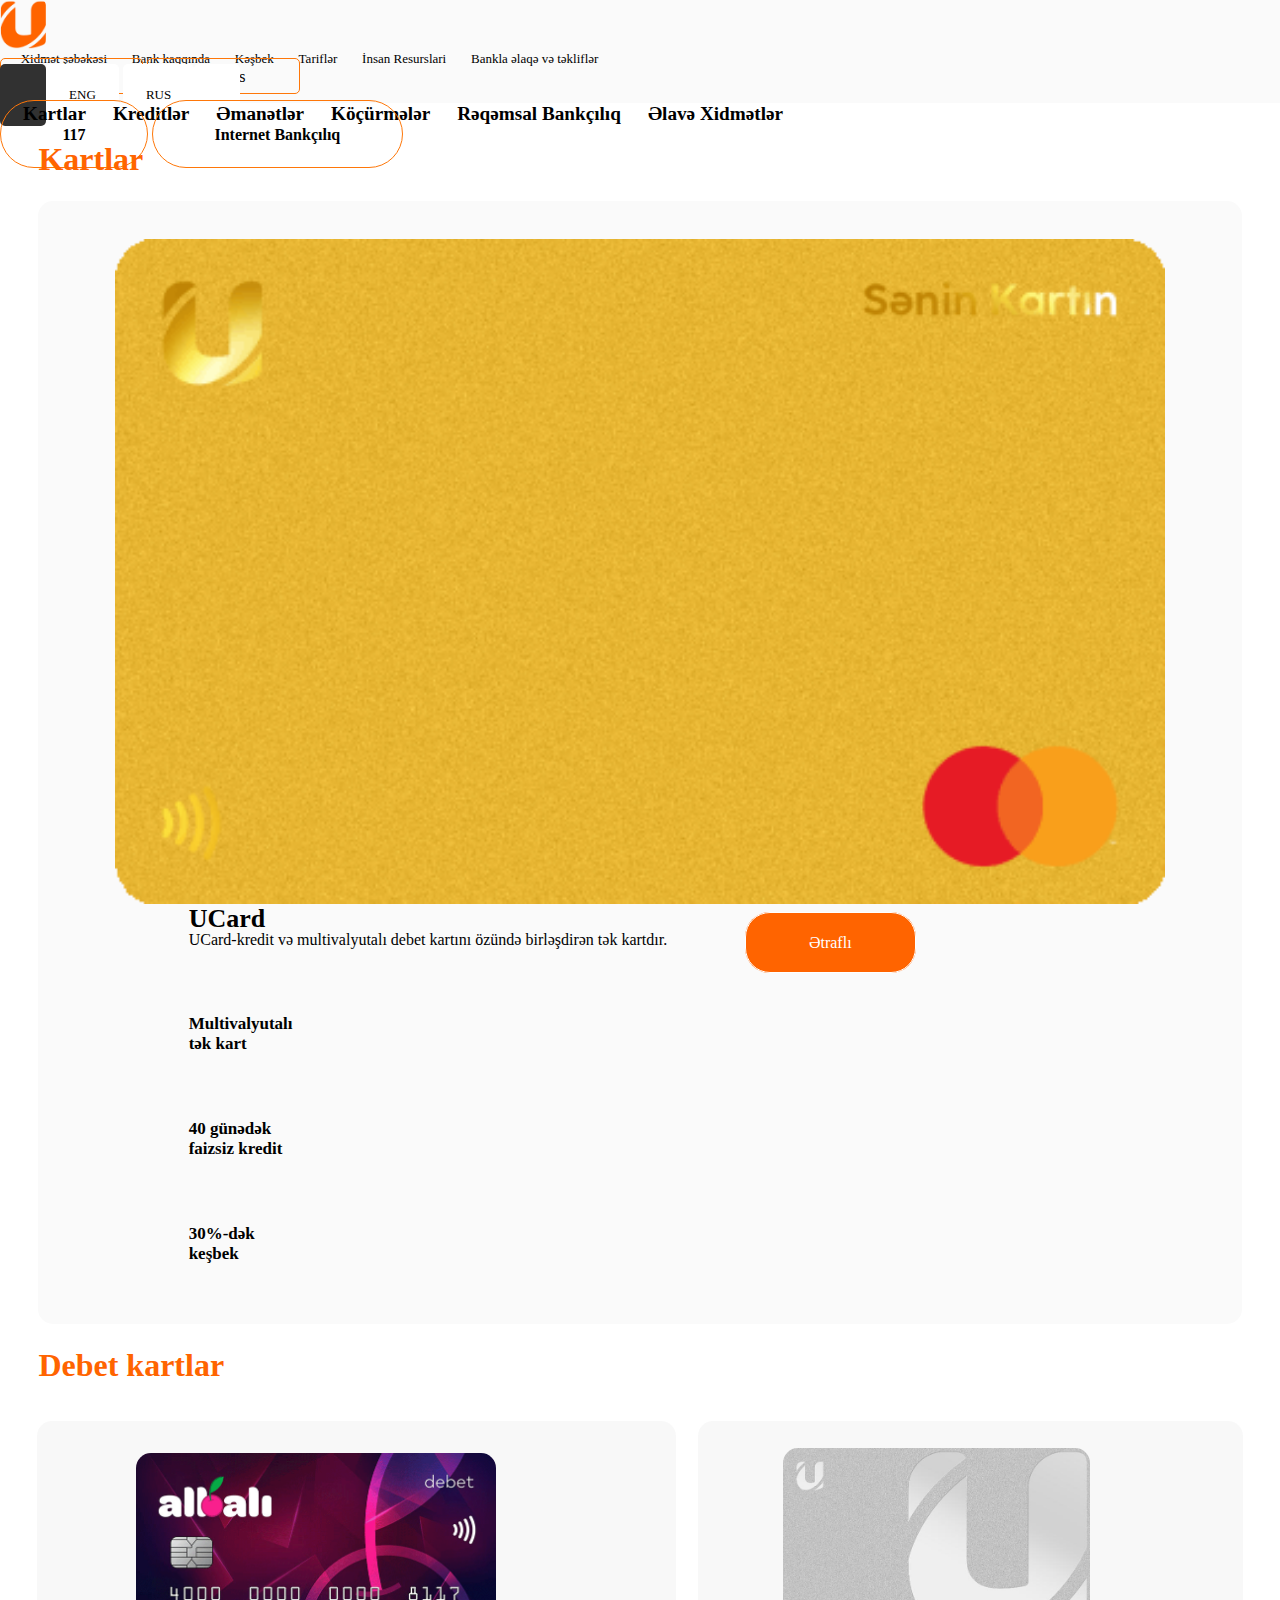
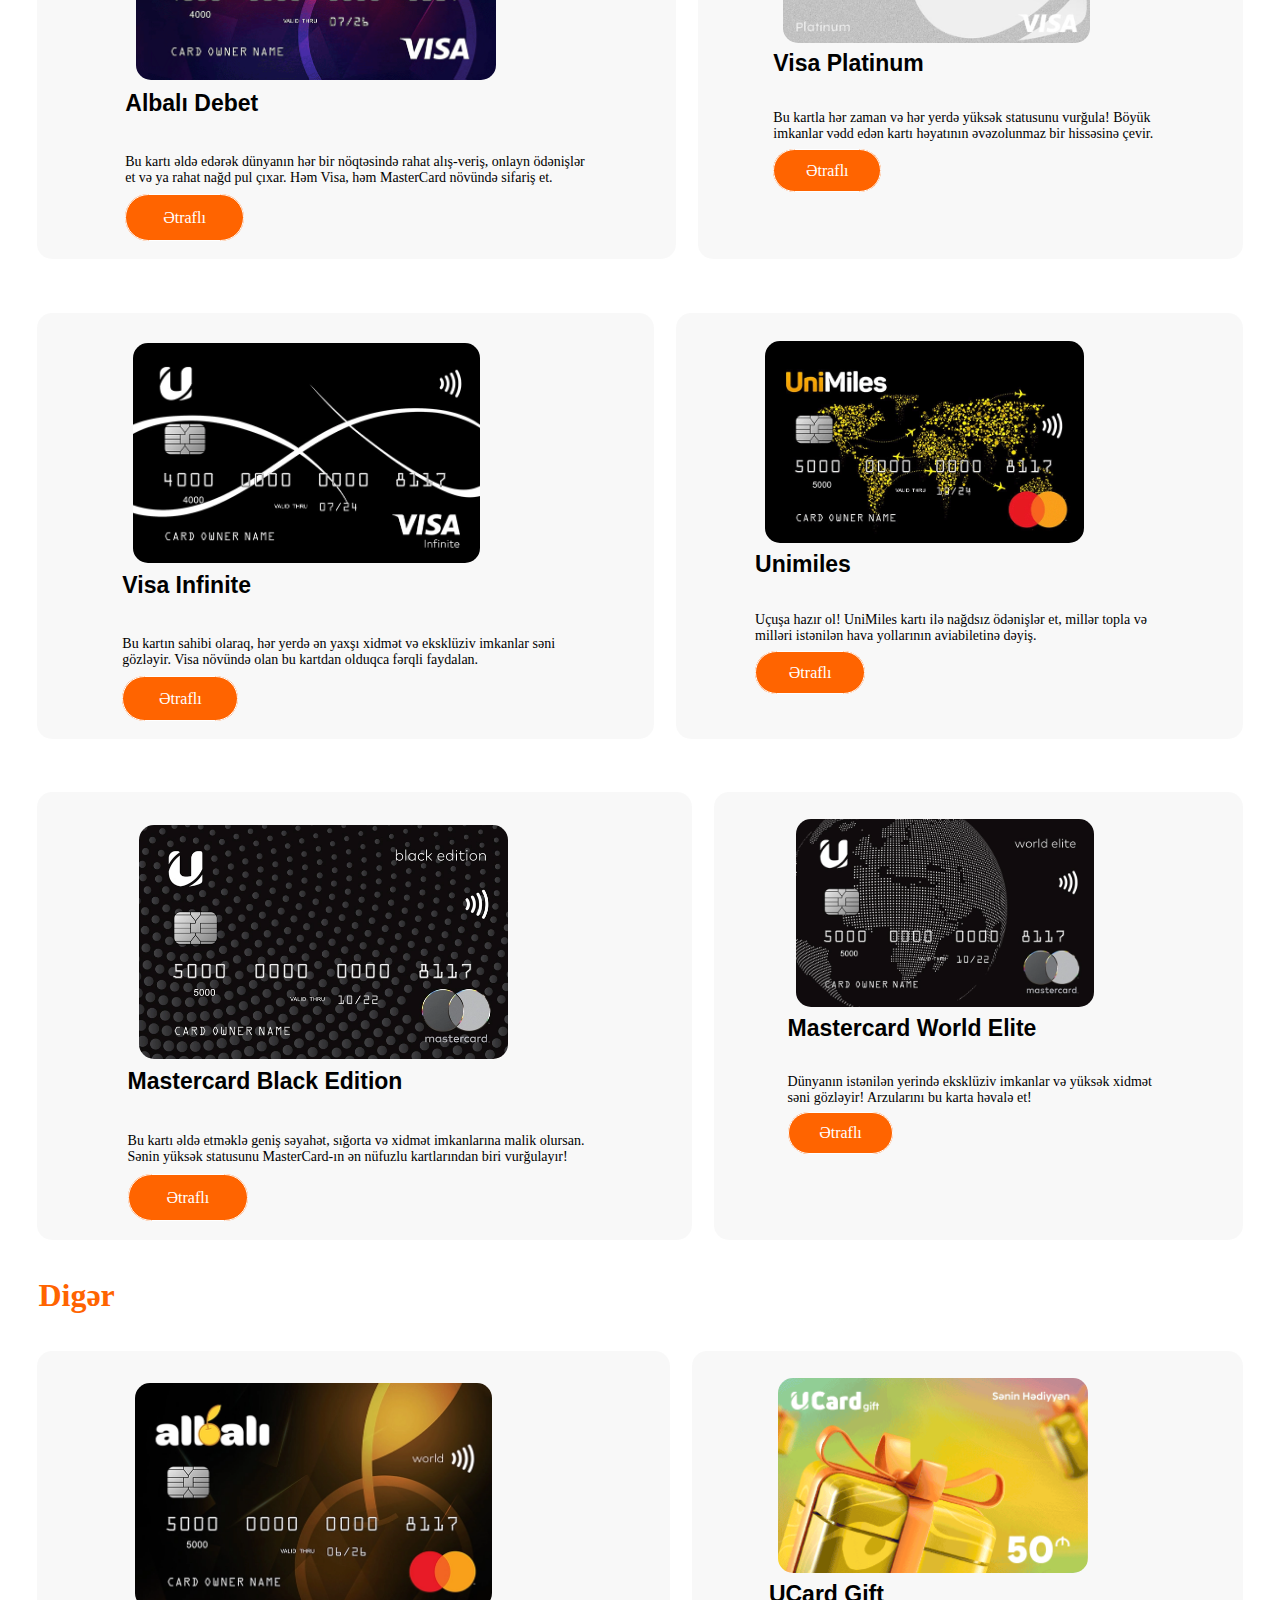
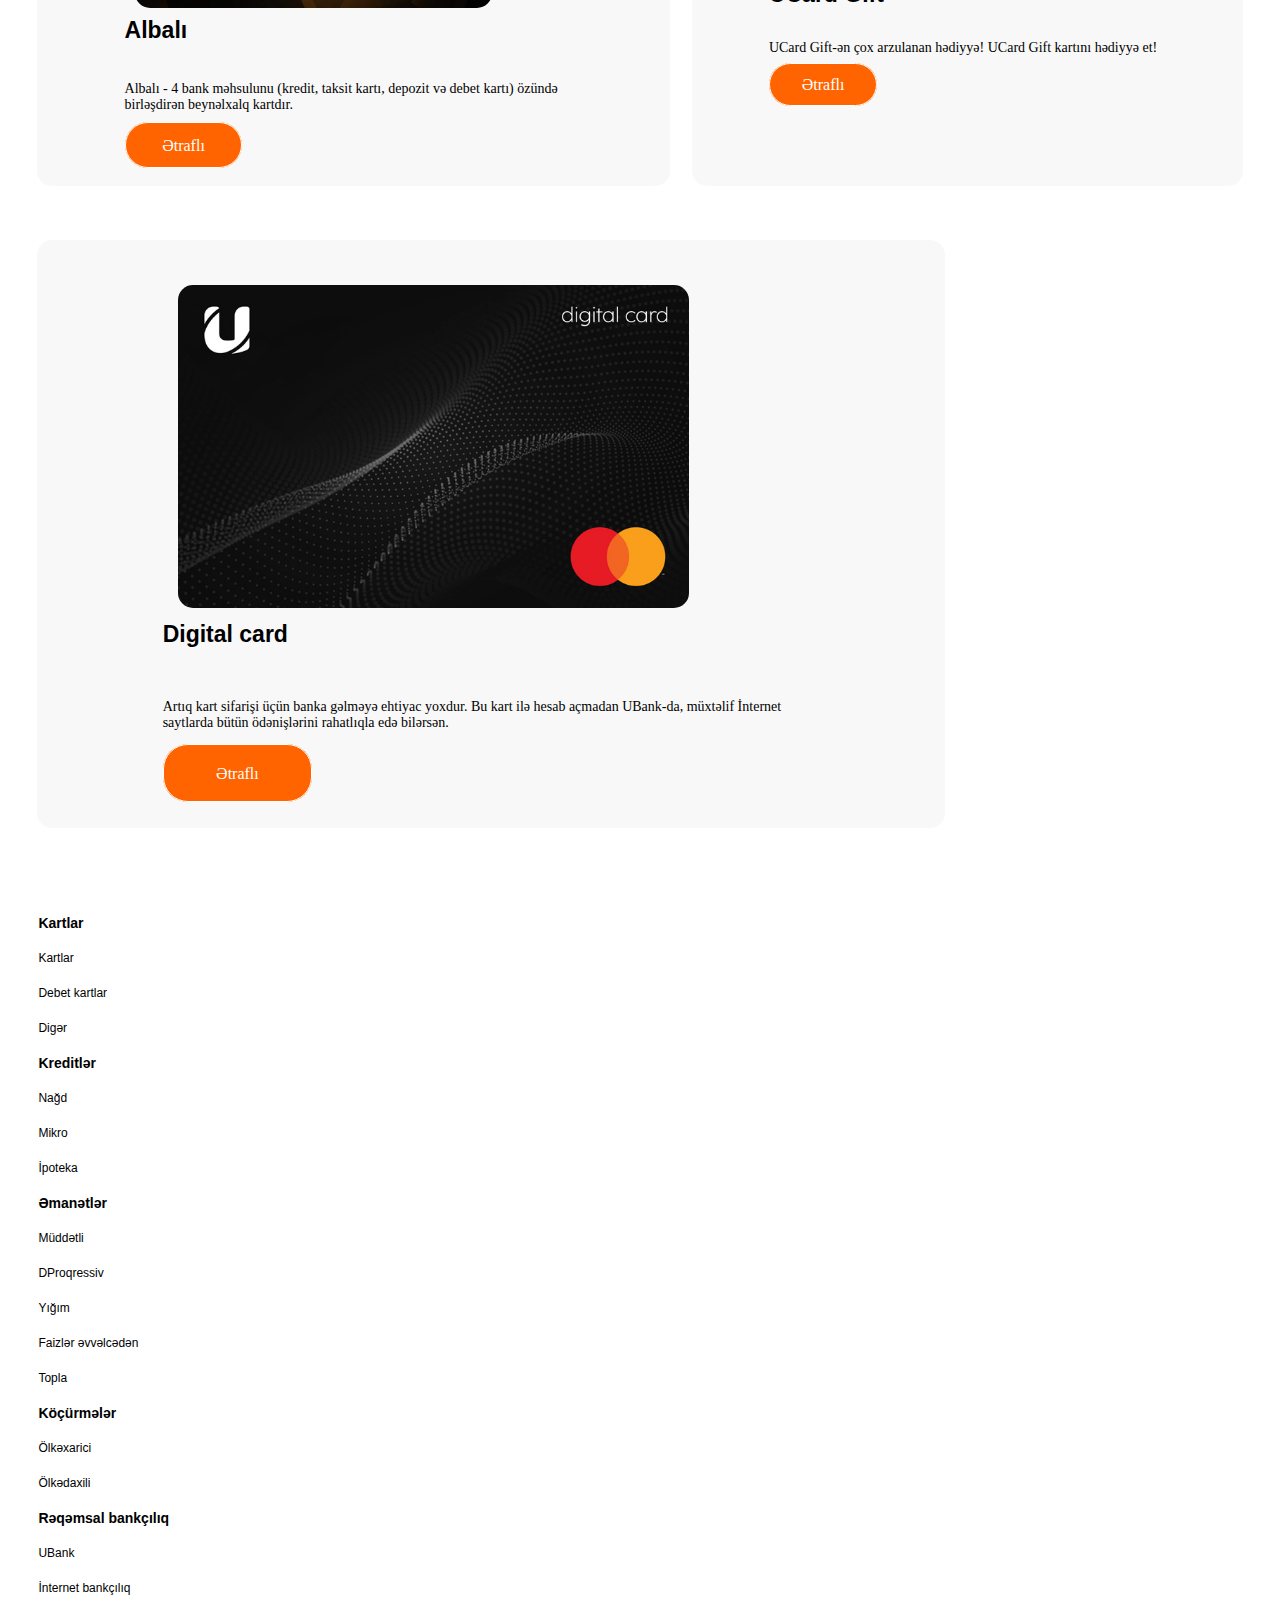
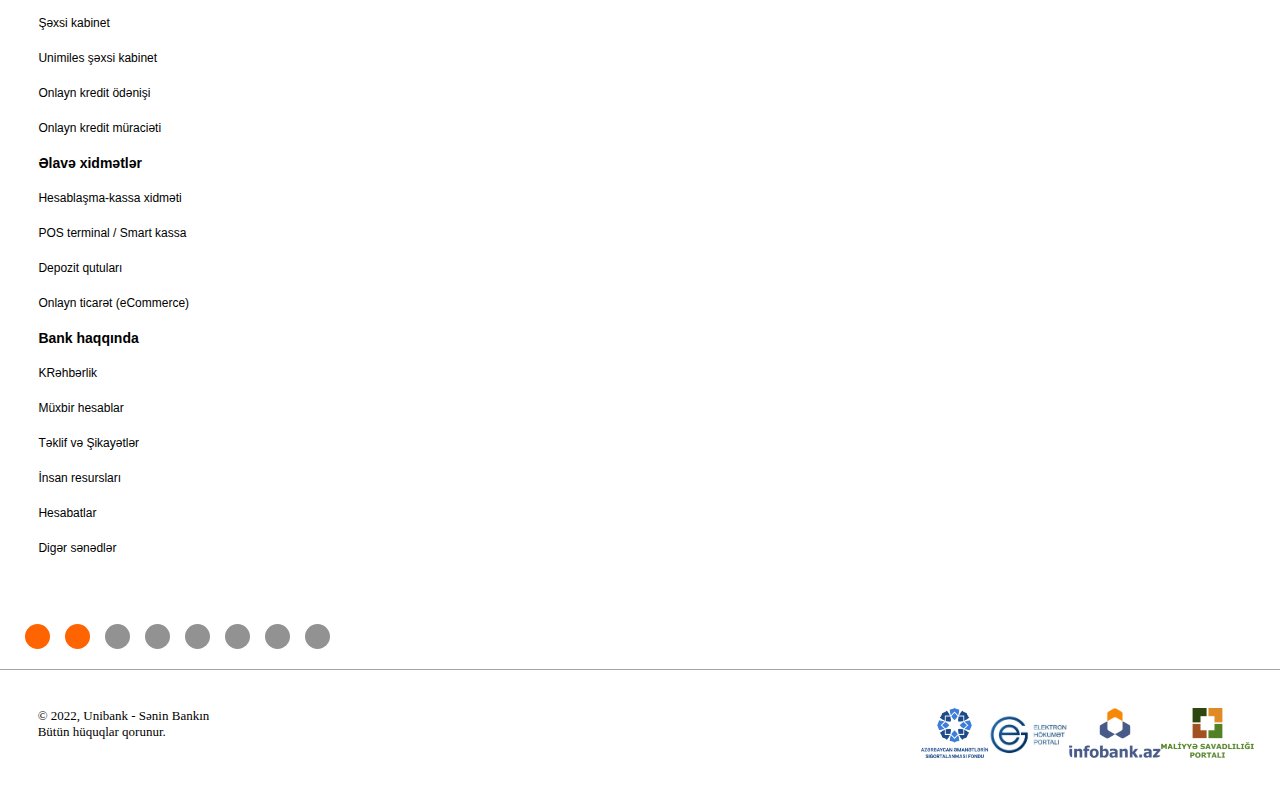
<file: index/index9.html>
<!DOCTYPE html>
<html lang="en">

<head>
    <meta charset="UTF-8">
    <meta http-equiv="X-UA-Compatible" content="IE=edge">
    <meta name="viewport" content="width=device-width, initial-scale=1.0">
    <title>Ana Səhifə - Unibank</title>
    <link rel="stylesheet" href="https://cdnjs.cloudflare.com/ajax/libs/font-awesome/6.2.0/css/all.min.css"
        integrity="sha512-xh6O/CkQoPOWDdYTDqeRdPCVd1SpvCA9XXcUnZS2FmJNp1coAFzvtCN9BmamE+4aHK8yyUHUSCcJHgXloTyT2A=="
        crossorigin="anonymous" referrerpolicy="no-referrer" />
    <link rel="stylesheet" href="../css/style.css">
    <link href="https://cdn.jsdelivr.net/npm/bootstrap@5.0.2/dist/css/bootstrap.min.css" rel="stylesheet"
        integrity="sha384-EVSTQN3/azprG1Anm3QDgpJLIm9Nao0Yz1ztcQTwFspd3yD65VohhpuuCOmLASjC" crossorigin="anonymous">
    <script src="https://cdn.jsdelivr.net/npm/bootstrap@5.0.2/dist/js/bootstrap.bundle.min.js"
        integrity="sha384-MrcW6ZMFYlzcLA8Nl+NtUVF0sA7MsXsP1UyJoMp4YLEuNSfAP+JcXn/tWtIaxVXM"
        crossorigin="anonymous"></script>
    <link rel="stylesheet" href="../OwlCarousel2-2.3.4/dist/assets/owl.carousel.min.css">
    <link rel="stylesheet" href="../OwlCarousel2-2.3.4/dist/assets/owl.theme.default.min.css">
    <script src="https://ajax.googleapis.com/ajax/libs/jquery/3.6.1/jquery.min.js"></script>

</head>

<body>
    <header class="px-4 ">
        <div class="topbar d-flex justify-content-between align-center py-3 col-md-12 ">

            <div class="logoAndMenu d-flex col-md-7 justify-content-between align-center pe-5 ">
                <div class="logo ">
                    <img src="/img/logonew-orange.png " alt="logo ">
                </div>

                <div class="menu ">
                    <a id="first " href="./indexbank2.html">Xidmət şəbəkəsi</a>
                    <a href="./index3.html">Bank kaqqında</a>
                    <a href="./index4.html">Kəşbek</a>
                    <a href="./index5.html">Tariflər</a>
                    <a href="./index6.html">İnsan Resurslari</a>
                    <a href="./index7.html">Bankla əlaqə və təkliflər</a>
                </div>
            </div>


            <div class="langAndSearchAndArea col-md-5 d-flex justify-content-end align-center ">
                <div class="area ">
                    <a href="./index.html" class="areaBtn ">Fərdi</a>
                    <a href="./index8.html" class="areaBtn ">Biznes</a>
                </div>
                <div class="langAndSearchAndMode ms-2 ">
                    <a class="mode " href="# ">
                        <i class="fa-solid fa-moon "></i>
                    </a>
                    <a class="lang ms-2 " href="# ">ENG</a>
                    <a class="lang ms-2 " href="# ">RUS</a>
                    <a class="search ms-2 " href="# ">
                        <i class="fa-solid fa-magnifying-glass "></i>
                    </a>
                </div>
            </div>

        </div>
        <div class="bottomBar d-flex col-md-12 py-2 ">
            <div class="menu col-md-8 ">
                <a href="./index9.html">Kartlar</a>
                <a href="./index10.html">Kreditlər</a>
                <a href="./index11.html">Əmanətlər</a>
                <a href="./index12.html">Köçürmələr</a>
                <a href="./index13.html">Rəqəmsal Bankçılıq</a>
                <a href="#">Əlavə Xidmətlər</a>
            </div>
            <div class="contactServices col-md-4 d-flex justify-content-end ">

                <a class="d-inline-block " href="tel:+05890000111 "><i class="fa-solid fa-phone "></i> 117</a>
                <a class="d-inline-block ms-2 " href="./indexbank15.html">
                    <i class="fa-solid fa-arrow-right "></i> Internet Bankçılıq</a>
            </div>
        </div>

        <div class="searchbox col-md-12">
            <i class="fa-solid fa-xmark"></i>
            <span>Axtarış</span>
            <div class="searchInput">
                <input type="text">
                <i class="fa-solid fa-magnifying-glass"></i>
            </div>
        </div>
    </header>
    <main>
        <h1 class="text-about">Kartlar</h1>
        <div class="card9 ">
            <div class="row9 col-md-12 d-flex">
                <div class="col-md-4">
                    <img src="/img/ucard.gif" alt="">
                </div>
                <div class="col-md-8">
                    <div class="titleicon d-flex">
                        <h5 class="card-title9">UCard </h5>
                        <a href="#" class="bottom-9">Ətraflı</a>
                    </div>
                    <div class="card-body9 ">
                        <p class="card-text9">UCard-kredit və multivalyutalı debet kartını özündə birləşdirən tək
                            kartdır.</p>
                    </div>
                    <div class="cardicon9 d-flex">
                        <div class="icon9">
                            <i class="fa-solid fa-folder-open"></i>
                            <p class="card-textp9">Multivalyutalı <br>
                                tək kart</p>
                        </div>
                        <div class="icon9">
                            <i class="fa-solid fa-hourglass-start"></i>
                            <p class="card-textp9">40 günədək
                                <br>
                                faizsiz kredit
                            </p>
                        </div>
                        <div class="icon9">
                            <i class="fa-solid fa-right-left"></i>
                            <p class="card-textp9">30%-dək <br>
                                keşbek</p>
                        </div>
                    </div>
                </div>
            </div>
        </div>
        <h1 class="text-about"> Debet kartlar</h1>
        <div class="card-group col-md-12 d-flex">
            <div class="card6 col-md-6">
                <div class="card-body6">
                    <img src="/img/albalicard.webp" class="card-img9" alt="...">
                    <div class="card-text9">
                        <h5 class="card-title-9">Albalı Debet</h5>
                        <p class="card-text-9">Bu kartı əldə edərək dünyanın hər bir nöqtəsində rahat alış-veriş, onlayn
                            ödənişlər et və ya rahat nağd pul çıxar. Həm Visa, həm MasterCard növündə sifariş et.</p>
                        <a href="#" class="bottom9">Ətraflı</a>
                    </div>
                </div>
            </div>
            <div class="card6 col-md-6">
                <div class="card-body6">
                    <img src="/img/platium.jpg" class="card-img9" alt="...">
                    <div class="card-text9">
                        <h5 class="card-title-9">Visa Platinum</h5>
                        <p class="card-text-9">Bu kartla hər zaman və hər yerdə yüksək statusunu vurğula! Böyük imkanlar
                            vədd edən kartı həyatının əvəzolunmaz bir hissəsinə çevir.</p>
                        <a href="#" class="bottom9">Ətraflı</a>
                    </div>
                </div>
            </div>
        </div>
        <div class="card-group col-md-12 d-flex">
            <div class="card6 col-md-6">
                <div class="card-body6">
                    <img src="/img/visa infi.webp" class="card-img9" alt="...">
                    <div class="card-text9">
                        <h5 class="card-title-9">Visa Infinite</h5>
                        <p class="card-text-9">Bu kartın sahibi olaraq, hər yerdə ən yaxşı xidmət və eksklüziv imkanlar
                            səni gözləyir. Visa növündə olan bu kartdan olduqca fərqli faydalan.</p>
                        <a href="#" class="bottom9">Ətraflı</a>
                    </div>
                </div>
            </div>
            <div class="card6 col-md-6">
                <div class="card-body6">
                    <img src="/img/unimiles.webp" class="card-img9" alt="...">
                    <div class="card-text9">
                        <h5 class="card-title-9">Unimiles</h5>
                        <p class="card-text-9">Uçuşa hazır ol! UniMiles kartı ilə nağdsız ödənişlər et, millər topla və
                            milləri istənilən hava yollarının aviabiletinə dəyiş.</p>
                        <a href="#" class="bottom9">Ətraflı</a>
                    </div>
                </div>
            </div>
        </div>
        <div class="card-group col-md-12 d-flex">
            <div class="card6 col-md-6">
                <div class="card-body6">
                    <img src="/img/masterblack.webp" class="card-img9" alt="...">
                    <div class="card-text9">
                        <h5 class="card-title-9">Mastercard Black Edition</h5>
                        <p class="card-text-9">Bu kartı əldə etməklə geniş səyahət, sığorta və xidmət imkanlarına malik
                            olursan. Sənin yüksək statusunu MasterCard-ın ən nüfuzlu kartlarından biri vurğulayır!</p>
                        <a href="#" class="bottom9">Ətraflı</a>
                    </div>
                </div>
            </div>
            <div class="card6 col-md-6">
                <div class="card-body6">
                    <img src="/img/masterword.webp" class="card-img9" alt="...">
                    <div class="card-text9">
                        <h5 class="card-title-9">Mastercard World Elite</h5>
                        <p class="card-text-9">Dünyanın istənilən yerində eksklüziv imkanlar və yüksək xidmət səni
                            gözləyir! Arzularını bu karta həvalə et!</p>
                        <a href="#" class="bottom9">Ətraflı</a>
                    </div>
                </div>
            </div>
        </div>
        <h1 class="text-about"> Digər</h1>
        <div class="card-group col-md-12 d-flex">
            <div class="card6 col-md-6">
                <div class="card-body6">
                    <img src="/img/albali1.webp" class="card-img9" alt="...">
                    <div class="card-text9">
                        <h5 class="card-title-9">Albalı</h5>
                        <p class="card-text-9">Albalı - 4 bank məhsulunu (kredit, taksit kartı, depozit və debet kartı)
                            özündə birləşdirən beynəlxalq kartdır.</p>
                        <a href="#" class="bottom9">Ətraflı</a>
                    </div>
                </div>
            </div>
            <div class="card6 col-md-6">
                <div class="card-body6">
                    <img src="/img/ucardgift.webp" class="card-img9" alt="...">
                    <div class="card-text9">
                        <h5 class="card-title-9">UCard Gift</h5>
                        <p class="card-text-9">UCard Gift-ən çox arzulanan hədiyyə! UCard Gift kartını hədiyyə et!</p>
                        <a href="#" class="bottom9">Ətraflı</a>
                    </div>
                </div>
            </div>
        </div>
        <div class="card-group col-md-12 d-flex">
            <div class="card6 col-md-6">
                <div class="card-body6">
                    <img src="/img/digital.jpg" class="card-img9" alt="...">
                    <div class="card-text9">
                        <h5 class="card-title-9">Digital card</h5>
                        <p class="card-text-9">Artıq kart sifarişi üçün banka gəlməyə ehtiyac yoxdur. Bu kart ilə hesab
                            açmadan UBank-da, müxtəlif İnternet saytlarda bütün ödənişlərini rahatlıqla edə bilərsən.
                        </p>
                        <a href="#" class="bottom9">Ətraflı</a>
                    </div>
                </div>
            </div>

    </main>

    <footer>
        <div class="footer-menu d-flex">
            <div class="menu-1 d">
                <a href="">Kartlar</a>
                <a href="">Kartlar</a>
                <a href="">Debet kartlar</a>
                <a href="">Digər</a>
            </div>
            <div class="menu-1">
                <a href="">Kreditlər</a>
                <a href="">Nağd</a>
                <a href="">Mikro</a>
                <a href="">İpoteka</a>
            </div>
            <div class="menu-1">
                <a href="">Əmanətlər</a>
                <a href="">Müddətli</a>
                <a href="">DProqressiv</a>
                <a href="">Yığım</a>
                <a href="">Faizlər əvvəlcədən</a>
                <a href="">Topla</a>
            </div>
            <div class="menu-1">
                <a href="">Köçürmələr</a>
                <a href="">Ölkəxarici</a>
                <a href="">Ölkədaxili</a>
            </div>
            <div class="menu-1">
                <a href="">Rəqəmsal bankçılıq</a>
                <a href="">UBank</a>
                <a href="">İnternet bankçılıq</a>
                <a href="">Şəxsi kabinet</a>
                <a href="">Unimiles şəxsi kabinet</a>
                <a href="">Onlayn kredit ödənişi</a>
                <a href="">Onlayn kredit müraciəti</a>
            </div>
            <div class="menu-1">
                <a href="">Əlavə xidmətlər</a>
                <a href="">Hesablaşma-kassa xidməti</a>
                <a href="">POS terminal / Smart kassa</a>
                <a href="">Depozit qutuları</a>
                <a href="">Onlayn ticarət (eCommerce)</a>
            </div>
            <div class="menu-1">
                <a href="">Bank haqqında</a>
                <a href="">KRəhbərlik</a>
                <a href="">Müxbir hesablar</a>
                <a href="">Təklif və Şikayətlər</a>
                <a href="">İnsan resursları</a>
                <a href="">Hesabatlar</a>
                <a href="">Digər sənədlər</a>
            </div>
        </div>
        <div class="footer_icons">
            <a href="https://itunes.apple.com/ru/app/unibank-mobile/id1073632425" class="footer_icon">
                <i class="fa-brands fa-apple"></i>
            </a>
            <a href="https://play.google.com/store/apps/details?id=az.unibank.mbanking" class="footer_icon">
                <i class="fa-brands fa-android"></i>
            </a>
            <a href="https://www.facebook.com/unibank.az/" class="footer_icon">
                <i class="fa-brands fa-facebook"></i>
            </a>
            <a href="https://twitter.com/unibank" class="footer_icon">
                <i class="fa-brands fa-twitter"></i>
            </a>
            <a href="https://www.linkedin.com/company/unibankazerbaijan/" class="footer_icon">
                <i class="fa-brands fa-linkedin"></i>
            </a>
            <a href="https://www.youtube.com/c/UnibankAze" class="footer_icon">
                <i class="fa-brands fa-youtube"></i>
            </a>
            <a href="https://www.instagram.com/unibank.az/" class="footer_icon">
                <i class="fa-brands fa-instagram"></i>
            </a>
            <a href="https://t.me/UnibankAZ" class="footer_icon">
                <i class="fa-brands fa-telegram"></i>
            </a>

        </div>
        </div>
        <div class="footer_infos">
            <div class="footer_info">
                <div class="footer-text">
                    © 2022, Unibank - Sənin Bankın </div>
                <div class=" footer-text">
                    Bütün hüquqlar qorunur. </div>
            </div>
            <div class="footer_partners">
                <a class="footer_partner" href="http://adif.az/" target="_blank">
                    <img src="/img/adif.png" alt="">
                </a>
                <a class="footer_partner" href="https://www.e-gov.az/" target="_blank">
                    <img src="/img/Elektron-hokumet-1.jpg" alt="">
                </a>
                <a class="footer_partner" href="https://infobank.az/" target="_blank">
                    <img src="/img/infobank.png" alt="">
                </a>
                <a class="footer_partner" href="https://bizimpullar.az/" target="_blank">
                    <img src="/img/msp.png" alt="">
                </a>
            </div>
        </div>
        </div>
    </footer>
    <script src="../OwlCarousel2-2.3.4/dist/owl.carousel.min.js"></script>
    <script src="../js/style.js"></script>
</body>

</html>
</file>
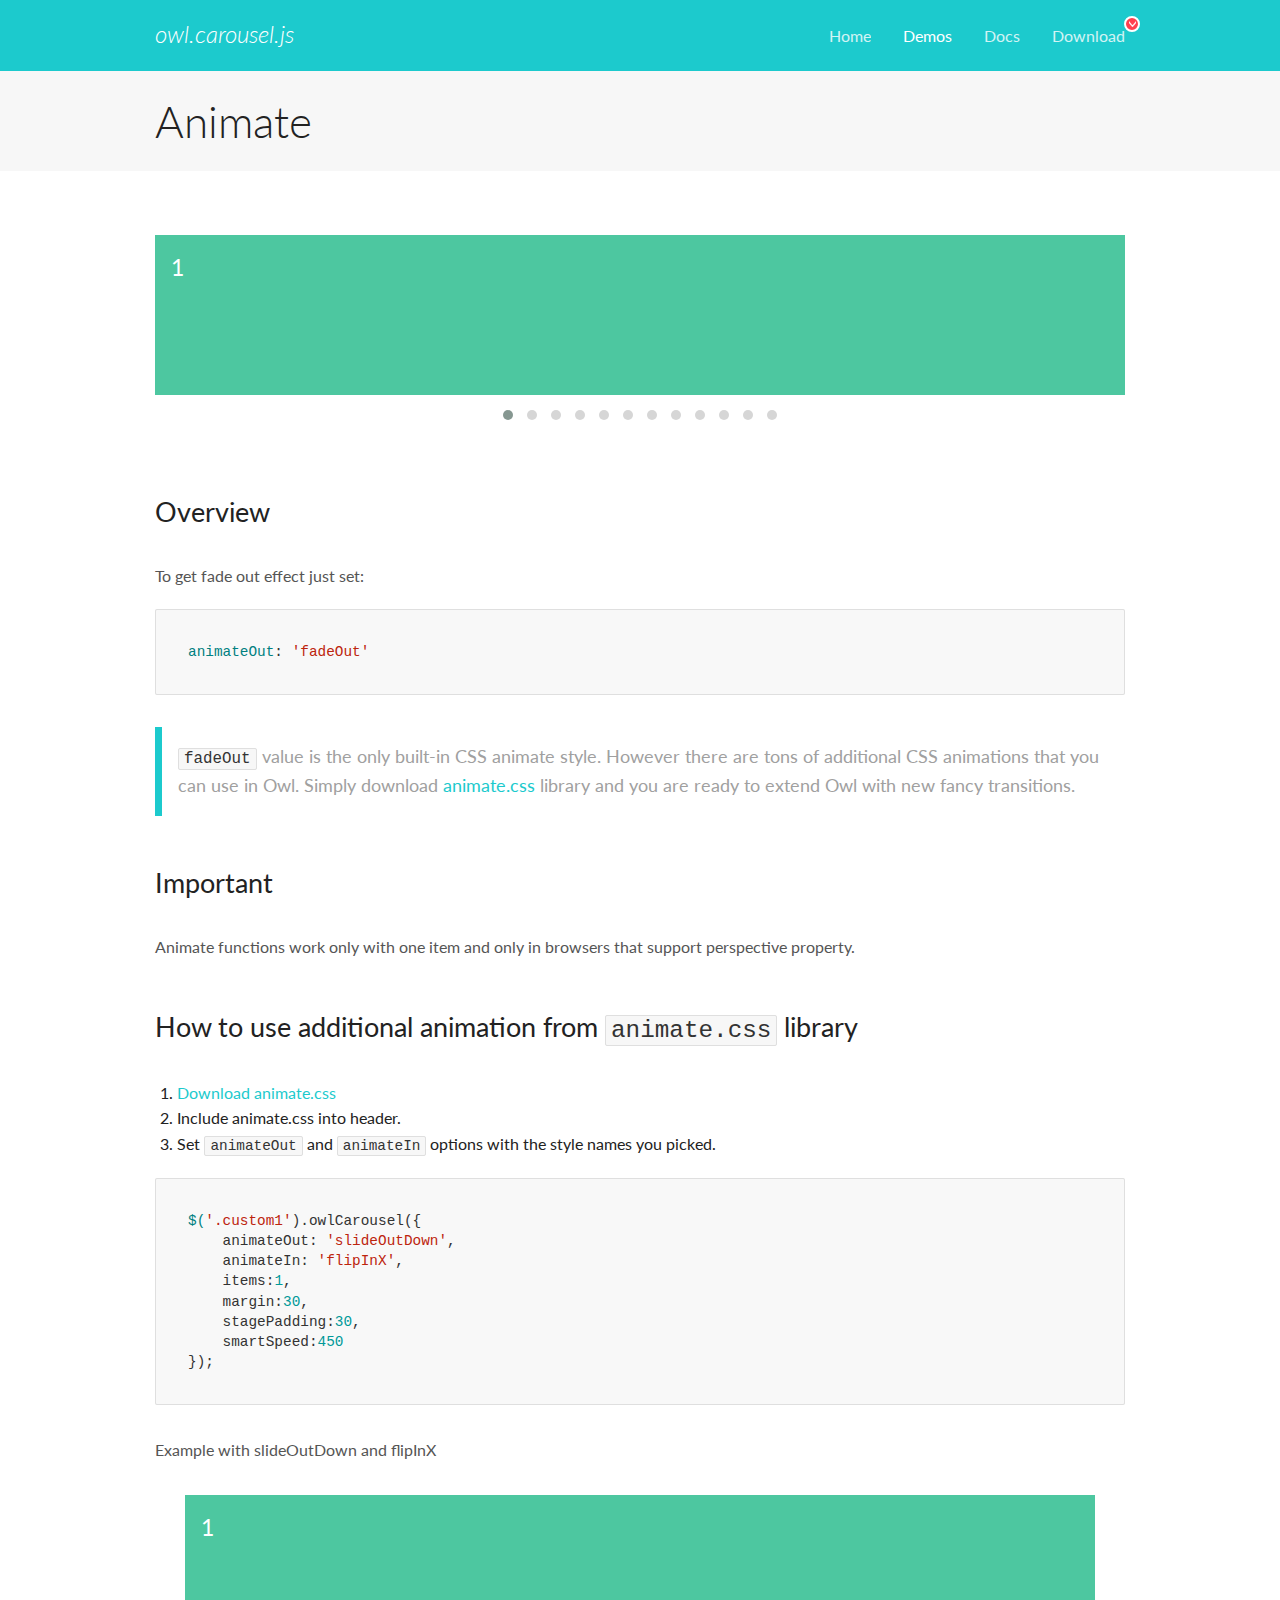
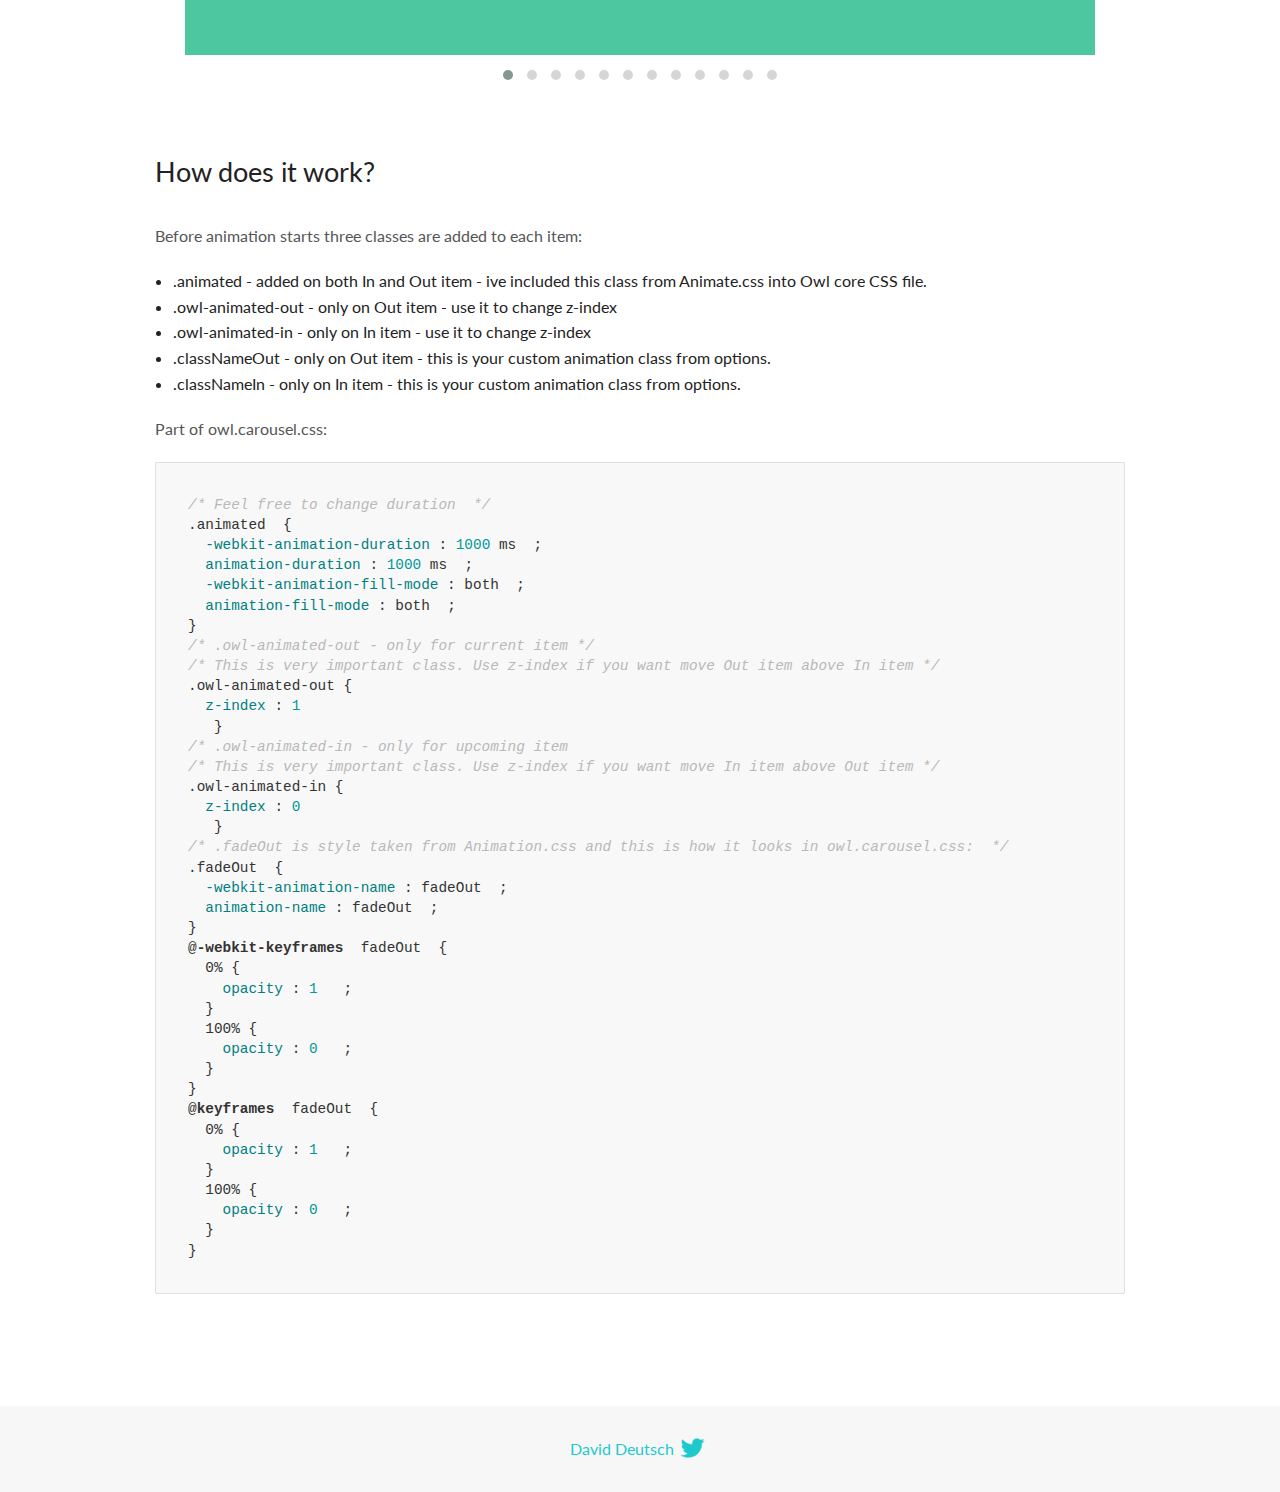
<file: OwlCarousel2-2.3.4/docs/demos/animate.html>
<!DOCTYPE html>
<html lang="en">
  <head>

    <!-- head -->
    <meta charset="utf-8">
    <meta name="msapplication-tap-highlight" content="no" />
    <meta name="viewport" content="width=device-width, initial-scale=1.0" />
    <meta name="description" content="Animate carousel">
    <meta name="author" content="David Deutsch">
    <title>
      Animate Demo | Owl Carousel | 2.3.4
    </title>

    <!-- Stylesheets -->
    <link href='https://fonts.googleapis.com/css?family=Lato:300,400,700,400italic,300italic' rel='stylesheet' type='text/css'>
    <link rel="stylesheet" href="../assets/css/docs.theme.min.css">

    <!-- Owl Stylesheets -->
    <link rel="stylesheet" href="../assets/owlcarousel/assets/owl.carousel.min.css">
    <link rel="stylesheet" href="../assets/owlcarousel/assets/owl.theme.default.min.css">

    <!-- HTML5 shim and Respond.js IE8 support of HTML5 elements and media queries -->

    <!--[if lt IE 9]>
      <script src="https://oss.maxcdn.com/libs/html5shiv/3.7.0/html5shiv.js"></script>
      <script src="https://oss.maxcdn.com/libs/respond.js/1.3.0/respond.min.js"></script>
    <![endif]-->

    <!-- Favicons -->
    <link rel="apple-touch-icon-precomposed" sizes="144x144" href="../assets/ico/apple-touch-icon-144-precomposed.png">
    <link rel="shortcut icon" href="../assets/ico/favicon.png">
    <link rel="shortcut icon" href="favicon.ico">

    <!-- Yeah i know js should not be in header. Its required for demos.-->

    <!-- javascript -->
    <script src="../assets/vendors/jquery.min.js"></script>
    <script src="../assets/owlcarousel/owl.carousel.js"></script>
  </head>
  <body>

    <!-- header -->
    <header class="header">
      <div class="row">
        <div class="large-12 columns">
          <div class="brand left">
            <h3>
              <a href="/OwlCarousel2/">owl.carousel.js</a> 
            </h3>
          </div>
          <a id="toggle-nav" class="right">
            <span></span> <span></span> <span></span> 
          </a> 
          <div class="nav-bar">
            <ul class="clearfix">
              <li> <a href="/OwlCarousel2/index.html">Home</a>  </li>
              <li class="active">
                <a href="/OwlCarousel2/demos/demos.html">Demos</a> 
              </li>
              <li> <a href="/OwlCarousel2/docs/started-welcome.html">Docs</a>  </li>
              <li>
                <a href="https://github.com/OwlCarousel2/OwlCarousel2/archive/2.3.4.zip">Download</a> 
                <span class="download"></span> 
              </li>
            </ul>
          </div>
        </div>
      </div>
    </header>

    <!-- title -->
    <section class="title">
      <div class="row">
        <div class="large-12 columns">
          <h1>Animate</h1>
        </div>
      </div>
    </section>

    <!--  Demos -->
    <section id="demos">
      <div class="row">
        <div class="large-12 columns">
          <div class="fadeOut owl-carousel owl-theme">
            <div class="item">
              <h4>1</h4>
            </div>
            <div class="item">
              <h4>2</h4>
            </div>
            <div class="item">
              <h4>3</h4>
            </div>
            <div class="item">
              <h4>4</h4>
            </div>
            <div class="item">
              <h4>5</h4>
            </div>
            <div class="item">
              <h4>6</h4>
            </div>
            <div class="item">
              <h4>7</h4>
            </div>
            <div class="item">
              <h4>8</h4>
            </div>
            <div class="item">
              <h4>9</h4>
            </div>
            <div class="item">
              <h4>10</h4>
            </div>
            <div class="item">
              <h4>11</h4>
            </div>
            <div class="item">
              <h4>12</h4>
            </div>
          </div>
          <h3 id="overview">Overview</h3>
          <p>To get fade out effect just set:</p>
          <pre><code>animateOut: &#39;fadeOut&#39;</code></pre>
          <blockquote>
            <p><code>fadeOut</code> value is the only built-in CSS animate style. However there are tons of additional CSS animations that you can use in Owl. Simply download
              <a href="https://daneden.github.io/animate.css/">animate.css</a>  library and you are ready to extend Owl with new fancy transitions.</p>
          </blockquote>
          <h3 id="important">Important</h3>
          <p>Animate functions work only with one item and only in browsers that support perspective property.</p>
          <h3 id="how-to-use-additional-animation-from-animate-css-library">How to use additional animation from <code>animate.css</code> library</h3>
          <ol>
            <li> <a href="https://daneden.github.io/animate.css/">Download animate.css</a>  </li>
            <li>Include animate.css into header.</li>
            <li>Set <code>animateOut</code> and <code>animateIn</code> options with the style names you picked.</li>
          </ol>
          <pre><code>$(&#39;.custom1&#39;).owlCarousel({
    animateOut: &#39;slideOutDown&#39;,
    animateIn: &#39;flipInX&#39;,
    items:1,
    margin:30,
    stagePadding:30,
    smartSpeed:450
});</code></pre>
          <p>Example with slideOutDown and flipInX</p>
          <div class="custom1 owl-carousel owl-theme">
            <div class="item">
              <h4>1</h4>
            </div>
            <div class="item">
              <h4>2</h4>
            </div>
            <div class="item">
              <h4>3</h4>
            </div>
            <div class="item">
              <h4>4</h4>
            </div>
            <div class="item">
              <h4>5</h4>
            </div>
            <div class="item">
              <h4>6</h4>
            </div>
            <div class="item">
              <h4>7</h4>
            </div>
            <div class="item">
              <h4>8</h4>
            </div>
            <div class="item">
              <h4>9</h4>
            </div>
            <div class="item">
              <h4>10</h4>
            </div>
            <div class="item">
              <h4>11</h4>
            </div>
            <div class="item">
              <h4>12</h4>
            </div>
          </div>
          <h3 id="how-does-it-work-">How does it work?</h3>
          <p>Before animation starts three classes are added to each item:</p>
          <ul>
            <li>.animated - added on both In and Out item - ive included this class from Animate.css into Owl core CSS file.</li>
            <li>.owl-animated-out - only on Out item - use it to change z-index</li>
            <li>.owl-animated-in - only on In item - use it to change z-index</li>
            <li>.classNameOut - only on Out item - this is your custom animation class from options.</li>
            <li>.classNameIn - only on In item - this is your custom animation class from options.</li>
          </ul>
          <p>Part of owl.carousel.css:</p>
          <pre><code class="language-css"><span class="comment">/* Feel free to change duration  */</span> 
<span class="class">.animated</span>  <span class="rules">{
  <span class="rule"><span class="attribute">-webkit-animation-duration</span> :<span class="value"> <span class="number">1000</span> ms</span> </span> ;
  <span class="rule"><span class="attribute">animation-duration</span> :<span class="value"> <span class="number">1000</span> ms</span> </span> ;
  <span class="rule"><span class="attribute">-webkit-animation-fill-mode</span> :<span class="value"> both</span> </span> ;
  <span class="rule"><span class="attribute">animation-fill-mode</span> :<span class="value"> both</span> </span> ;
<span class="rule">}</span> </span> 
<span class="comment">/* .owl-animated-out - only for current item */</span> 
<span class="comment">/* This is very important class. Use z-index if you want move Out item above In item */</span> 
<span class="class">.owl-animated-out</span> <span class="rules">{
  <span class="rule"><span class="attribute">z-index</span> :<span class="value"> <span class="number">1</span> 
</span> </span> </span> }
<span class="comment">/* .owl-animated-in - only for upcoming item
/* This is very important class. Use z-index if you want move In item above Out item */</span> 
<span class="class">.owl-animated-in</span> <span class="rules">{
  <span class="rule"><span class="attribute">z-index</span> :<span class="value"> <span class="number">0</span> 
</span> </span> </span> }
<span class="comment">/* .fadeOut is style taken from Animation.css and this is how it looks in owl.carousel.css:  */</span> 
<span class="class">.fadeOut</span>  <span class="rules">{
  <span class="rule"><span class="attribute">-webkit-animation-name</span> :<span class="value"> fadeOut</span> </span> ;
  <span class="rule"><span class="attribute">animation-name</span> :<span class="value"> fadeOut</span> </span> ;
<span class="rule">}</span> </span> 
<span class="at_rule">@<span class="keyword">-webkit-keyframes</span>  fadeOut </span> {
  0% <span class="rules">{
    <span class="rule"><span class="attribute">opacity</span> :<span class="value"> <span class="number">1</span> </span> </span> ;
  <span class="rule">}</span> </span> 
  100% <span class="rules">{
    <span class="rule"><span class="attribute">opacity</span> :<span class="value"> <span class="number">0</span> </span> </span> ;
  <span class="rule">}</span> </span> 
}
<span class="at_rule">@<span class="keyword">keyframes</span>  fadeOut </span> {
  0% <span class="rules">{
    <span class="rule"><span class="attribute">opacity</span> :<span class="value"> <span class="number">1</span> </span> </span> ;
  <span class="rule">}</span> </span> 
  100% <span class="rules">{
    <span class="rule"><span class="attribute">opacity</span> :<span class="value"> <span class="number">0</span> </span> </span> ;
  <span class="rule">}</span> </span> 
}</code></pre>
          <link rel="stylesheet" href="../assets/css/animate.css">
          <script>
            jQuery(document).ready(function($) {
              $('.fadeOut').owlCarousel({
                items: 1,
                animateOut: 'fadeOut',
                loop: true,
                margin: 10,
              });
              $('.custom1').owlCarousel({
                animateOut: 'slideOutDown',
                animateIn: 'flipInX',
                items: 1,
                margin: 30,
                stagePadding: 30,
                smartSpeed: 450
              });
            });
          </script>
        </div>
      </div>
    </section>

    <!-- footer -->
    <footer class="footer">
      <div class="row">
        <div class="large-12 columns">
          <h5>
            <a href="/OwlCarousel2/docs/support-contact.html">David Deutsch</a> 
            <a id="custom-tweet-button" href="https://twitter.com/share?url=https://github.com/OwlCarousel2/OwlCarousel2&text=Owl Carousel - This is so awesome! " target="_blank"></a> 
          </h5>
        </div>
      </div>
    </footer>

    <!-- vendors -->
    <script src="../assets/vendors/highlight.js"></script>
    <script src="../assets/js/app.js"></script>
  </body>
</html>
</file>
<file: css/style.css>
* {
            padding: 0;
            margin: 0;
            box-sizing: border-box;
        }

        .row3>div:nth-child(odd) {
            margin: 0% 2%;
        }

        .card3 {
            border-radius: 15px !important;
            padding: 5px;
        }

        .card3 {
            background-color: rgba(228, 228, 228, 0.26);
        }

        .card-body3,
        .row3>div {
            text-align: center !important;

        }

        .card-text3 {
            font-size: 14px;
            color: #000;
        }

        .card-title3 {
            color: #000 !important;
            font-size: 20px;
            font-weight: 15px;
            margin: 15px;
        }

        .bankcard .row3 div i {
            color: #FF6400;
            font-size: 2.5rem;
        }


        .row3 div h5 {
            font-size: 22px;
        }

        .contactbanks {
            justify-content: space-between;
            margin: 2% 4%;
        }

        .contactbank {
            font-family: CocoSharp, Arial;
            font-weight: 400;
            font-size: 14px;
            color: #000;
            line-height: 23px;
        }

        .bankawards {
            border-radius: 10px;
            position: relative;
        }

        .awards-img {
            height: 62px;
            overflow: hidden;
        }

        .content-bank {
            clear: both;
            float: none;
            width: 1176px;
            padding: 0;
            margin-right: auto;
            margin-left: auto;
        }

        .text-orange {
            margin: 0%;
            color: #FF6400 !important;
            font-size: 32px;
            line-height: 32px;
            font-weight: 750;
            font-family: CocoSharp, Arial;
        }

        .row3>.card3:hover {
            background-color: #FF6400 !important;
        }

        .row3>.card3:hover .card-body3 i,
        .row3>.card3:hover .card-body3 .card-title3,
        .row3>.card3:hover .card-body3 p {
            color: white !important;
        }

        .card3:hover>.card-body3 div i,
        .card3:hover>.card-body3 div p,
        .card3:hover>.card-body3 div h5 {
            color: white;
        }

        .awards-container {
            width: 100%;
            margin-left: -18px;
            margin-right: -18px;
            display: flex;
            flex-wrap: wrap;
            justify-content: space-between;
        }

        .awards-4 {
            float: left;
            width: 25%;
            position: relative;
            min-height: 1px;
            padding-left: 18px;
            padding-right: 18px;
        }

        .awards-img {
            display: flex;
            align-items: center;
            margin: 0%;
            width: 60%;
        }

        .awards-desc {
            margin: 0%;
            padding: 1% 3%;
            font-family: CocoSharp, Arial;
            font-weight: 400;
            font-size: 14px;
            line-height: normal;
            color: #000;
        }

        .awards-desc p {
            margin: -1%;
            padding: 1% 3%;
        }

        /* T Page 4 start */
        .bankabouts {
            margin: 3%;
        }

        .cashback-row {
            margin: 30px -18px;
        }

        .partnercard {
            background-color: rgba(228, 228, 228, 0.26);
            border: 1px solid rgba(50, 50, 50, .1);
            padding: 0 30px;
            background: #F7F7F8;
            width: 90%;
            border-radius: 30px;
            font-family: CocoSharp, Arial;
            font-weight: 800;
            font-size: 14px;
            line-height: 23px;
            color: #FF7A00;
            height: 60px !important;
        }

        .cashback-header {
            width: 100%;
            padding: 5px 20px;
            border-radius: 10px;
            display: flex;
            justify-content: space-between;
        }

        .selectHolder p {
            margin: 0 !important;
        }

        .form-label {
            font-family: CocoSharp, Arial;
            font-weight: 400;
            font-size: 14px;
            color: #000;
            margin-bottom: 10px;
            padding-left: 30px;
        }

        .row4 {
            width: 72% !important;
            display: flex !important;
            margin: 2% 3% !important;

        }

        .row4 img {
            width: 20%;
        }

        .row4>div {
            margin: 0% 1%;
            padding: 1%;
        }

        .card4 {
            background-color: rgba(228, 228, 228, 0.26);
            padding: 3% !important;
            border-radius: 15px;
        }

        .card-body4 {
            display: flex;
            flex-direction: column;
            align-items: center;
            padding: 4%;
        }

        .card-text4 {
            font-size: 14px;
            color: #000;
        }

        .card-title4 {
            color: #000 !important;
            font-size: 20px;
            font-weight: 15px;
            margin: 15px;
        }

        .kasbekcard {
            margin: 30px -18px;
        }

        .kasbekcard .row4 div i {
            color: #FF6400;
            font-size: 2.5rem;
        }


        .row4 div h5 {
            font-size: 22px;
        }

        .kasbekimg {
            max-height: 69px;
            max-width: 82% !important;
            height: auto !important;
            border: 0;
            width: 45% !important;
        }

        .text4-1 {
            font-family: Arial;
            font-weight: 700;
            font-size: 26px;
            line-height: normal;
            color: #FF6400;
            margin-bottom: -5px;
            margin-top: 46px;
        }

        .text4-2 {
            color: #000;
            font-family: Arial;
            font-weight: 600;
            font-size: 13px;
            line-height: normal;
            margin-bottom: -6px;
            margin-top: 15px;
        }

        .text4-3 {
            color: rgb(127, 125, 125);
            font-family: Arial;
            font-weight: 500;
            font-size: 14px;
            line-height: normal;
            margin-bottom: -6px;
            margin-top: 15px;
        }

        .text4-4 {
            color: rgb(127, 125, 125);
            font-family: Arial;
            font-weight: 500;
            font-size: 9px;
            line-height: normal;
            margin-bottom: 30px;
            margin-top: 15px;
        }


        .aboutbankkesbek {
            padding: 1% 2%;
            border-radius: 15px;
            background-color: rgba(228, 228, 228, 0.26);
        }

        .colculatekesbek {
            background-color: rgba(228, 228, 228, 0.26);
            margin: 3%;
            border-radius: 15px;
            padding: 1% 2%;
        }

        .roww4 {
            margin-left: 2%;
            background: url(../partners/calculator1.webp);
            background-repeat: no-repeat;
            background-position: top 144% right 1%;
            background-size: 17%;
            text-align: center;
        }

        /* T Page 5 start */
        .rateCards {
            padding: 3%;
        }

        .rowrate {
            display: flex !important;
            padding: 2% !important;
            margin: 2% !important;
            background-color: rgba(228, 228, 228, 0.26);
            border-radius: 15px;
        }

        .rateCard {
            padding: 1% !important;
            margin: 0 !important;
        }

        .rateCard .rowrate div h5 {
            font-size: 22px;
        }


        .rateCard .rowrate div h5,
        .rateCard .rowrate div span {
            color: black;
        }

        .frontnews-btnHolder {
            margin-top: 3px;
            text-align: center;
        }

        .frontnews-btn {
            font-family: Arial;
            font-size: 14px;
            display: inline-block;
            border-radius: 25px;
            background: #FF6400;
            color: white !important;
            padding: 17px 45px;
            line-height: 16px;
        }

        .text-orang {
            margin: 0%;
            color: #FF6400 !important;
            font-size: 32px;
            line-height: 32px;
            font-weight: 750;
            font-family: CocoSharp, Arial;
        }

        /* T Page 6 start */
        .videobar {
            background: url(../partners/videobar.webp);
            display: flex;
            border-radius: 10px !important;
            margin: 2% 5%;
            width: 1176px;
            height: 500px;
            justify-content: center;
            align-items: center;
        }

        .videobar iframe {
            display: none;
        }

        .fa-solid.fa-play {

            border: 3px solid white;
            padding: 2%;
            font-weight: 800;
            border-radius: 50px;
        }

        .card-group {
            display: flex !important;
            margin: 2% 0% !important;
            padding: 0% 2% !important;
        }

        .card-img {
            width: 25% !important;
            height: 105px;
            border-radius: 55px !important;
            overflow: hidden;
            margin-bottom: 33px;
        }

        .card6 {
            display: flex;
            padding: 14px 11px;
            margin: 0% 0%;
        }

        .card-body6 {
            background-color: rgba(228, 228, 228, 0.26);
            padding: 5% 8%;
            border-radius: 15px;
        }

        .card-text6 {
            font-size: 14px;
            color: #000;
        }

        .card--text6 {
            font-size: 14px;
            color: rgb(126, 124, 124);
        }

        .card-title6 {
            font-family: CocoSharp, Arial;
            font-weight: 700;
            font-size: 20px;
            color: #000;
            line-height: normal;
            margin-bottom: 5px;
        }

        .cardabout1 {
            width: 94% !important;
            justify-content: space-between;
            margin: 3% 3% !important;
            padding: 3% 3%;
            background-color: rgba(228, 228, 228, 0.26);
            border-radius: 15px;
        }

        .card-text6-1 {
            font-size: 14px;
            margin: 0%;
            padding: 1% 0%;

        }

        .card-title6-1 {
            font-family: CocoSharp, Arial;
            font-weight: 700;
            font-size: 20px;
            color: #000;
            line-height: normal;
            margin-bottom: 5px;
            margin: 0%;
            padding: 0%;
        }

        .text-about1 {
            color: #FF6400 !important;
            margin: 0%;
            font-weight: 700;
            padding: 0%;
        }

        .rowhuman {
            text-align: center !important;
            display: flex;
            margin: 3% 3% !important;
            padding: 0% 0%;
        }

        .cardhuman {
            display: flex !important;
        }

        .card-body-human {
            background-color: #FF6400 !important;
            padding: 16% 3%;
            margin: 4% 5%;
            border-radius: 15px;
        }

        .card-text-human {
            font-family: CocoSharp, Arial;
            font-weight: 700;
            font-size: 14px;
            color: #fff;
            line-height: 1.43;
        }

        .fa-regular {
            color: white;
            font-size: 52px;
            line-height: 52px;
            margin-bottom: 15px;
        }

        .text-orange-value {
            color: #FF6400 !important;
            margin: 2% 5%;
            font-weight: 700;
            padding: 0%;
        }

        .values {
            margin: 5% 0%;
            padding: 0%;
        }

        .value-menu {
            display: flex !important;
            justify-content: space-around;
            padding: 0% 3%;
            margin: 0%;
        }

        .value-menu div a:nth-child(1) {
            color: black;
            font-size: 14px;
            font-weight: 600;
        }

        .valuesp {
            line-height: 20px;
            font-family: CocoSharp, Arial;
            font-weight: 700;
            font-size: 20px;
            margin-bottom: 10px;
        }

        .valuep {
            font-family: CocoSharp, Arial;
            font-weight: 400;
            font-size: 14px;
            color: #000;
            line-height: 23px;
        }

        /* T Page 7 start */

        .resurse {
            padding: 0% 3%;
        }

        /* T Page 8 start */
        .biznescard {
            padding-left: 42px;
            padding-top: 30px;
            padding-right: 147px;
        }

        .row8 {
            display: flex;
            padding: 15px;
            margin: 0 -15px;
            position: relative;
        }

        .row8 i {
            color: #FF6400 !important;
        }

        .row8>div {

            padding: 6%;
        }

        .row8>div:nth-child(odd) {
            margin: 0% 2%;
        }

        .card8 {
            border-radius: 15px !important;
            padding: 5px;
        }

        .card8 {
            background-color: rgba(228, 228, 228, 0.26);
        }

        .card-body8,
        .row8>div {
            text-align: center !important;

        }

        .card-text8 {
            font-size: 14px;
            color: #000;
        }

        .card-title8 {
            color: #000 !important;
            font-size: 20px;
            font-weight: 15px;
            margin: 15px;
        }

        .biznescard .row8 div i {
            color: #FF6400;
            font-size: 2.5rem;
        }

        .cardbiznes {
            width: 57% !important;
            padding: 7% 0%;
            margin: 0% 8%;
        }

        .card-title-8 {
            font-family: CocoSharp, Arial;
            font-weight: 700;
            font-size: 16px;
            color: #FF6400;
            text-decoration: none;
            display: block;
            overflow: hidden;
            line-height: normal;
            margin-bottom: 10px;
            text-align: start;
            padding: 8% 6%;
        }

        .card-text-8 {
            font-family: CocoSharp, Arial;
            font-weight: 200;
            font-size: 14px;
            color: rgb(48, 46, 46);
            line-height: 23px;
            overflow: hidden;
            display: -webkit-box;
            -webkit-line-clamp: 7;
            -webkit-box-orient: vertical;
            text-align: start;
            padding: 0% 6%;
        }

        .card-text-p8 {
            font-family: CocoSharp, Arial;
            font-weight: 200;
            font-size: 14px;
            color: rgb(141, 136, 136);
            line-height: 23px;
            text-align: start;
            padding: 0% 6%;
        }

        .row8 div h5 {
            font-size: 22px;
        }

        .row8>.card8:hover {
            background-color: #FF6400 !important;
        }

        .row8>.card8:hover .card-body8 i,
        .row8>.card8:hover .card-body8 .card-title8,
        .row8>.card8:hover .card-body8 p {
            color: white !important;
        }

        .card8:hover>.card-body8 div i,
        .card8:hover>.card-body8 div p,
        .card8:hover>.card-body8 div h5 {
            color: white;
        }

        .row-8 {
            display: flex;
            margin: 5% !important;
        }

        .row-8 a {
            color: white !important;
            background-color: rgb(254, 119, 9) !important;
        }

        .row-8>div {
            height: 400px;
        }

        .row-8>div:nth-child(odd) {
            margin: 0% 1%;
        }

        .card-8 {

            flex-direction: row !important;
            padding: 5px;
        }

        .card-body-8,
        .row-8>div {
            text-align: center !important;
            background-color: #fafafa !important;
            border-radius: 15px;
        }

        /* T Page 9 start */
        .card9 {
            padding: 3% 6%;
            margin: 2% 3%;
            background-color: #fafafa;
            border-radius: 15px;
        }

        .card-body9 {
            display: flex !important;
            margin: -2% 0%;
        }

        .card-text9 {
            font-weight: 400;
            font-size: 16px;
            margin: 0% 7%;
        }

        .card-title9 {
            font-weight: 700;
            font-size: 26px;
            padding: 0% 7%;
            ;
        }

        .cardicon9 {
            font-weight: 600;
            font-size: 17px;
            padding: 2% 0%;
            margin: 0% 7%;
        }

        .icon9 {
            width: 40%;
        }

        .icon9>i {
            font-size: 35px;
            line-height: 65px;
            margin-right: 10px;
            color: #FF6400;
        }

        .bottom9 {
            font-weight: 500;
            background-color: #FF6400;
            color: white !important;
            padding: 3% 8%;
            border: 1px solid white;
            border-radius: 25px;
        }

        .bottom-9 {
            font-weight: 500;
            background-color: #FF6400;
            color: white !important;
            padding: 2% 6%;
            border: 1px solid white;
            border-radius: 25px;
            margin: 0% 60%;
        }

        .card-img9 {
            width: 67%;
            border-radius: 15px;
            margin: 0% 9%;
        }

        .card-text9 {
            padding: 0% 0%;

        }

        .card-text-9 {
            font-size: 14px;
            color: #000;
            padding: 5% 0%;
        }

        .card-title-9 {
            font-family: CocoSharp, Arial;
            font-weight: 700;
            font-size: 23px;
            color: #000;
            line-height: normal;
            margin-bottom: 5px;
            padding: 2% 0%;
        }

        /* T Page 10 start */
        .icon10 {
            padding: 3% 0%;
            margin: 0% 7%;
            font-size: 70px;
            line-height: 65px;
            margin-right: 10px;
            color: #FF6400;
        }

        /* T Page 11 start */
        .depositcards {
            width: 100% !important;
        }

        body {
            overflow-x: hidden;
        }

        a {
            color: black !important;
            text-decoration: none !important;
        }

        img {
            width: 100%;
            display: flex;
            border-radius: 5px;
        }

        header {
            background-color: #fafafa;
        }

        .logoAndMenu {
            padding-right: 10%;
        }

        .logo {
            width: 4%;
        }

        .dark {
            background-color: #000;
        }

        .dark body {
            background-color: #000;
        }

        .dark header {
            background-color: #000;
        }

        .dark .bottomBar {
            background-color: #000;
        }

        .searchbox {
            height: 300px;
            position: absolute;
            z-index: 9999;
            background-color: white;
            display: flex;
            flex-direction: column;
            align-items: center;
            justify-content: space-around;
            top: 61px;
            display: none;
        }

        .searchbox i,
        .searchbox span {
            font-size: 30px;
        }

        .searchbox div {
            width: 60%;
        }

        .searchbox .searchInput {
            position: relative;
        }

        .searchbox .searchInput i {
            position: absolute;
            top: 50%;
            right: 32px;
            font-size: 18px !important;
            transform: translateY(-50%) rotatey(180deg);
            color: #e28116;
        }

        .searchbox .searchInput input {
            width: 100%;
            border: 1px solid #71717154;
            padding: 1%;
            border-radius: 25px;
        }

        .menu {
            width: 90%;
        }

        .menu a {
            margin-left: 2%;
            font-size: 13px;
            color: rgb(48, 48, 48);
            font-weight: 200;
        }

        .menu>#first {
            margin-left: 0 !important;
        }

        .area {
            width: 35%;
        }

        .area a {
            padding: 2% 12%;
            border: 1px solid rgb(254, 119, 9);
            border-radius: 5px;
        }

        .langAndSearchAndMode {
            width: 45%;
        }

        .langAndSearchAndMode a {
            background-color: white;
            padding: 4%;
            font-size: 13px;
            font-weight: 500;
            border-radius: 5px;
        }

        .mode {
            background-color: rgb(49, 49, 49) !important;
            color: white !important;
        }

        .bottomBar {
            background-color: white;
        }

        .bottomBar .menu a {
            font-weight: 600;
            font-size: 1.2rem;
        }

        .contactServices {
            padding-right: 4%;
        }

        .contactServices a {
            padding: 2% 5%;
            border-radius: 50px;
            border: 1px solid rgb(254, 119, 9);
            font-weight: 600;
        }

        .contactServices a i {
            color: rgb(254, 119, 9);
        }

        .owl-carousel {
            background: url(../Photo/1661774489bg2.jpg);
            background-size: cover;
            background-repeat: no-repeat;
            height: 400px;
            position: relative;
        }

        .owl-dots {
            position: absolute;
            bottom: -40px;
            left: 50%;
            transform: translateX(-50%);
        }


        .owl-dots button span {
            width: 7px !important;
            height: 7px !important;
        }

        .owl-dots button.active span {
            background-color: rgb(254, 119, 9) !important;
        }

        .owl-item,
        .owl-stage,
        .owl-stage-outer {
            height: 400px;
        }

        .demotext {
            color: white;
        }


        .abottom {
            color: white !important;
            padding: 2% 6%;
            border: 1px solid white;
            border-radius: 25px;
            width: 20%;
            text-align: center;
        }

        .images-div {
            height: 400px;
            align-items: flex-end !important;
        }

        .row,
        .row-1,
        .row-3,
        .row-4 {
            display: flex;
            margin: 5% !important;
        }

        .row-1,
        .row-2 {
            background-color: #fafafa;
            border-radius: 15px;
        }

        .row-2 {
            margin: 5% !important;
        }

        .row a,
        .row-1 a,
        .row-2 a,
        .row-3 a,
        .row-4 a {
            color: white !important;
            background-color: rgb(254, 119, 9) !important;
        }

        .row-3>div {
            height: 400px;
        }

        .row-4>div:nth-child(even) {
            margin-left: 2%;
            background: url(../icon/icons8-headset-100.png);
            background-repeat: no-repeat;
            background-position: top -20% right -25%;
            background-size: 70%;
        }

        .row-4 div:nth-child(even)>div {
            background-color: transparent !important;

        }

        .row-4 div {
            padding: 3% 3% 0% 3%;
            background-color: #fafafa !important;
        }


        .row-3>div:nth-child(odd) {
            margin: 0% 1%;
        }

        .roww4 {
            background-color: #fafafa !important;
            border-radius: 15px;
        }

        .card,
        .card-1,
        .card-2,
        .card-3 {

            flex-direction: row !important;
            padding: 5px;
        }

        .card-body,
        .card-body-1,
        .card-body-2,
        .card-body-3,
        .card-body-4,
        .row-3>div {
            text-align: center !important;
            background-color: #fafafa !important;
            border-radius: 15px;
        }

        .card-body-4 {
            height: 100%;
        }

        .card-id {
            font-family: Arial;
            font-weight: 700;
            font-size: 52px;
            line-height: normal;
            color: #FF6400;
            margin-bottom: 30px;
            margin-top: 15px;
        }

        .carda {
            width: 50%;
            padding-right: 60px;
            padding-top: 60px;
            padding-left: 80px;
        }


        .card-text-2,
        .card-text-3 {
            font-size: 14px;
            color: rgba(100, 95, 95, 0.764);
        }

        .card-title-2,
        .card-title-3 {
            font-size: 20px;
            font-weight: 15px;
            color: #FF6400;
            margin: 15px;
        }

        .card-title-1,
        .card-title-4 {
            font-size: 32px;
            font-weight: 15px !important;
            color: #FF6400;
            margin: 15px;
        }

        .exchange table thead tr th,
        .updatedDate {
            color: rgba(0, 0, 0, 0.486);
            font-size: 12px;
            font-weight: 500;
            margin: 10px !important;
        }

        .exchange table {
            width: 100%;
        }

        .exchange table thead {
            font-size: 14px;
            color: #ACB3B8;
            line-height: 18px;
            text-align: left;
        }

        .exchange table tbody {
            line-height: 14px;
            font-family: CocoSharp, Arial;
            font-weight: 400;
            font-size: 14px;
            color: #000;
        }

        .exchange table tbody tr td {
            padding: 3% !important;
            font-weight: 600;
            font-size: 15px;
        }

        th {
            padding-left: 3%;
        }

        a img {
            width: 100%;

        }

        .appbar a {
            display: inline-block;
            width: 32%;
            margin: 1% 0%;

        }

        .coltable {
            padding: 40px !important;
        }

        .exchange {
            position: relative;
        }

        .exchange input {
            width: 100%;
            padding: 3% 2%;
            margin: 3%;
        }


        .exchange select {
            position: absolute;
            padding: 3%;
            top: 0;
            right: 0;
            transform: translate(8%, 24%);
            border: none;
        }

        h6 {
            color: #FF6400 !important;
        }

        .card-text-1 {
            margin: 6% 0%;
            padding: 1% 0%
        }

        .frontnews--btnHolder {
            margin-top: 25px;
            margin: 0% 0%;
            padding: 0% 0%;
            text-align: center;
        }

        .frontnews--btn {
            font-family: Arial;
            font-size: 14px;
            display: inline-block;
            border-radius: 25px;
            background: #FF6400;
            color: white !important;
            padding: 17px 25px;
            line-height: 15px;
            margin: 3% 8%;
        }

        .valyuta {
            font-size: 32px;
            font-weight: 15px !important;
            color: #FF6400;
            margin: 15px;
        }

        .coltext {
            padding: 3% 5%;
        }

        .location-img {
            width: 37%;
            transform: translate(25rem, -0.3rem);
        }

        .footer-menu {
            padding: 3% !important;
            font-weight: 600;
            font-size: 15px;
        }

        select:focus {
            outline: none;
        }

        input::-webkit-outer-spin-button,
        input::-webkit-inner-spin-button,
        select {
            -webkit-appearance: none;
            margin: 0;
        }

        input[type=number] {
            -moz-appearance: textfield;
        }

        .footer-menu {
            justify-content: space-around;
            align-items: flex-start;
        }

        .footer-menu div {
            display: flex;
            flex-direction: column;
        }

        .footer-menu div a:nth-child(1) {
            color: black;
            font-size: 14px;
            font-weight: 600;
        }

        .menu-1 a {
            font-size: 12px;
            color: #000;
            line-height: 35px;
            font-weight: 400;
            font-family: CocoSharp, Arial;
        }

        .footer_icons {
            padding: 20px 10px;
            display: flex;
            border-bottom: 1px solid rgb(163, 163, 163);
        }

        .footer_icon {
            color: #a1a1a1;
            background-color: rgb(146, 146, 146);
            ;
            line-height: 24px;
            font-size: 24px;
            margin-right: 0;
            margin-left: 15px;
            display: flex;
            height: 25px;
            width: 25px;
            border-radius: 50px;
            justify-content: center;
            align-items: center;
        }


        .footer_icons a i {
            color: white;
            font-size: 15px;
        }

        .footer_partners img {
            width: 100%;
            height: 50px;
        }

        .footer_partners {
            margin-left: 2%;
            font-size: 13px;
            font-weight: 200;
            display: flex !important;
            justify-content: end;

        }

        .footer-text {
            margin-left: 2%;
            font-size: 13px;
            font-weight: 200;
        }

        .heading-text-orange {
            color: #FF6400 !important;
            font-size: 32px;
            line-height: 32px;
            padding: 0;
            font-weight: 800;
        }

        .mobile-links {
            margin: 10px 0 15px;
        }

        .item-active {
            border: 2px solid #FF6400;
            margin-bottom: 20px;
            margin-top: 10px;
            border-radius: 25px;
            color: #FF6400 !important;
            background-position: center;
            background-repeat: no-repeat;
            background-size: 100%;
            position: relative;
        }

        .footer_infos {
            display: flex;
            justify-content: space-between;
            align-items: flex-start;
            height: 100px;
            padding: 0% 2%;
            margin-top: 3%;
        }

        .footer_icons a:nth-child(1),
        .footer_icons a:nth-child(2) {
            background-color: #ff6400;
        }

        .footer_infos>div {
            width: 50%;
        }



        /* T Page 2 start */

        .text-orange {
            color: #FF6400 !important;
            margin: 1% 3% !important;
        }

        .filterable-place {
            width: 100%;
            display: flex;
            justify-content: start;
            align-items: center;
            list-style: none;
            padding: 3% 3% 0% 3%;

        }


        .filterable-place li {
            color: rgb(165, 165, 165);
            font-weight: 600;
            margin: 1%;
            border: 2px solid rgb(156, 156, 156);
            padding: 1% 3%;
            border-radius: 25px;
            position: relative;

        }

        .filterable-place li:hover {
            cursor: pointer;
        }

        .filterable-place li:nth-child(1) {
            margin-left: 0% !important;
        }


        .filterable-place li.active {
            border-color: #FF6400;
            display: flex;
            background-color: #f3f3f3;
            justify-content: start;
        }

        .filterable-place li.active::after {
            content: "";
            width: 20px;
            height: 20px;
            position: absolute;
            background-color: #f3f3f3;
            bottom: -46px;
            right: 0;
            border-right-width: 2px;
            border-right-style: solid;
            border-right-color: #FF6400;
            border-bottom-width: 2px;
            border-bottom-style: solid;
            border-bottom-color: #FF6400;
            transform: translate(-69px, 20px);
            rotate: 45deg;
        }

        .place {
            padding: 3%;
        }

        .place>div {
            display: none;
        }

        .place>div:nth-child(1) {
            display: block;
        }

        .workingTimeCards {
            padding: 3%;
        }

        .workingTimeCard,
        .alertinfo {
            background-color: rgba(228, 228, 228, 0.229);
            padding: 3% 5%;
            border-radius: 15px;
            margin: 2%;
        }

        .alertinfo {
            background-color: #FF6400 !important;
            color: white;
            font-weight: 500;
        }

        .iconn {
            margin-right: 15px;
        }

        .workingTimeCard .row {
            padding: 0 !important;
            margin: 0 !important;
        }

        .workingTimeCard .row div h5 {
            font-size: 22px;
        }

        .workingTimeCard .row div i {
            color: #FF6400;
            font-size: 2.5rem;
        }

        .workingTimeCard .row div h5,
        .workingTimeCard .row div span {
            color: black;
        }

        .workingTimeCard .row div.bodyy {
            margin-left: 3%;
        }

        .workingTimeCard:hover {
            background-color: #FF6400;
        }

        .workingTimeCard:hover>.row div i,
        .workingTimeCard:hover>.row div span,
        .workingTimeCard:hover>.row div h5 {
            color: white;
        }

        /* T Page 3 start */

        .text-about {
            margin: 0% 3% 16px;
            font-weight: 700;
            font-size: 32px;
            line-height: 32px;
            padding: 0px;
            color: rgb(255, 100, 0) !important;
        }

        .bankabouts {
            margin: 0% 3%;
            font-family: CocoSharp, Arial;
            font-weight: 400;
            font-size: 14px;
            color: #000;
            line-height: 23px;
        }

        .bankinfo {
            padding: 3% 5%;
            border-radius: 15px;
            margin: 2%;
            background-color: #FF6400 !important;
            color: white;
            font-weight: 500;
        }

        .bankcard {
            padding-left: 4px;
            padding-top: 15px;
            padding-right: 97px;
        }

        .row3 {
            display: flex;
            padding: 15px;
            margin: 0 -15px;
            position: relative;
        }

        .row3 a {
            color: white !important;
            background-color: rgb(254, 119, 9) !important;
        }

        .row3>div {

            padding: 6%;
        }



        .row11 {
            display: flex !important;
            margin: 0% 2%;
        }

        .row11 i {
            color: #FF6400 !important;
        }

        .card11 {
            background: #fafafa;
            border-radius: 15px;
            margin: 2% 5%;
            padding: 0% 3%;
        }

        .card-body11 {

            margin: 2% 3% 2%;
            padding: 9% 3%;
        }

        .card-text11 {
            font-weight: 400;
            font-size: 14px;
            line-height: 20px;
            margin-bottom: 25px;
        }

        .card-title11 {
            padding: 3% 2%;
            line-height: 24px;
            font-weight: 800;
            font-size: 24px;
            margin-bottom: 10px;
            color: #000;
            font-family: CocoSharp, Arial;
        }

        .icon11 {
            color: #FF6400;
            padding: 0% 3%;
            font-size: 50px;
        }

        .bottom11 {
            display: inline-block;
            background: #FF6400 !important;
            color: #fff !important;
            padding: 16px 46px;
            font-family: CocoSharp, Arial;
            font-size: 14px;
            line-height: 16px;
            font-weight: 700;
            border-radius: 25px;

        }

        /* T Page 12 start */
        .contrytext {
            margin: 0% 3%;
            padding: 1% 0%;
            font-size: 17px;
            font-weight: 400;
        }

        .filterable-contry {
            width: 100%;
            display: flex;
            justify-content: start;
            align-items: center;
            list-style: none;
            padding: 0% 3% 0% 3%;
        }

        .filterable-contry li {
            color: rgb(165, 165, 165);
            font-weight: 600;
            margin: 1%;
            border: 2px solid rgb(156, 156, 156);
            padding: 1% 3%;
            border-radius: 25px;
            position: relative;

        }

        .filterable-contry li:hover {
            cursor: pointer;
        }

        .filterable-contry li:nth-child(1) {
            margin-left: 0% !important;
        }


        .filterable-contry li.active {
            border-color: #FF6400;
            display: flex;
            justify-content: start;
        }

        .filterable-contry li.active::after {
            content: "";
            width: 20px;
            height: 20px;
            position: absolute;
            background-color: white;
            bottom: -46px;
            right: 0;
            border-right-width: 2px;
            border-right-style: solid;
            border-right-color: #FF6400;
            border-bottom-width: 2px;
            border-bottom-style: solid;
            border-bottom-color: #FF6400;
            transform: translate(-69px, 20px);
            rotate: 45deg;
        }

        .text12 {
            margin: 0% 7%;
            font-family: CocoSharp, Arial;
            font-weight: 400;
            font-size: 14px;
            line-height: 25px;
            color: #000;

        }

        .bottom-12 {
            font-weight: 500;
            background-color: #FF6400;
            color: white !important;
            padding: 2% 6%;
            border: 1px solid white;
            border-radius: 25px;
            display: inline-block;
            margin: 3% 7% !important;
        }
</file>
